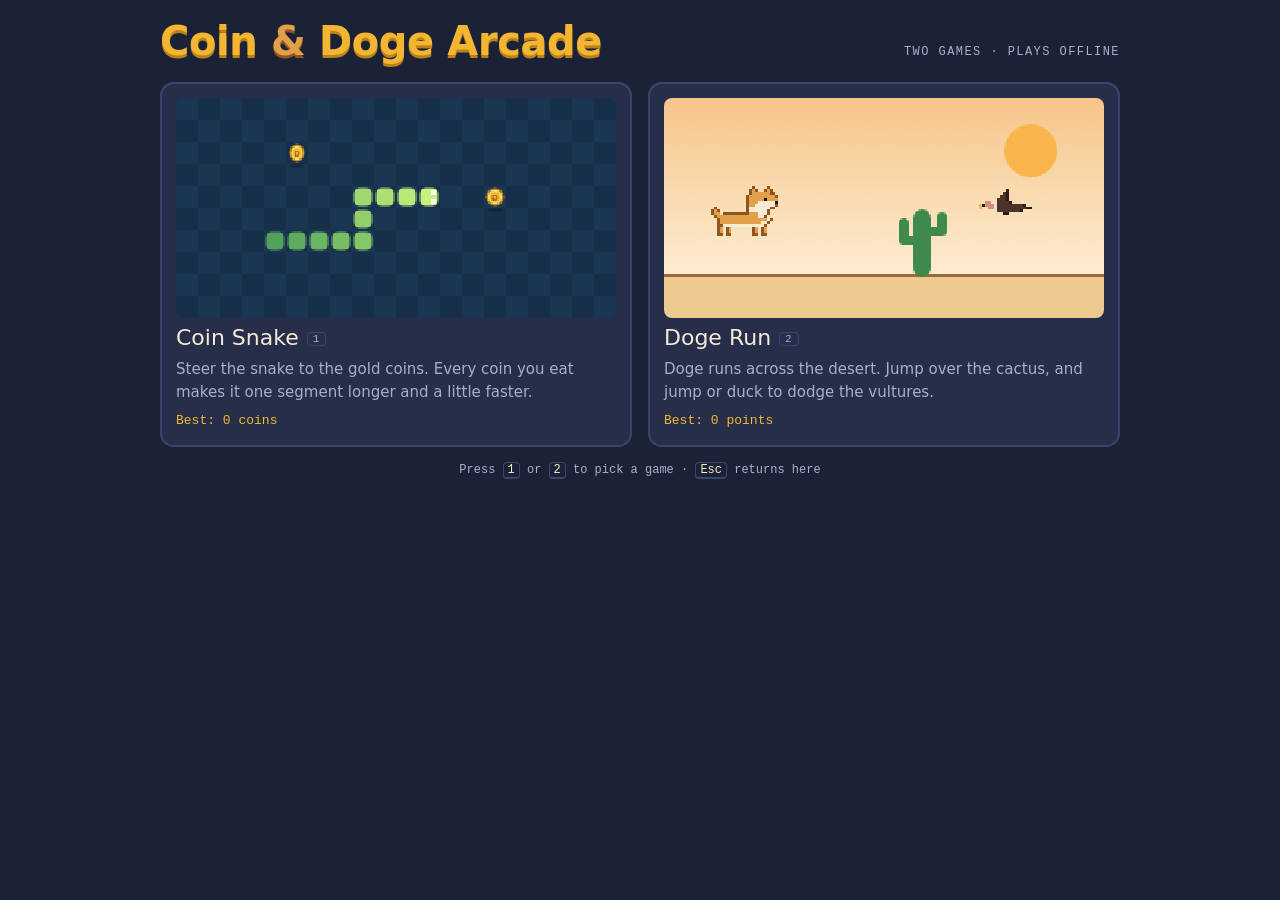
<file: games/index.html>
<!doctype html>
<html lang="en">
<head>
<meta charset="utf-8">
<meta name="viewport" content="width=device-width, initial-scale=1, viewport-fit=cover">
<title>Coin &amp; Doge Arcade</title>
<style>
/* Layout: one arcade-cabinet column. Marquee title on top, a single screen that swaps between the menu and the two games, controls below. */
:root {
  --cab: #1c2236;
  --panel: #262e4a;
  --line: #3a4570;
  --ink: #f4ead6;
  --muted: #a8afcb;
  --gold: #f2b632;
  --gold-deep: #b9821a;
  --doge: #e3a04a;
  --danger: #ff7a6b;
  --f-display: "Arial Black", "Helvetica Neue", Impact, system-ui, sans-serif;
  --f-ui: ui-monospace, "SFMono-Regular", Menlo, Consolas, "Liberation Mono", monospace;
  color-scheme: dark;
}
* { box-sizing: border-box; }
[hidden] { display: none !important; }
html, body { height: 100%; }
body {
  margin: 0;
  background: var(--cab);
  color: var(--ink);
  font: 15px/1.5 system-ui, -apple-system, "Segoe UI", Roboto, sans-serif;
  padding-inline: 16px;
  -webkit-tap-highlight-color: transparent;
}
.cab { max-width: 960px; margin: 0 auto; padding-block: 20px 32px; display: flex; flex-direction: column; gap: 20px; }

.marquee { display: flex; flex-wrap: wrap; align-items: baseline; justify-content: space-between; gap: 4px 16px; }
.marquee h1 {
  margin: 0;
  font-family: var(--f-display);
  font-size: clamp(26px, 5vw, 40px);
  line-height: 1.05;
  letter-spacing: -0.01em;
  color: var(--gold);
  text-wrap: balance;
  text-shadow: 0 3px 0 var(--gold-deep);
}
.marquee h1 .amp { color: var(--doge); text-shadow: 0 3px 0 #8f5420; }
.marquee .tag { margin: 0; font-family: var(--f-ui); font-size: 12px; letter-spacing: 0.12em; text-transform: uppercase; color: var(--muted); }

.screen { display: flex; flex-direction: column; gap: 14px; }

/* Menu */
.cards { display: grid; grid-template-columns: repeat(2, minmax(0, 1fr)); gap: 16px; }
@media (max-width: 640px) { .cards { grid-template-columns: minmax(0, 1fr); } }
.card {
  display: flex; flex-direction: column; gap: 8px;
  text-align: left; cursor: pointer;
  padding: 14px; border-radius: 14px;
  background: var(--panel); color: var(--ink);
  border: 2px solid var(--line);
  font: inherit;
  transition: transform .15s ease, border-color .15s ease;
}
.card:hover { transform: translateY(-2px); border-color: var(--gold); }
.card:focus-visible, button:focus-visible { outline: 3px solid var(--gold); outline-offset: 2px; }
.card canvas { width: 100%; height: auto; border-radius: 8px; display: block; image-rendering: pixelated; }
.card-title { font-family: var(--f-display); font-size: 22px; line-height: 1.1; }
.card-key { font-family: var(--f-ui); font-size: 11px; letter-spacing: .1em; color: var(--muted); border: 1px solid var(--line); border-radius: 4px; padding: 0 5px; margin-left: 8px; vertical-align: middle; }
.card-sub { color: var(--muted); }
.card-best { font-family: var(--f-ui); font-size: 13px; color: var(--gold); font-variant-numeric: tabular-nums; }

/* Game chrome */
.bar { display: flex; flex-wrap: wrap; align-items: center; justify-content: space-between; gap: 10px; }
.back, .ctl {
  font: 600 14px var(--f-ui);
  color: var(--ink); background: var(--panel);
  border: 2px solid var(--line); border-radius: 10px;
  padding: 6px 12px; cursor: pointer;
}
.back:hover, .ctl:hover { border-color: var(--gold); }
.stats { display: flex; flex-wrap: wrap; gap: 6px 18px; font-family: var(--f-ui); font-size: 13px; color: var(--muted); font-variant-numeric: tabular-nums; }
.stats b { color: var(--gold); font-size: 16px; margin-left: 4px; }

.stage { position: relative; border: 3px solid var(--line); border-radius: 12px; overflow: hidden; background: #000; }
.stage canvas { display: block; width: 100%; height: auto; touch-action: none; }
#snake .stage { width: 100%; max-width: 480px; margin-inline: auto; }

.overlay {
  position: absolute; inset: 0;
  display: flex; flex-direction: column; align-items: center; justify-content: center; gap: 8px;
  padding: 16px; text-align: center;
  background: rgba(20, 24, 40, .72);
}
.overlay h2 { margin: 0; font-family: var(--f-display); font-size: clamp(22px, 5vw, 34px); color: var(--gold); text-wrap: balance; }
.overlay p { margin: 0; max-width: 34ch; color: var(--ink); }
.overlay .doge-speak { font-family: "Comic Sans MS", "Comic Neue", "Chalkboard SE", cursive; color: var(--doge); font-size: 18px; }
.go {
  margin-top: 6px;
  font: 800 16px var(--f-ui); letter-spacing: .06em; text-transform: uppercase;
  color: #2a1c05; background: var(--gold);
  border: 0; border-radius: 10px; padding: 10px 22px; cursor: pointer;
  box-shadow: 0 4px 0 var(--gold-deep);
}
.go:active { transform: translateY(2px); box-shadow: 0 2px 0 var(--gold-deep); }

.hint { margin: 0; text-align: center; font-family: var(--f-ui); font-size: 12px; color: var(--muted); }
kbd { font-family: var(--f-ui); border: 1px solid var(--line); border-bottom-width: 2px; border-radius: 4px; padding: 0 4px; color: var(--ink); }

/* Touch controls (hidden on mouse + keyboard devices) */
.pad { display: grid; grid-template-columns: repeat(3, 64px); grid-template-rows: repeat(2, 56px); gap: 8px; justify-content: center; }
.pad button, .runpad button {
  font: 800 20px var(--f-ui); color: var(--ink);
  background: var(--panel); border: 2px solid var(--line); border-radius: 12px;
  touch-action: manipulation; user-select: none; -webkit-user-select: none;
}
.pad button:active, .runpad button:active, .runpad button.held { background: var(--line); }
.pad [data-dir="up"] { grid-column: 2; grid-row: 1; }
.pad [data-dir="left"] { grid-column: 1; grid-row: 2; }
.pad [data-dir="down"] { grid-column: 2; grid-row: 2; }
.pad [data-dir="right"] { grid-column: 3; grid-row: 2; }
.runpad { display: grid; grid-template-columns: 1fr 1fr; gap: 12px; }
.runpad button { height: 64px; font-size: 16px; letter-spacing: .08em; text-transform: uppercase; }
@media (hover: hover) and (pointer: fine) { .pad, .runpad { display: none; } }
</style>
</head>
<body>
<div class="cab">
  <header class="marquee">
    <h1>Coin <span class="amp">&amp;</span> Doge Arcade</h1>
    <p class="tag">Two games · plays offline</p>
  </header>

  <section id="menu" class="screen">
    <div class="cards">
      <button class="card" id="pick-snake" type="button">
        <canvas id="thumb-snake" width="300" height="150" aria-hidden="true"></canvas>
        <span class="card-title">Coin Snake<span class="card-key">1</span></span>
        <span class="card-sub">Steer the snake to the gold coins. Every coin you eat makes it one segment longer and a little faster.</span>
        <span class="card-best">Best: <span id="menu-best-snake">0</span> coins</span>
      </button>
      <button class="card" id="pick-runner" type="button">
        <canvas id="thumb-runner" width="300" height="150" aria-hidden="true"></canvas>
        <span class="card-title">Doge Run<span class="card-key">2</span></span>
        <span class="card-sub">Doge runs across the desert. Jump over the cactus, and jump or duck to dodge the vultures.</span>
        <span class="card-best">Best: <span id="menu-best-runner">0</span> points</span>
      </button>
    </div>
    <p class="hint">Press <kbd>1</kbd> or <kbd>2</kbd> to pick a game · <kbd>Esc</kbd> returns here</p>
  </section>

  <section id="snake" class="screen" hidden>
    <div class="bar">
      <button class="back" type="button" data-back>&lsaquo; Menu</button>
      <div class="stats">
        <span>Coins<b id="s-score">0</b></span>
        <span>Length<b id="s-len">3</b></span>
        <span>Best<b id="s-best">0</b></span>
      </div>
      <button class="ctl" type="button" id="s-pause">Pause</button>
    </div>
    <div class="stage">
      <canvas id="snake-canvas" width="480" height="480"></canvas>
      <div class="overlay" id="s-overlay">
        <h2 id="s-ov-title">Coin Snake</h2>
        <p id="s-ov-text">Eat the gold coins to grow. Hitting a wall or your own tail ends the run.</p>
        <button class="go" type="button" id="s-go">Start</button>
      </div>
    </div>
    <div class="pad">
      <button type="button" data-dir="up" aria-label="Up">&#9650;</button>
      <button type="button" data-dir="left" aria-label="Left">&#9664;</button>
      <button type="button" data-dir="down" aria-label="Down">&#9660;</button>
      <button type="button" data-dir="right" aria-label="Right">&#9654;</button>
    </div>
    <p class="hint"><kbd>&larr;</kbd><kbd>&uarr;</kbd><kbd>&darr;</kbd><kbd>&rarr;</kbd> or <kbd>WASD</kbd> to steer · <kbd>Space</kbd> to pause · swipe on touch screens</p>
  </section>

  <section id="runner" class="screen" hidden>
    <div class="bar">
      <button class="back" type="button" data-back>&lsaquo; Menu</button>
      <div class="stats">
        <span>Score<b id="r-score">0</b></span>
        <span>Best<b id="r-best">0</b></span>
      </div>
      <button class="ctl" type="button" id="r-pause">Pause</button>
    </div>
    <div class="stage">
      <canvas id="runner-canvas" width="900" height="270"></canvas>
      <div class="overlay" id="r-overlay">
        <h2 id="r-ov-title">Doge Run</h2>
        <p id="r-ov-text">Jump over cactus. Low vultures: jump. Middle vultures: duck. High vultures: stay on the ground.</p>
        <p class="doge-speak" id="r-ov-speak">such desert. very run. wow.</p>
        <button class="go" type="button" id="r-go">Start</button>
      </div>
    </div>
    <div class="runpad">
      <button type="button" id="r-duck">Duck</button>
      <button type="button" id="r-jump">Jump</button>
    </div>
    <p class="hint"><kbd>Space</kbd> or <kbd>&uarr;</kbd> to jump · hold <kbd>&darr;</kbd> to duck (or drop faster in the air) · <kbd>P</kbd> to pause · tap the screen to jump</p>
  </section>
</div>

<script>
(() => {
  "use strict";
  const $ = (s) => document.querySelector(s);

  // ---------- High scores (per browser; works offline) ----------
  const store = {
    get(k) { try { return Number(localStorage.getItem(k)) || 0; } catch (e) { return 0; } },
    set(k, v) { try { localStorage.setItem(k, String(v)); } catch (e) { /* storage blocked */ } },
  };

  // ---------- Pixel sprites ----------
  function makeSprite(rows, pal, s) {
    const c = document.createElement("canvas");
    c.width = rows[0].length * s;
    c.height = rows.length * s;
    const g = c.getContext("2d");
    rows.forEach((row, y) => {
      for (let x = 0; x < row.length; x++) {
        const col = pal[row[x]];
        if (col) { g.fillStyle = col; g.fillRect(x * s, y * s, s, s); }
      }
    });
    return c;
  }

  // Doge (shiba) facing right. o = fur, d = outline, c = cream, k = eye/nose
  const DOGE_PAL = { o: "#e3a04a", d: "#8f5420", c: "#f8ecd2", k: "#21140b" };
  const DOGE_TOP = [
    "...............d....d...",
    "..............dod..dod..",
    "..............doooooodd.",
    ".............doooooooood",
    ".............doooookoooo",
    ".............dooocccccck",
    ".............doocccccccd",
    "..d..........dcccccccdd.",
    ".dod.........dccccccd...",
    ".doo.dddddddddooocccd...",
    "..dooooooooooooooccd....",
    "...doooooooooooooooocd..",
    "...dooooooooooooooccd...",
    "...ddccccccccccccccd....",
  ];
  const LEGS_A = [
    "...do.do.......do.do....",
    "...do.do.......do.do....",
    "...dd.dd.......dd.dd....",
  ];
  const LEGS_B = [
    "...do.do.......do.do....",
    "..do...do.....do...do...",
    "..dd....dd...dd.....dd..",
  ];
  const DUCK_TOP = [
    ".....................d..d...",
    "....................doooooo.",
    "..d.................oooookoo",
    ".dod.dddddddddddddddooocccck",
    ".dooooooooooooooooooocccccd.",
    "..doooooooooooooooooocccdd..",
    "..ddcccccccccccccccccccd....",
  ];
  const DLEGS_A = [
    "..do.do...........do.do.....",
    "..dd.dd...........dd.dd.....",
  ];
  const DLEGS_B = [
    ".do...do.........do...do....",
    ".dd....dd.......dd.....dd...",
  ];

  // Vulture facing left. b = feathers, B = dark tips, w = ruff, p = bald head, y = beak, k = eye
  const VULT_PAL = { b: "#4a3328", B: "#2a1b14", w: "#eadfcd", p: "#d98a78", y: "#e7c25a", k: "#1a1a1a" };
  const VULT_UP = [
    ".........B........",
    "........bB........",
    ".......bbB........",
    "......bbbB........",
    "..pp.wbbbbB.......",
    "ykpppwbbbbbbbbbB..",
    "y..ppwbbbbbbbbbbBB",
    ".....wbbbbbbbbB...",
    "........BB........",
    "..................",
    "..................",
  ];
  const VULT_DOWN = [
    "..................",
    "..................",
    "..................",
    "..................",
    "..pp.wbbbb........",
    "ykpppwbbbbbbbbbB..",
    "y..ppwbbbbbbbbbbBB",
    ".....wbbbB........",
    ".......bbB........",
    "........bB........",
    ".........B........",
  ];

  function roundRect(ctx, x, y, w, h, r) {
    r = Math.min(r, w / 2, h / 2);
    ctx.beginPath();
    ctx.moveTo(x + r, y);
    ctx.arcTo(x + w, y, x + w, y + h, r);
    ctx.arcTo(x + w, y + h, x, y + h, r);
    ctx.arcTo(x, y + h, x, y, r);
    ctx.arcTo(x, y, x + w, y, r);
    ctx.closePath();
  }

  function drawCoin(ctx, cx, cy, r, spin) {
    const sx = Math.max(0.15, Math.abs(Math.cos(spin)));
    ctx.save();
    ctx.translate(cx, cy);
    ctx.fillStyle = "rgba(0,0,0,.25)";
    ctx.beginPath(); ctx.ellipse(0, r + 3, r * 0.8, r * 0.22, 0, 0, Math.PI * 2); ctx.fill();
    ctx.scale(sx, 1);
    ctx.fillStyle = "#b9821a";
    ctx.beginPath(); ctx.arc(0, 0, r, 0, Math.PI * 2); ctx.fill();
    ctx.fillStyle = "#f2b632";
    ctx.beginPath(); ctx.arc(0, 0, r - 2.5, 0, Math.PI * 2); ctx.fill();
    ctx.strokeStyle = "#ffdb74"; ctx.lineWidth = 1.5;
    ctx.beginPath(); ctx.arc(0, 0, r * 0.66, 0, Math.PI * 2); ctx.stroke();
    if (sx > 0.45) {
      ctx.fillStyle = "#8a5d0c";
      ctx.font = `bold ${Math.round(r * 1.05)}px Arial, sans-serif`;
      ctx.textAlign = "center"; ctx.textBaseline = "middle";
      ctx.fillText("Đ", 0, 1);
    }
    ctx.restore();
  }

  // ======================================================
  // Coin Snake
  // ======================================================
  const Snake = (() => {
    const cv = $("#snake-canvas"), ctx = cv.getContext("2d");
    const N = 20, C = cv.width / N;
    const DIRS = { up: { x: 0, y: -1 }, down: { x: 0, y: 1 }, left: { x: -1, y: 0 }, right: { x: 1, y: 0 } };
    const ov = $("#s-overlay"), ovTitle = $("#s-ov-title"), ovText = $("#s-ov-text"), goBtn = $("#s-go"), pauseBtn = $("#s-pause");
    let body, dir, queue, coin, score, step, acc = 0, last = 0, t = 0, raf = 0;
    let state = "ready"; // ready | play | paused | over
    let best = store.get("cda.snake");
    let sparks = [];

    function reset() {
      body = [{ x: 7, y: 10 }, { x: 6, y: 10 }, { x: 5, y: 10 }];
      dir = DIRS.right; queue = []; score = 0; step = 150; acc = 0; sparks = [];
      placeCoin(); hud();
    }
    function placeCoin() {
      const free = [];
      for (let y = 0; y < N; y++) for (let x = 0; x < N; x++)
        if (!body.some((s) => s.x === x && s.y === y)) free.push({ x, y });
      coin = free.length ? free[Math.floor(Math.random() * free.length)] : null;
    }
    function hud() {
      $("#s-score").textContent = score;
      $("#s-len").textContent = body.length;
      $("#s-best").textContent = best;
    }
    function showOverlay(title, text, btn) {
      ovTitle.textContent = title; ovText.textContent = text; goBtn.textContent = btn; ov.hidden = false;
    }
    function start() {
      if (state === "over" || state === "ready") reset();
      state = "play"; ov.hidden = true; pauseBtn.textContent = "Pause";
    }
    function pause() {
      if (state === "play") { state = "paused"; pauseBtn.textContent = "Resume"; showOverlay("Paused", `${score} coins so far.`, "Resume"); }
      else if (state === "paused") { state = "play"; pauseBtn.textContent = "Pause"; ov.hidden = true; }
    }
    function turn(name) {
      const d = DIRS[name];
      if (!d) return;
      if (state === "ready" || state === "over") { start(); }
      if (state !== "play") return;
      const ref = queue.length ? queue[queue.length - 1] : dir;
      if ((d.x === -ref.x && d.y === -ref.y) || (d.x === ref.x && d.y === ref.y)) return;
      if (queue.length < 3) queue.push(d);
    }
    function die(msg) {
      state = "over";
      if (score > best) { best = score; store.set("cda.snake", best); }
      hud();
      showOverlay("Game over", `${msg} You ate ${score} coin${score === 1 ? "" : "s"} and grew to ${body.length} segments.`, "Play again");
    }
    function tick() {
      if (queue.length) dir = queue.shift();
      const h = { x: body[0].x + dir.x, y: body[0].y + dir.y };
      if (h.x < 0 || h.y < 0 || h.x >= N || h.y >= N) return die("You hit the wall.");
      const eating = coin && h.x === coin.x && h.y === coin.y;
      const check = eating ? body : body.slice(0, -1);
      if (check.some((s) => s.x === h.x && s.y === h.y)) return die("You bit your own tail.");
      body.unshift(h);
      if (eating) {
        score++;
        step = Math.max(65, 150 - score * 3);
        for (let i = 0; i < 12; i++) {
          const a = Math.random() * Math.PI * 2, v = 40 + Math.random() * 90;
          sparks.push({ x: h.x * C + C / 2, y: h.y * C + C / 2, vx: Math.cos(a) * v, vy: Math.sin(a) * v, life: 1, text: i === 0 ? "+1" : null });
        }
        placeCoin();
        if (!coin) { hud(); state = "over"; best = Math.max(best, score); store.set("cda.snake", best); showOverlay("You win!", "The snake fills the whole board. Every coin collected.", "Play again"); return; }
      } else {
        body.pop();
      }
      hud();
    }

    function draw() {
      for (let y = 0; y < N; y++) for (let x = 0; x < N; x++) {
        ctx.fillStyle = (x + y) % 2 ? "#17304a" : "#1a3653";
        ctx.fillRect(x * C, y * C, C, C);
      }
      if (coin) drawCoin(ctx, coin.x * C + C / 2, coin.y * C + C / 2, C * 0.38, t / 260);

      const n = body.length;
      for (let i = n - 1; i >= 0; i--) {
        const s = body[i], k = n > 1 ? i / (n - 1) : 0;
        const r = Math.round(200 - k * 120), g = Math.round(242 - k * 80), b = Math.round(122 - k * 30);
        ctx.fillStyle = state === "over" && i === 0 ? "#ff7a6b" : `rgb(${r},${g},${b})`;
        const inset = i === 0 ? 1 : 2.5;
        roundRect(ctx, s.x * C + inset, s.y * C + inset, C - inset * 2, C - inset * 2, i === 0 ? 8 : 6);
        ctx.fill();
      }
      // Eyes on the head, looking where it's going
      const hd = body[0], cx = hd.x * C + C / 2, cy = hd.y * C + C / 2;
      const px = -dir.y, py = dir.x;
      for (const side of [-1, 1]) {
        const ex = cx + dir.x * 4 + px * side * 5, ey = cy + dir.y * 4 + py * side * 5;
        ctx.fillStyle = "#fff"; ctx.beginPath(); ctx.arc(ex, ey, 3.6, 0, Math.PI * 2); ctx.fill();
        ctx.fillStyle = "#14202e"; ctx.beginPath(); ctx.arc(ex + dir.x * 1.3, ey + dir.y * 1.3, 1.9, 0, Math.PI * 2); ctx.fill();
      }

      for (const p of sparks) {
        ctx.globalAlpha = Math.max(0, p.life);
        if (p.text) {
          ctx.fillStyle = "#ffdb74"; ctx.font = "bold 18px ui-monospace, Menlo, monospace";
          ctx.textAlign = "center"; ctx.fillText(p.text, p.x, p.y - (1 - p.life) * 30);
        } else {
          ctx.fillStyle = "#f2b632"; ctx.fillRect(p.x - 2, p.y - 2, 4, 4);
        }
      }
      ctx.globalAlpha = 1;
    }

    function frame(ts) {
      raf = requestAnimationFrame(frame);
      const dt = Math.min(100, ts - (last || ts)); last = ts; t += dt;
      if (state === "play") {
        acc += dt;
        while (acc >= step && state === "play") { acc -= step; tick(); }
      }
      for (const p of sparks) { p.life -= dt / 600; if (!p.text) { p.x += p.vx * dt / 1000; p.y += p.vy * dt / 1000; } }
      sparks = sparks.filter((p) => p.life > 0);
      draw();
    }

    // Swipe
    let sx = 0, sy = 0;
    cv.addEventListener("touchstart", (e) => { const tt = e.changedTouches[0]; sx = tt.clientX; sy = tt.clientY; }, { passive: true });
    cv.addEventListener("touchend", (e) => {
      const tt = e.changedTouches[0], dx = tt.clientX - sx, dy = tt.clientY - sy;
      if (Math.max(Math.abs(dx), Math.abs(dy)) < 20) return;
      turn(Math.abs(dx) > Math.abs(dy) ? (dx > 0 ? "right" : "left") : (dy > 0 ? "down" : "up"));
    }, { passive: true });
    document.querySelectorAll(".pad [data-dir]").forEach((b) =>
      b.addEventListener("pointerdown", (e) => { e.preventDefault(); turn(b.dataset.dir); }));
    goBtn.addEventListener("click", () => (state === "paused" ? pause() : start()));
    pauseBtn.addEventListener("click", pause);

    const KEYS = { ArrowUp: "up", KeyW: "up", ArrowDown: "down", KeyS: "down", ArrowLeft: "left", KeyA: "left", ArrowRight: "right", KeyD: "right" };
    reset();
    return {
      enter() { last = 0; hud(); if (state === "play") pause(); raf = requestAnimationFrame(frame); },
      leave() { if (state === "play") pause(); cancelAnimationFrame(raf); },
      blur() { if (state === "play") pause(); },
      keydown(e) {
        if (KEYS[e.code]) { e.preventDefault(); turn(KEYS[e.code]); }
        else if (e.code === "Space" || e.code === "KeyP") { e.preventDefault(); if (state === "play" || state === "paused") pause(); else start(); }
        else if (e.code === "Enter" && state !== "play") { e.preventDefault(); state === "paused" ? pause() : start(); }
      },
      keyup() {},
      best: () => best,
    };
  })();

  // ======================================================
  // Doge Run
  // ======================================================
  const Runner = (() => {
    const cv = $("#runner-canvas"), ctx = cv.getContext("2d");
    const W = cv.width, H = cv.height, GY = 232, S = 3, DX = 70, G = 2600, JV = 860;
    const sprites = {
      run: [makeSprite(DOGE_TOP.concat(LEGS_A), DOGE_PAL, S), makeSprite(DOGE_TOP.concat(LEGS_B), DOGE_PAL, S)],
      duck: [makeSprite(DUCK_TOP.concat(DLEGS_A), DOGE_PAL, S), makeSprite(DUCK_TOP.concat(DLEGS_B), DOGE_PAL, S)],
      vult: [makeSprite(VULT_UP, VULT_PAL, S), makeSprite(VULT_DOWN, VULT_PAL, S)],
    };
    const STAND_H = sprites.run[0].height, DUCK_H = sprites.duck[0].height;
    const ov = $("#r-overlay"), ovTitle = $("#r-ov-title"), ovText = $("#r-ov-text"), ovSpeak = $("#r-ov-speak"), goBtn = $("#r-go"), pauseBtn = $("#r-pause");
    const SPEAK = ["wow", "such jump", "much speed", "very desert", "so cactus", "many points", "amaze", "much run", "very doge", "so fast"];
    const FAIL = ["much fail. very cactus.", "such ouch. wow.", "so pointy. many sad.", "very bonk. much retry."];
    const SPEAK_COL = ["#d6336c", "#1c7ed6", "#2b8a3e", "#e8590c", "#7048e8"];

    let state = "ready"; // ready | play | paused | over
    let h, vy, onGround, down, obs, speed, dist, next, pops, milestone, anim, t = 0, last = 0, raf = 0, shake = 0;
    let best = store.get("cda.doge");
    const score = () => Math.floor(dist / 30);

    function reset() {
      h = 0; vy = 0; onGround = true; obs = []; speed = 400; dist = 0; next = 520; pops = []; milestone = 0; anim = 0; shake = 0;
      hud();
    }
    function hud() { $("#r-score").textContent = score(); $("#r-best").textContent = best; }
    function pop(text, x = DX + 60, y = GY - 110) {
      pops.push({ text, x, y, life: 1, col: SPEAK_COL[Math.floor(Math.random() * SPEAK_COL.length)] });
    }
    function showOverlay(title, text, speak, btn) {
      ovTitle.textContent = title; ovText.textContent = text; ovSpeak.textContent = speak; goBtn.textContent = btn; ov.hidden = false;
    }
    function start() {
      if (state === "over" || state === "ready") { reset(); pop("wow"); }
      state = "play"; ov.hidden = true; pauseBtn.textContent = "Pause";
    }
    function pause() {
      if (state === "play") { state = "paused"; pauseBtn.textContent = "Resume"; showOverlay("Paused", `Score ${score()}.`, "such wait.", "Resume"); }
      else if (state === "paused") { state = "play"; pauseBtn.textContent = "Pause"; ov.hidden = true; }
    }
    function jump() {
      if (state !== "play") { if (state === "paused") pause(); else start(); return; }
      if (onGround) { vy = JV; onGround = false; }
    }
    function setDuck(v) { down = v; $("#r-duck").classList.toggle("held", v); }

    function spawn() {
      const sc = score();
      if (sc > 150 && Math.random() < 0.3) {
        const lv = [GY - 34, GY - 64, GY - 125][Math.floor(Math.random() * 3)];
        obs.push({ t: "v", x: W + 20, y: lv, w: sprites.vult[0].width });
      } else {
        const big = Math.random() < 0.45;
        const n = sc < 80 ? 1 : 1 + Math.floor(Math.random() * (big ? 2 : 3));
        const parts = []; let dx = 0;
        for (let i = 0; i < n; i++) {
          const w = big ? 30 : 22, ph = big ? 54 + Math.random() * 10 : 36 + Math.random() * 8;
          parts.push({ dx, w, h: ph, a: 0.3 + Math.random() * 0.3, b: 0.2 + Math.random() * 0.3, la: Math.random() < 0.85, ra: Math.random() < 0.85 });
          dx += w + 3;
        }
        obs.push({ t: "c", x: W + 20, parts, w: dx });
      }
      next = speed * 0.72 + 200 + Math.random() * speed * 0.9;
    }

    function dogeBoxes() {
      if (down && onGround) return [{ x: DX + 6, y: GY - 22, w: 74, h: 20 }];
      const y = GY - STAND_H - h;
      return [{ x: DX + 6, y: y + 28, w: 52, h: 20 }, { x: DX + 40, y: y + 4, w: 30, h: 22 }];
    }
    function obsBoxes(o) {
      if (o.t === "v") return [{ x: o.x + 3, y: o.y + 12, w: o.w - 6, h: 12 }];
      return o.parts.map((p) => ({ x: o.x + p.dx + 3, y: GY - p.h + 3, w: p.w - 6, h: p.h - 3 }));
    }
    const overlap = (a, b) => a.x < b.x + b.w && a.x + a.w > b.x && a.y < b.y + b.h && a.y + a.h > b.y;

    function crash() {
      state = "over"; shake = 1;
      const sc = score();
      const record = sc > best;
      if (record) { best = sc; store.set("cda.doge", best); }
      hud();
      showOverlay(record ? "New best!" : "Game over", `Score ${sc}${record ? "" : ` · best ${best}`}.`,
        FAIL[Math.floor(Math.random() * FAIL.length)], "Run again");
    }

    function update(dt) {
      speed = Math.min(1050, speed + 9 * dt);
      dist += speed * dt;
      anim += dt * (speed / 40);

      if (!onGround) {
        vy -= G * dt * (down ? 3 : 1);
        h += vy * dt;
        if (h <= 0) { h = 0; vy = 0; onGround = true; }
      }

      for (const o of obs) o.x -= (speed + (o.t === "v" ? 70 : 0)) * dt;
      obs = obs.filter((o) => o.x + o.w > -20);
      next -= speed * dt;
      if (next <= 0) spawn();

      const sc = score();
      if (Math.floor(sc / 100) > milestone) {
        milestone = Math.floor(sc / 100);
        pop(SPEAK[Math.floor(Math.random() * SPEAK.length)], 280 + Math.random() * 380, 50 + Math.random() * 60);
      }

      const db = dogeBoxes();
      for (const o of obs) for (const b of obsBoxes(o)) for (const d of db) if (overlap(b, d)) { crash(); return; }
      hud();
    }

    // ---- drawing ----
    const MESAS = [[0, 140, 46], [120, 70, 70], [260, 180, 38], [470, 90, 62], [600, 160, 30], [780, 100, 54]];
    function drawCactus(x, p) {
      x = Math.round(x);
      const tw = Math.round(p.w * 0.46), tx = Math.round(x + (p.w - tw) / 2), top = Math.round(GY - p.h);
      const aw = Math.max(5, Math.round(tw * 0.6));
      ctx.fillStyle = "#3d8a4c";
      roundRect(ctx, tx, top, tw, p.h + 2, tw / 2); ctx.fill();
      if (p.la) {
        const ay = Math.round(GY - p.h * p.a), ah = Math.round(p.h * 0.28);
        ctx.fillRect(x, ay, tx - x + 1, aw);
        roundRect(ctx, x, ay - ah, aw, ah + aw, aw / 2); ctx.fill();
      }
      if (p.ra) {
        const ay = Math.round(GY - p.h * (p.b + 0.25)), ah = Math.round(p.h * 0.22);
        ctx.fillRect(tx + tw - 1, ay, x + p.w - (tx + tw) + 1, aw);
        roundRect(ctx, x + p.w - aw, ay - ah, aw, ah + aw, aw / 2); ctx.fill();
      }
      ctx.fillStyle = "#62b36d"; ctx.fillRect(tx + 2, top + 5, 2, p.h - 8);
      ctx.fillStyle = "#2b6b39"; ctx.fillRect(tx + tw - 4, top + 6, 2, p.h - 8);
      ctx.fillStyle = "#1f4f2a";
      for (let yy = top + 8; yy < GY - 4; yy += 9) { ctx.fillRect(tx - 1, yy, 2, 1); ctx.fillRect(tx + tw - 1, yy + 4, 2, 1); }
    }

    function draw() {
      ctx.save();
      if (shake > 0) ctx.translate((Math.random() - 0.5) * 8 * shake, (Math.random() - 0.5) * 6 * shake);

      const sky = ctx.createLinearGradient(0, 0, 0, GY);
      sky.addColorStop(0, "#f6c58a"); sky.addColorStop(1, "#fdecd0");
      ctx.fillStyle = sky; ctx.fillRect(-10, -10, W + 20, GY + 10);

      ctx.fillStyle = "#fbe2a6"; ctx.beginPath(); ctx.arc(770, 68, 42, 0, Math.PI * 2); ctx.fill();
      ctx.fillStyle = "#f9b54c"; ctx.beginPath(); ctx.arc(770, 68, 32, 0, Math.PI * 2); ctx.fill();

      // Clouds (slow)
      ctx.fillStyle = "rgba(255,255,255,.8)";
      for (let i = 0; i < 3; i++) {
        const cx = ((i * 340 - (dist * 0.05)) % (W + 200) + W + 200) % (W + 200) - 100, cy = 40 + i * 22;
        roundRect(ctx, cx, cy, 70, 14, 7); ctx.fill();
        roundRect(ctx, cx + 18, cy - 9, 38, 14, 7); ctx.fill();
      }

      // Far mesas (parallax)
      const off = (dist * 0.12) % W;
      ctx.fillStyle = "#e7b384";
      for (const rep of [0, W]) for (const [mx, mw, mh] of MESAS) {
        const x0 = mx - off + rep;
        ctx.beginPath();
        ctx.moveTo(x0, GY); ctx.lineTo(x0 + 14, GY - mh); ctx.lineTo(x0 + mw - 14, GY - mh); ctx.lineTo(x0 + mw, GY); ctx.fill();
      }

      // Ground
      ctx.fillStyle = "#ecc98f"; ctx.fillRect(-10, GY, W + 20, H - GY + 10);
      ctx.fillStyle = "#9c6b35"; ctx.fillRect(-10, GY, W + 20, 2);
      ctx.fillStyle = "#b88a52";
      for (let i = 0; i < 40; i++) {
        const px = (((i * 97.3) - dist) % W + W) % W;
        ctx.fillRect(Math.round(px), GY + 6 + ((i * 53) % 26), 2 + (i % 3) * 2, 2);
      }

      for (const o of obs) {
        if (o.t === "c") for (const p of o.parts) drawCactus(o.x + p.dx, p);
        else ctx.drawImage(sprites.vult[Math.floor(t / 180) % 2], Math.round(o.x), Math.round(o.y));
      }

      // Doge
      const legs = onGround && state === "play" ? Math.floor(anim / 6) % 2 : 0;
      if (down && onGround) {
        ctx.drawImage(sprites.duck[legs], DX, GY - DUCK_H + 1);
      } else {
        ctx.fillStyle = "rgba(90,55,20,.18)";
        ctx.beginPath(); ctx.ellipse(DX + 36, GY + 3, Math.max(12, 30 - h * 0.12), 4, 0, 0, Math.PI * 2); ctx.fill();
        ctx.drawImage(sprites.run[legs], DX, Math.round(GY - STAND_H - h + 1));
      }

      // Doge-speak popups
      for (const p of pops) {
        ctx.globalAlpha = Math.max(0, Math.min(1, p.life * 1.6));
        ctx.fillStyle = p.col;
        ctx.font = 'bold 24px "Comic Sans MS", "Comic Neue", "Chalkboard SE", cursive';
        ctx.textAlign = "center";
        ctx.fillText(p.text, p.x, p.y - (1 - p.life) * 30);
      }
      ctx.globalAlpha = 1;

      // Score readout
      ctx.font = "bold 18px ui-monospace, Menlo, Consolas, monospace";
      ctx.textAlign = "right"; ctx.fillStyle = "#6b4423";
      ctx.fillText(`HI ${String(best).padStart(5, "0")}   ${String(score()).padStart(5, "0")}`, W - 18, 30);
      ctx.restore();
    }

    function frame(ts) {
      raf = requestAnimationFrame(frame);
      const dt = Math.min(0.05, (ts - (last || ts)) / 1000); last = ts; t += dt * 1000;
      if (state === "play") update(dt);
      for (const p of pops) p.life -= dt / 1.6;
      pops = pops.filter((p) => p.life > 0);
      if (shake > 0) shake = Math.max(0, shake - dt * 3);
      draw();
    }

    cv.addEventListener("pointerdown", (e) => { e.preventDefault(); jump(); });
    $("#r-jump").addEventListener("pointerdown", (e) => { e.preventDefault(); jump(); });
    const duckBtn = $("#r-duck");
    duckBtn.addEventListener("pointerdown", (e) => { e.preventDefault(); setDuck(true); });
    for (const ev of ["pointerup", "pointerleave", "pointercancel"]) duckBtn.addEventListener(ev, () => setDuck(false));
    goBtn.addEventListener("click", () => (state === "paused" ? pause() : start()));
    pauseBtn.addEventListener("click", pause);

    reset();
    return {
      enter() { last = 0; hud(); if (state === "play") pause(); raf = requestAnimationFrame(frame); },
      leave() { if (state === "play") pause(); setDuck(false); cancelAnimationFrame(raf); },
      blur() { if (state === "play") pause(); setDuck(false); },
      keydown(e) {
        if (e.code === "Space" || e.code === "ArrowUp" || e.code === "KeyW") { e.preventDefault(); jump(); }
        else if (e.code === "ArrowDown" || e.code === "KeyS") { e.preventDefault(); setDuck(true); }
        else if (e.code === "KeyP") { e.preventDefault(); pause(); }
        else if (e.code === "Enter" && state !== "play") { e.preventDefault(); state === "paused" ? pause() : start(); }
      },
      keyup(e) { if (e.code === "ArrowDown" || e.code === "KeyS") setDuck(false); },
      best: () => best,
      sprites,
    };
  })();

  // ======================================================
  // Menu thumbnails
  // ======================================================
  function drawThumbs() {
    const a = $("#thumb-snake").getContext("2d"), N = 10, C = 15;
    for (let y = 0; y < N; y++) for (let x = 0; x < 20; x++) { a.fillStyle = (x + y) % 2 ? "#17304a" : "#1a3653"; a.fillRect(x * C, y * C, C, C); }
    const path = [[4, 6], [5, 6], [6, 6], [7, 6], [8, 6], [8, 5], [8, 4], [9, 4], [10, 4], [11, 4]].reverse();
    path.forEach(([x, y], i) => {
      const k = i / (path.length - 1);
      a.fillStyle = `rgb(${Math.round(200 - k * 120)},${Math.round(242 - k * 80)},${Math.round(122 - k * 30)})`;
      roundRect(a, x * C + 1.5, y * C + 1.5, C - 3, C - 3, 4); a.fill();
    });
    a.fillStyle = "#fff"; a.fillRect(11 * C + 9, 4 * C + 3, 3, 3); a.fillRect(11 * C + 9, 4 * C + 9, 3, 3);
    drawCoin(a, 14 * C + C / 2, 4 * C + C / 2, 6, 0);
    drawCoin(a, 5 * C + C / 2, 2 * C + C / 2, 6, 0.6);

    const b = $("#thumb-runner").getContext("2d"), gy = 120;
    const sky = b.createLinearGradient(0, 0, 0, gy); sky.addColorStop(0, "#f6c58a"); sky.addColorStop(1, "#fdecd0");
    b.fillStyle = sky; b.fillRect(0, 0, 300, gy);
    b.fillStyle = "#f9b54c"; b.beginPath(); b.arc(250, 36, 18, 0, Math.PI * 2); b.fill();
    b.fillStyle = "#ecc98f"; b.fillRect(0, gy, 300, 30);
    b.fillStyle = "#9c6b35"; b.fillRect(0, gy, 300, 2);
    const dog = Runner.sprites.run[0];
    b.drawImage(dog, 30, gy - dog.height / 3 * 2 - 26, dog.width / 3 * 2, dog.height / 3 * 2);
    // simple cactus
    b.fillStyle = "#3d8a4c";
    roundRect(b, 170, gy - 44, 12, 46, 6); b.fill();
    b.fillRect(162, gy - 26, 10, 6); roundRect(b, 160, gy - 38, 7, 18, 3.5); b.fill();
    b.fillRect(181, gy - 32, 9, 6); roundRect(b, 186, gy - 42, 7, 16, 3.5); b.fill();
    const v = Runner.sprites.vult[0];
    b.drawImage(v, 215, 62, v.width / 3 * 2, v.height / 3 * 2);
  }

  // ======================================================
  // Screen switching + input routing
  // ======================================================
  const games = { snake: Snake, runner: Runner };
  let active = null;
  function show(id) {
    if (active) active.leave();
    for (const s of ["menu", "snake", "runner"]) $("#" + s).hidden = s !== id;
    active = games[id] || null;
    if (active) active.enter();
    $("#menu-best-snake").textContent = Snake.best();
    $("#menu-best-runner").textContent = Runner.best();
  }
  $("#pick-snake").addEventListener("click", () => show("snake"));
  $("#pick-runner").addEventListener("click", () => show("runner"));
  document.querySelectorAll("[data-back]").forEach((b) => b.addEventListener("click", () => show("menu")));

  window.addEventListener("keydown", (e) => {
    if (e.code === "Escape") { show("menu"); return; }
    if (!active) {
      if (e.key === "1") show("snake");
      else if (e.key === "2") show("runner");
      return;
    }
    if (e.target instanceof HTMLButtonElement && (e.code === "Space" || e.code === "Enter")) e.preventDefault();
    active.keydown(e);
  });
  window.addEventListener("keyup", (e) => { if (active) active.keyup(e); });
  window.addEventListener("blur", () => { if (active) active.blur(); });
  document.addEventListener("visibilitychange", () => { if (document.hidden && active) active.blur(); });

  drawThumbs();
  show("menu");
})();
</script>
</body>
</html>
</file>
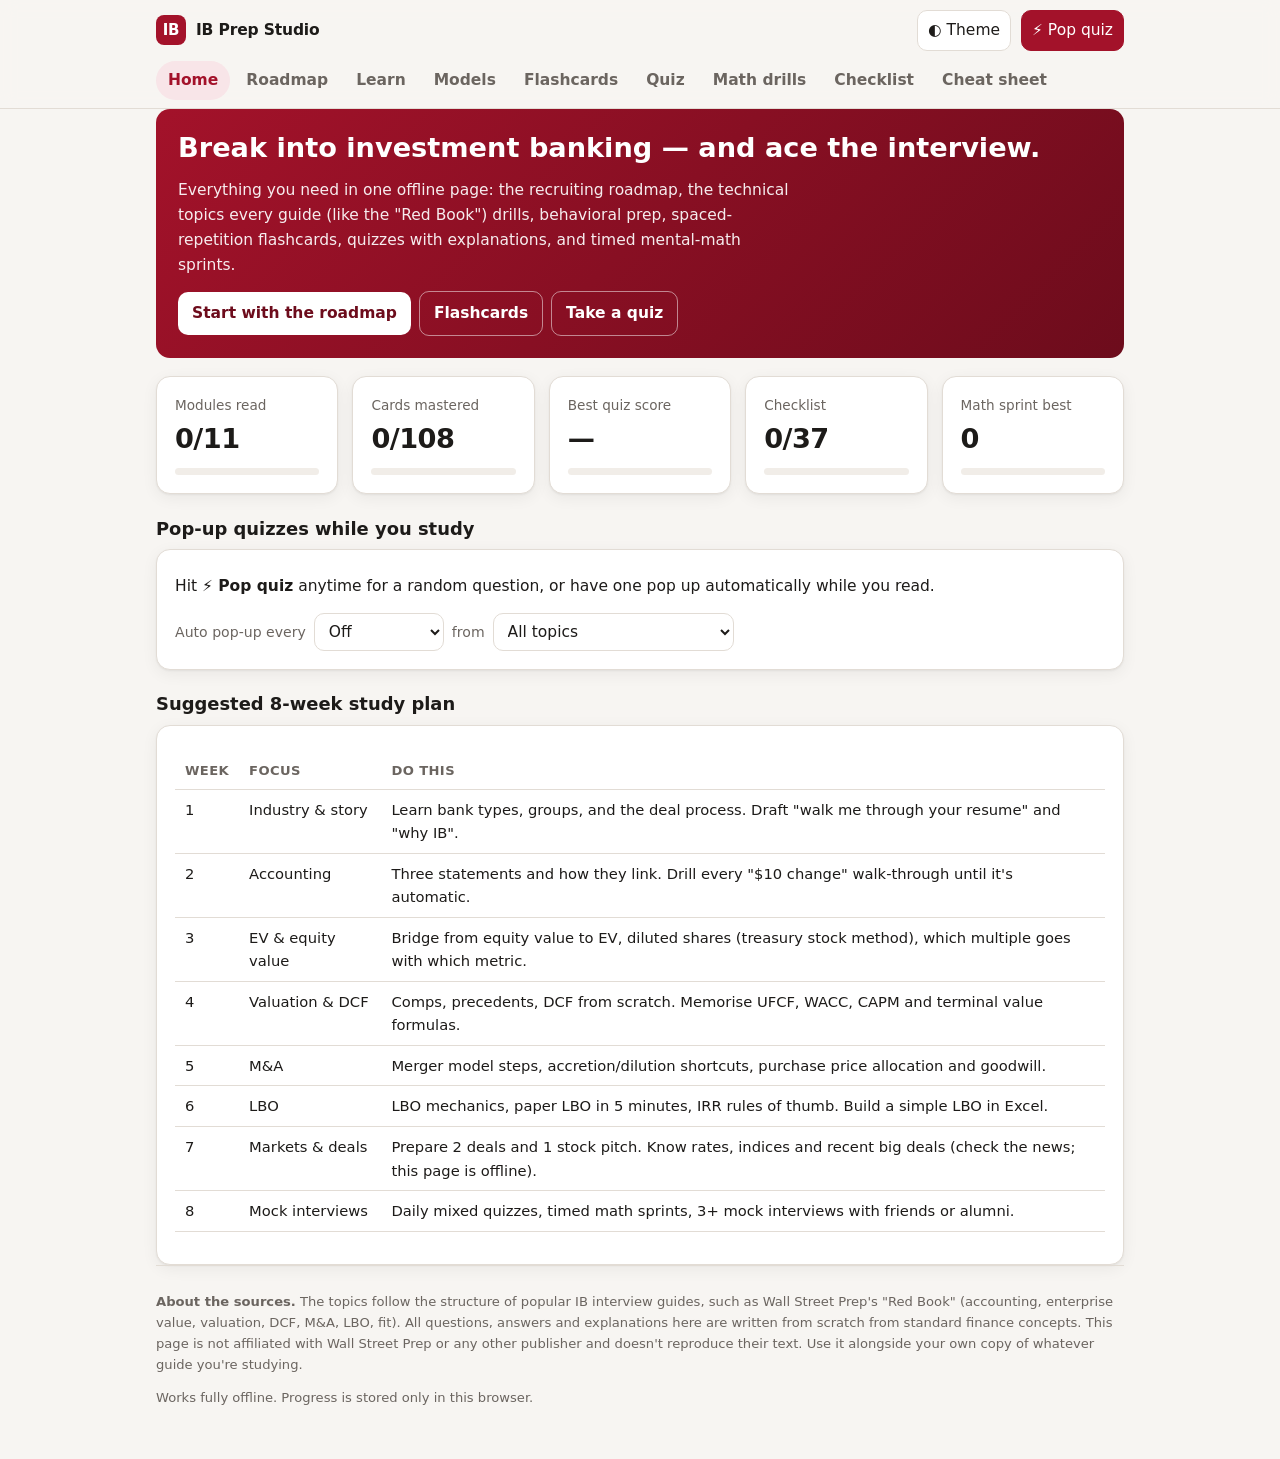
<file: ib-prep/index.html>
<!doctype html>
<html lang="en">
<head>
<meta charset="utf-8">
<meta name="viewport" content="width=device-width, initial-scale=1">
<title>IB Prep Studio</title>
<meta name="description" content="Offline study guide for breaking into investment banking: roadmap, technicals, flashcards, quizzes and mental-math drills.">
<style>
:root{
  --bg:#f7f5f2; --surface:#ffffff; --surface-2:#f1ede8; --text:#1d1b19; --muted:#6b6560;
  --border:#e2dcd5; --accent:#a3122a; --accent-2:#c7354b; --accent-soft:#f8e5e8;
  --good:#1f7a4d; --good-soft:#e2f3ea; --bad:#b42318; --bad-soft:#fde8e6; --warn:#9a6700; --warn-soft:#fff4d6;
  --shadow:0 1px 2px rgba(0,0,0,.05),0 4px 16px rgba(0,0,0,.06);
  --radius:14px;
  --mono:ui-monospace,SFMono-Regular,Menlo,Consolas,monospace;
}
@media (prefers-color-scheme: dark){
  :root:not([data-theme="light"]){
    --bg:#141213; --surface:#1d1b1c; --surface-2:#262324; --text:#f1ece8; --muted:#a8a09a;
    --border:#38332f; --accent:#e0566c; --accent-2:#f07a8c; --accent-soft:#3a1e24;
    --good:#4cc38a; --good-soft:#173326; --bad:#f2786b; --bad-soft:#3a1d1a; --warn:#e8b64c; --warn-soft:#3a2f14;
    --shadow:0 1px 2px rgba(0,0,0,.4),0 4px 16px rgba(0,0,0,.35);
  }
}
:root[data-theme="dark"]{
  --bg:#141213; --surface:#1d1b1c; --surface-2:#262324; --text:#f1ece8; --muted:#a8a09a;
  --border:#38332f; --accent:#e0566c; --accent-2:#f07a8c; --accent-soft:#3a1e24;
  --good:#4cc38a; --good-soft:#173326; --bad:#f2786b; --bad-soft:#3a1d1a; --warn:#e8b64c; --warn-soft:#3a2f14;
  --shadow:0 1px 2px rgba(0,0,0,.4),0 4px 16px rgba(0,0,0,.35);
}
*{box-sizing:border-box}
html{-webkit-text-size-adjust:100%}
body{margin:0;background:var(--bg);color:var(--text);font:15.5px/1.6 system-ui,-apple-system,"Segoe UI",Roboto,"Helvetica Neue",Arial,sans-serif}
a{color:var(--accent)}
code,.mono{font-family:var(--mono);font-size:.92em}
h1,h2,h3,h4{line-height:1.25;margin:0 0 .5em}
h2{font-size:1.45rem}
h3{font-size:1.12rem;margin-top:1.3em}
p{margin:.4em 0 .9em}
ul,ol{padding-left:1.25em;margin:.3em 0 1em}
li{margin:.25em 0}
button{font:inherit;color:inherit}
.wrap{max-width:1000px;margin:0 auto;padding:0 16px}

/* header */
header.top{position:sticky;top:0;z-index:20;background:var(--bg);background:color-mix(in srgb,var(--bg) 88%,transparent);backdrop-filter:blur(8px);border-bottom:1px solid var(--border)}
.bar{display:flex;align-items:center;gap:10px;padding:10px 0}
.brand{display:flex;align-items:center;gap:10px;font-weight:700;letter-spacing:-.01em;margin-right:auto;min-width:0}
.logo{width:30px;height:30px;border-radius:8px;background:var(--accent);color:#fff;display:grid;place-items:center;font-size:15px;flex:none}
.brand span{white-space:nowrap;overflow:hidden;text-overflow:ellipsis}
.iconbtn{border:1px solid var(--border);background:var(--surface);border-radius:10px;padding:7px 10px;cursor:pointer;white-space:nowrap}
.iconbtn:hover{border-color:var(--accent)}
.popbtn{background:var(--accent);color:#fff;border-color:var(--accent)}
.popbtn:hover{background:var(--accent-2)}
nav.tabs{display:flex;gap:4px;overflow-x:auto;padding:0 0 8px;scrollbar-width:none}
nav.tabs::-webkit-scrollbar{display:none}
nav.tabs button{border:0;background:transparent;padding:7px 12px;border-radius:999px;cursor:pointer;white-space:nowrap;color:var(--muted);font-weight:550}
nav.tabs button[aria-selected="true"]{background:var(--accent-soft);color:var(--accent)}
nav.tabs button:hover{color:var(--text)}

main{padding:22px 0 80px}
section.view{display:none}
section.view.active{display:block}

.card{background:var(--surface);border:1px solid var(--border);border-radius:var(--radius);padding:18px;box-shadow:var(--shadow)}
.grid{display:grid;gap:14px}
.g2{grid-template-columns:repeat(auto-fit,minmax(260px,1fr))}
.g4{grid-template-columns:repeat(auto-fit,minmax(170px,1fr))}
.muted{color:var(--muted)}
.small{font-size:.88rem}
.pill{display:inline-block;padding:2px 9px;border-radius:999px;background:var(--surface-2);color:var(--muted);font-size:.8rem;font-weight:600}
.pill.acc{background:var(--accent-soft);color:var(--accent)}
.hero{padding:22px;border-radius:var(--radius);background:linear-gradient(135deg,var(--accent) 0%,#6d0c1c 100%);color:#fff;margin-bottom:18px}
.hero h1{font-size:1.7rem}
.hero p{opacity:.92;max-width:62ch}
.hero .row{display:flex;flex-wrap:wrap;gap:8px;margin-top:12px}
.hero button{background:#fff;color:#6d0c1c;border:0;border-radius:10px;padding:9px 14px;font-weight:650;cursor:pointer}
.hero button.ghost{background:transparent;color:#fff;border:1px solid rgba(255,255,255,.5)}
.stat .num{font-size:1.7rem;font-weight:750;letter-spacing:-.02em}
.stat .lbl{color:var(--muted);font-size:.85rem}
.meter{height:7px;background:var(--surface-2);border-radius:99px;overflow:hidden;margin-top:8px}
.meter > i{display:block;height:100%;background:var(--accent);border-radius:99px;transition:width .3s}
.note{border-left:3px solid var(--accent);background:var(--accent-soft);padding:10px 14px;border-radius:0 10px 10px 0;margin:12px 0}
.note.warn{border-color:var(--warn);background:var(--warn-soft)}
.formula{font-family:var(--mono);background:var(--surface-2);border:1px solid var(--border);border-radius:10px;padding:10px 12px;margin:8px 0 12px;overflow-x:auto;white-space:pre;font-size:.88rem;line-height:1.55}
table{width:100%;border-collapse:collapse;margin:8px 0 14px;font-size:.92rem}
th,td{text-align:left;padding:8px 10px;border-bottom:1px solid var(--border);vertical-align:top}
th{color:var(--muted);font-weight:600;font-size:.82rem;text-transform:uppercase;letter-spacing:.03em}
.tablewrap{overflow-x:auto}
.tablewrap table{min-width:520px}
.btn{border:1px solid var(--border);background:var(--surface);border-radius:10px;padding:9px 14px;cursor:pointer;font-weight:600}
.btn:hover{border-color:var(--accent)}
.btn.primary{background:var(--accent);border-color:var(--accent);color:#fff}
.btn.primary:hover{background:var(--accent-2)}
.btn.good{background:var(--good);border-color:var(--good);color:#fff}
.btn.bad{background:var(--bad);border-color:var(--bad);color:#fff}
.btn:disabled{opacity:.5;cursor:not-allowed}
.row{display:flex;flex-wrap:wrap;gap:8px;align-items:center}
select,input[type=text],input[type=search],input[type=number]{font:inherit;color:var(--text);background:var(--surface);border:1px solid var(--border);border-radius:10px;padding:8px 10px;max-width:100%}
select:focus,input:focus,button:focus-visible{outline:2px solid var(--accent);outline-offset:1px}

/* timeline */
.timeline{position:relative;margin:10px 0 0;padding-left:22px}
.timeline:before{content:"";position:absolute;left:7px;top:6px;bottom:6px;width:2px;background:var(--border)}
.step{position:relative;margin-bottom:16px}
.step:before{content:"";position:absolute;left:-20px;top:6px;width:12px;height:12px;border-radius:50%;background:var(--accent);box-shadow:0 0 0 3px var(--bg)}
.step h4{margin:0 0 4px}

/* learn */
.learn-layout{display:grid;grid-template-columns:230px 1fr;gap:18px;align-items:start}
.learn-layout > *{min-width:0}
.side{position:sticky;top:120px;display:flex;flex-direction:column;gap:2px}
.side button{border:0;background:transparent;text-align:left;padding:8px 10px;border-radius:9px;cursor:pointer;color:var(--muted);font-weight:550;display:flex;justify-content:space-between;gap:6px}
.side button[aria-current="true"]{background:var(--surface);color:var(--text);box-shadow:var(--shadow)}
.side button .tick{color:var(--good)}
.module h2{display:flex;align-items:center;gap:10px;flex-wrap:wrap}
.module-foot{display:flex;flex-wrap:wrap;gap:8px;margin-top:18px;padding-top:14px;border-top:1px solid var(--border)}
details{border:1px solid var(--border);border-radius:10px;padding:8px 12px;margin:8px 0;background:var(--surface)}
details summary{cursor:pointer;font-weight:600}
@media (max-width:760px){
  .learn-layout{grid-template-columns:1fr}
  .side{position:static;flex-direction:row;overflow-x:auto;scrollbar-width:none}
  .side::-webkit-scrollbar{display:none}
  .side button{white-space:nowrap}
}

/* flashcards */
.fc-stage{perspective:1400px;margin:14px 0}
.fc{position:relative;width:100%;min-height:300px;cursor:pointer;transform-style:preserve-3d;transition:transform .45s cubic-bezier(.2,.7,.2,1)}
.fc.flipped{transform:rotateY(180deg)}
.fc-face{position:absolute;inset:0;backface-visibility:hidden;-webkit-backface-visibility:hidden;background:var(--surface);border:1px solid var(--border);border-radius:18px;box-shadow:var(--shadow);padding:24px;display:flex;flex-direction:column;overflow:auto}
.fc-back{transform:rotateY(180deg)}
.fc-q{font-size:1.25rem;font-weight:650;margin:auto 0;text-align:center}
.fc-a{font-size:.98rem}
.fc-meta{display:flex;justify-content:space-between;gap:8px;color:var(--muted);font-size:.82rem}
.boxes{display:flex;gap:4px}
.boxes i{width:9px;height:9px;border-radius:50%;background:var(--surface-2);border:1px solid var(--border)}
.boxes i.on{background:var(--good);border-color:var(--good)}
.kbd{font-family:var(--mono);font-size:.78rem;border:1px solid var(--border);border-bottom-width:2px;border-radius:5px;padding:0 5px;background:var(--surface)}

/* quiz */
.opt{display:block;width:100%;text-align:left;border:1.5px solid var(--border);background:var(--surface);border-radius:12px;padding:12px 14px;margin:8px 0;cursor:pointer}
.opt:hover:not(:disabled){border-color:var(--accent)}
.opt.correct{border-color:var(--good);background:var(--good-soft)}
.opt.wrong{border-color:var(--bad);background:var(--bad-soft)}
.opt:disabled{cursor:default}
.explain{border-radius:10px;padding:10px 14px;margin-top:10px;background:var(--surface-2)}
.qhead{display:flex;justify-content:space-between;align-items:center;gap:8px;margin-bottom:10px;flex-wrap:wrap}
.qtext{font-size:1.12rem;font-weight:650;margin:6px 0 10px}

/* modal */
.overlay{position:fixed;inset:0;background:rgba(10,8,8,.55);display:none;align-items:center;justify-content:center;padding:16px;z-index:50}
.overlay.open{display:flex}
.modal{background:var(--bg);border:1px solid var(--border);border-radius:18px;max-width:620px;width:100%;max-height:90vh;overflow:auto;padding:20px;box-shadow:0 20px 60px rgba(0,0,0,.35);animation:pop .22s ease-out}
@keyframes pop{from{transform:scale(.96);opacity:0}to{transform:none;opacity:1}}
.modal-head{display:flex;justify-content:space-between;align-items:center;gap:10px;margin-bottom:6px}

/* checklist */
.chk{display:flex;gap:10px;align-items:flex-start;padding:8px 4px;border-bottom:1px dashed var(--border);cursor:pointer}
.chk input{margin-top:5px;accent-color:var(--accent);width:17px;height:17px;flex:none}
.chk.done span{color:var(--muted);text-decoration:line-through}

/* drills */
.drill-q{font-size:2.1rem;font-weight:750;text-align:center;margin:18px 0 10px;font-family:var(--mono);letter-spacing:-.02em}
.drill-in{font-size:1.4rem;text-align:center;width:220px}
.timer{font-family:var(--mono);font-size:1.2rem;font-weight:700}
.flash-good{animation:fg .35s}
.flash-bad{animation:fb .35s}
@keyframes fg{50%{box-shadow:0 0 0 4px var(--good)}}
@keyframes fb{50%{box-shadow:0 0 0 4px var(--bad)}}

/* models */
.seg{display:flex;gap:6px;overflow-x:auto;scrollbar-width:none;margin:6px 0 16px}
.seg::-webkit-scrollbar{display:none}
.seg button{border:1px solid var(--border);background:var(--surface);border-radius:999px;padding:7px 13px;cursor:pointer;white-space:nowrap;font-weight:600;color:var(--muted)}
.seg button[aria-pressed="true"]{background:var(--accent);border-color:var(--accent);color:#fff}
.mpanel{display:none}
.mpanel.active{display:block}
.inputs{display:grid;grid-template-columns:repeat(auto-fill,minmax(170px,1fr));gap:10px 14px;margin:8px 0 14px}
.inputs label{display:flex;flex-direction:column;gap:4px;font-size:.82rem;color:var(--muted);font-weight:600}
.inputs input,.inputs select{width:100%;color:#1d4ed8;font-weight:650}
:root[data-theme="dark"] .inputs input,:root[data-theme="dark"] .inputs select{color:#8ab4ff}
@media (prefers-color-scheme: dark){:root:not([data-theme="light"]) .inputs input,:root:not([data-theme="light"]) .inputs select{color:#8ab4ff}}
.kpis{display:grid;grid-template-columns:repeat(auto-fit,minmax(140px,1fr));gap:10px;margin:10px 0}
.kpi{background:var(--surface-2);border-radius:12px;padding:10px 12px}
.kpi .v{font-size:1.35rem;font-weight:750;letter-spacing:-.01em}
.kpi .l{font-size:.78rem;color:var(--muted);font-weight:600}
td.n,th.n{text-align:right;font-variant-numeric:tabular-nums;white-space:nowrap}
tr.tot td{font-weight:700;border-top:1.5px solid var(--text)}
.pos{color:var(--good)} .neg{color:var(--bad)}
.sim{display:grid;grid-template-columns:repeat(3,1fr);gap:12px}
.sim .card{padding:14px}
.sim h4{margin:0 0 6px}
.sim .line{display:flex;justify-content:space-between;gap:10px;padding:4px 0;border-bottom:1px dashed var(--border);font-size:.92rem}
@media (max-width:760px){.sim{grid-template-columns:1fr}}
.res li{margin:.5em 0}
.dl{display:flex;flex-direction:column}
.dl .btn{margin-top:auto;align-self:flex-start}

.toast{position:fixed;bottom:18px;left:50%;transform:translateX(-50%);background:var(--text);color:var(--bg);padding:10px 16px;border-radius:12px;font-weight:600;z-index:60;opacity:0;pointer-events:none;transition:opacity .25s}
.toast.show{opacity:1}
footer{color:var(--muted);font-size:.82rem;padding:20px 0 40px;border-top:1px solid var(--border)}
@media (max-width:520px){
  .hide-sm{display:none}
  .fc{min-height:340px}
  .fc-q{font-size:1.1rem}
  .hero h1{font-size:1.4rem}
}
</style>
</head>
<body>
<header class="top">
  <div class="wrap">
    <div class="bar">
      <div class="brand"><div class="logo">IB</div><span>IB Prep Studio</span></div>
      <button class="iconbtn" id="themeBtn" title="Toggle theme">◐<span class="hide-sm"> Theme</span></button>
      <button class="iconbtn popbtn" id="popBtn" title="Random pop quiz question">⚡<span class="hide-sm"> Pop quiz</span></button>
    </div>
    <nav class="tabs" role="tablist" id="tabs">
      <button data-view="home">Home</button>
      <button data-view="roadmap">Roadmap</button>
      <button data-view="learn">Learn</button>
      <button data-view="models">Models</button>
      <button data-view="flash">Flashcards</button>
      <button data-view="quiz">Quiz</button>
      <button data-view="drills">Math drills</button>
      <button data-view="check">Checklist</button>
      <button data-view="cheat">Cheat sheet</button>
    </nav>
  </div>
</header>

<main class="wrap">

<!-- HOME -->
<section class="view" id="view-home">
  <div class="hero">
    <h1>Break into investment banking — and ace the interview.</h1>
    <p>Everything you need in one offline page: the recruiting roadmap, the technical topics every guide (like the "Red Book") drills, behavioral prep, spaced-repetition flashcards, quizzes with explanations, and timed mental-math sprints.</p>
    <div class="row">
      <button data-go="roadmap">Start with the roadmap</button>
      <button class="ghost" data-go="flash">Flashcards</button>
      <button class="ghost" data-go="quiz">Take a quiz</button>
    </div>
  </div>
  <div class="grid g4" id="dash"></div>
  <h3>Pop-up quizzes while you study</h3>
  <div class="card">
    <p>Hit <b>⚡ Pop quiz</b> anytime for a random question, or have one pop up automatically while you read.</p>
    <div class="row">
      <label for="popInterval" class="small muted">Auto pop-up every</label>
      <select id="popInterval">
        <option value="0">Off</option>
        <option value="3">3 minutes</option>
        <option value="5">5 minutes</option>
        <option value="10">10 minutes</option>
        <option value="15">15 minutes</option>
      </select>
      <label for="popTopic" class="small muted">from</label>
      <select id="popTopic"></select>
    </div>
  </div>
  <h3>Suggested 8-week study plan</h3>
  <div class="card tablewrap">
    <table>
      <thead><tr><th>Week</th><th>Focus</th><th>Do this</th></tr></thead>
      <tbody>
        <tr><td>1</td><td>Industry &amp; story</td><td>Learn bank types, groups, and the deal process. Draft "walk me through your resume" and "why IB".</td></tr>
        <tr><td>2</td><td>Accounting</td><td>Three statements and how they link. Drill every "$10 change" walk-through until it's automatic.</td></tr>
        <tr><td>3</td><td>EV &amp; equity value</td><td>Bridge from equity value to EV, diluted shares (treasury stock method), which multiple goes with which metric.</td></tr>
        <tr><td>4</td><td>Valuation &amp; DCF</td><td>Comps, precedents, DCF from scratch. Memorise UFCF, WACC, CAPM and terminal value formulas.</td></tr>
        <tr><td>5</td><td>M&amp;A</td><td>Merger model steps, accretion/dilution shortcuts, purchase price allocation and goodwill.</td></tr>
        <tr><td>6</td><td>LBO</td><td>LBO mechanics, paper LBO in 5 minutes, IRR rules of thumb. Build a simple LBO in Excel.</td></tr>
        <tr><td>7</td><td>Markets &amp; deals</td><td>Prepare 2 deals and 1 stock pitch. Know rates, indices and recent big deals (check the news; this page is offline).</td></tr>
        <tr><td>8</td><td>Mock interviews</td><td>Daily mixed quizzes, timed math sprints, 3+ mock interviews with friends or alumni.</td></tr>
      </tbody>
    </table>
  </div>
</section>

<!-- ROADMAP -->
<section class="view" id="view-roadmap">
  <h2>The roadmap: how people actually get in</h2>
  <p class="muted">Timelines shift every year and differ by country. Check your school's career office and bank websites for current dates.</p>

  <div class="grid g2">
    <div class="card">
      <h3 style="margin-top:0">The recruiting funnel</h3>
      <div class="timeline">
        <div class="step"><h4>1 · Foundations</h4><div class="small">Strong grades, a finance or investing club, leadership roles, any finance-adjacent experience (boutique, Big 4 valuation/transaction services, corporate finance, equity research, PE/VC internships).</div></div>
        <div class="step"><h4>2 · Networking</h4><div class="small">Alumni and bankers via cold emails and LinkedIn. Aim for 2–4 calls a week and track every contact. Referrals get you past resume screens.</div></div>
        <div class="step"><h4>3 · Applications</h4><div class="small">Apply early: many programs fill on a rolling basis. One-page resume, tailored cover letter where required.</div></div>
        <div class="step"><h4>4 · Screens</h4><div class="small">Online tests (numerical, logical, situational), recorded video interviews (HireVue-style), phone screens.</div></div>
        <div class="step"><h4>5 · Superday</h4><div class="small">3–6 back-to-back interviews with analysts up to MDs: fit, technicals, deal discussion. Some firms add a case study or modeling test.</div></div>
        <div class="step"><h4>6 · Internship → return offer</h4><div class="small">The summer internship is the main route to a full-time analyst offer. Work hard, be reliable, catch your own mistakes.</div></div>
      </div>
    </div>
    <div class="card">
      <h3 style="margin-top:0">Entry points</h3>
      <table>
        <tr><th>Route</th><th>Notes</th></tr>
        <tr><td><b>Undergrad summer analyst</b></td><td>Main route. In the US, recruiting for junior-year internships often starts in sophomore year.</td></tr>
        <tr><td><b>UK / Europe</b></td><td>Spring weeks (first year) → summer internship (penultimate year), plus off-cycle internships.</td></tr>
        <tr><td><b>Asia (HK, SG, SEA)</b></td><td>Summer and off-cycle internships are common. Local language and market knowledge are real advantages.</td></tr>
        <tr><td><b>MBA associate</b></td><td>Career switchers. Summer associate between MBA years.</td></tr>
        <tr><td><b>Lateral</b></td><td>From Big 4 deal advisory, corporate banking, boutiques, or corporate development. Your deal experience matters most.</td></tr>
      </table>
    </div>
  </div>

  <h3>Know the landscape</h3>
  <div class="grid g2">
    <div class="card">
      <h4>Bank tiers</h4>
      <ul class="small">
        <li><b>Bulge bracket:</b> global, full-service (e.g., Goldman Sachs, Morgan Stanley, J.P. Morgan, BofA, Citi). Big balance sheets, every product.</li>
        <li><b>Elite boutiques:</b> advisory-focused, big M&amp;A deals (e.g., Evercore, Lazard, Centerview, PJT, Moelis, Perella Weinberg).</li>
        <li><b>Middle market:</b> smaller deals, often private companies (e.g., Houlihan Lokey, William Blair, Harris Williams, Baird, Lincoln).</li>
        <li><b>Regional / local banks &amp; boutiques:</b> strong in their home market. A good way in, and a good way to lateral later.</li>
      </ul>
    </div>
    <div class="card">
      <h4>Groups</h4>
      <ul class="small">
        <li><b>Coverage (industry):</b> TMT, Healthcare, FIG (banks/insurers), Industrials, Consumer &amp; Retail, Energy, Real Estate, Infrastructure.</li>
        <li><b>Product:</b> M&amp;A, ECM (IPOs, follow-ons), DCM (bonds), Leveraged Finance, Restructuring.</li>
        <li><b>Hierarchy:</b> Analyst → Associate → Vice President → Director / SVP → Managing Director.</li>
      </ul>
    </div>
  </div>

  <h3>What an analyst actually does</h3>
  <div class="card">
    <ul>
      <li>Builds and updates <b>models</b>: comps, DCFs, merger models, LBOs, three-statement models.</li>
      <li>Makes <b>pitch books</b> and marketing materials: teasers, CIMs, management presentations.</li>
      <li>Runs <b>deal process</b> logistics: buyer lists, data rooms, NDAs, tracking bids, diligence requests.</li>
      <li>Checks everything. Accuracy and attention to detail matter more than brilliance in year one.</li>
    </ul>
    <h4>A typical sell-side M&amp;A process</h4>
    <ol class="small">
      <li><b>Preparation:</b> pitch and win the mandate, gather information, build the model, write the teaser and CIM, build the buyer list.</li>
      <li><b>Round 1:</b> send teasers → buyers sign NDAs → CIM → non-binding indications of interest (IOIs).</li>
      <li><b>Round 2:</b> shortlist → management presentations, data room access, site visits → binding letters of intent (LOIs) with a markup of the purchase agreement.</li>
      <li><b>Negotiation &amp; signing:</b> pick the winner, negotiate the purchase agreement (SPA / merger agreement), fairness opinion, sign.</li>
      <li><b>Closing:</b> regulatory and shareholder approvals, financing, close.</li>
    </ol>
  </div>

  <h3>Networking that works</h3>
  <div class="grid g2">
    <div class="card">
      <h4>Cold email template</h4>
      <div class="formula" style="white-space:pre-wrap">Subject: [School] student — quick question about [Bank] [Group]

Hi [Name],

I'm a [year] at [School] studying [major], and I'm interested in [group / investment banking]. I noticed you also [went to X / worked at Y] and would really value 15 minutes of your perspective on your path and the team.

Would you have time for a short call in the next two weeks? Happy to work around your schedule.

Best,
[Name] · [phone] · resume attached</div>
    </div>
    <div class="card">
      <h4>Coffee chat playbook</h4>
      <ul class="small">
        <li>Research them first: LinkedIn, deals their group announced.</li>
        <li>Open with a 30-second version of your story.</li>
        <li>Ask about <i>them</i>: how they chose the group, a deal they enjoyed, what makes analysts successful, culture.</li>
        <li>Don't ask for a job. At the end ask: "Is there anyone else you'd suggest I speak with?"</li>
        <li>Thank-you note within 24 hours; update them occasionally (e.g., when you apply).</li>
        <li>Track name, firm, date, notes, and follow-up in a spreadsheet.</li>
      </ul>
    </div>
  </div>

  <h3>Resume rules</h3>
  <div class="card">
    <ul>
      <li><b>One page.</b> Education at the top (students), then experience, then leadership/activities, then skills &amp; interests.</li>
      <li>Every bullet: <b>action verb + what you did + quantified result</b>. "Built a DCF valuing a $250M target, used in the investment committee memo" beats "Helped with valuation".</li>
      <li>Include GPA if strong; test scores optional by region.</li>
      <li>Interests line: specific and true (they will ask about it).</li>
      <li>Anything on the page is fair game in an interview. Be ready to go deep on every line.</li>
    </ul>
  </div>
</section>

<!-- LEARN -->
<section class="view" id="view-learn">
  <div class="learn-layout">
    <div class="side" id="learnSide"></div>
    <div id="learnBody"></div>
  </div>
</section>

<!-- MODELS -->
<section class="view" id="view-models">
  <h2>Financial modeling</h2>
  <p class="muted">Download the Excel templates, play with live calculators, then rebuild each model from a blank sheet. Interviewers and modeling tests check whether you can <i>build</i>, not just read.</p>
  <div class="seg" id="mSeg">
    <button data-p="tpl" aria-pressed="true">Excel templates</button>
    <button data-p="sim">3-statement simulator</button>
    <button data-p="dcf">DCF calculator</button>
    <button data-p="lbo">LBO calculator</button>
    <button data-p="vc">VC &amp; PE calculator</button>
    <button data-p="res">Study resources</button>
  </div>

  <div class="mpanel active" id="mp-tpl">
    <div class="grid g2" id="tplCards"></div>
    <h3>How modeling is tested</h3>
    <div class="card tablewrap">
      <table>
        <tr><th>Format</th><th>Typical time</th><th>What you build</th></tr>
        <tr><td>Paper LBO</td><td>10–15 min, pen and paper</td><td>Entry, debt paydown, exit, MOIC and IRR with rounded numbers</td></tr>
        <tr><td>Timed LBO test</td><td>1–3 hours, Excel</td><td>Sources &amp; uses, projections, debt schedule, returns, sensitivity</td></tr>
        <tr><td>Three-statement test</td><td>1–3 hours, Excel</td><td>Project IS/BS/CFS from a prompt and make the balance sheet balance</td></tr>
        <tr><td>DCF / valuation case</td><td>Take-home, 1–3 days</td><td>DCF plus comps, football field, and a short recommendation deck</td></tr>
        <tr><td>VC / growth case</td><td>Take-home</td><td>Market sizing, VC method valuation, cap table, investment memo</td></tr>
      </table>
    </div>
    <div class="note"><b>The study loop that works:</b> (1) open the template and trace every formula; (2) change inputs and predict the result <i>before</i> looking; (3) rebuild on a blank sheet without peeking; (4) time yourself until a three-statement model takes under 90 minutes and an LBO under 60.</div>
  </div>

  <div class="mpanel" id="mp-sim">
    <div class="card">
      <p>Pick an event and see exactly how it flows through the three statements. This is the most common accounting question in interviews.</p>
      <div class="inputs">
        <label>Event<select id="simEv"></select></label>
        <label>Amount ($)<input type="number" id="simAmt" value="10" step="1"></label>
        <label>Tax rate (%)<input type="number" id="simTax" value="25" step="1" min="0" max="60"></label>
      </div>
      <div class="sim" id="simOut"></div>
      <div id="simNote" class="explain" style="margin-top:12px"></div>
    </div>
  </div>

  <div class="mpanel" id="mp-dcf">
    <div class="card">
      <p>A 5-year unlevered DCF. Edit any input; everything recalculates.</p>
      <div class="inputs" id="dcfIn"></div>
      <div class="kpis" id="dcfK"></div>
      <div class="tablewrap" id="dcfT"></div>
      <div id="dcfNote" class="small muted"></div>
    </div>
  </div>

  <div class="mpanel" id="mp-lbo">
    <div class="card">
      <p>A simplified LBO: free cash flow repays debt first, then builds up as cash. Use it to check your paper-LBO maths.</p>
      <div class="inputs" id="lboIn"></div>
      <div class="kpis" id="lboK"></div>
      <div class="tablewrap" id="lboT"></div>
      <div id="lboNote" class="small muted"></div>
    </div>
  </div>

  <div class="mpanel" id="mp-vc">
    <div class="grid g2">
      <div class="card">
        <h3 style="margin-top:0">VC method</h3>
        <div class="inputs" id="vcIn"></div>
        <div class="kpis" id="vcK"></div>
        <div id="vcNote" class="small muted"></div>
      </div>
      <div class="card">
        <h3 style="margin-top:0">PE fund waterfall</h3>
        <div class="inputs" id="wfIn"></div>
        <div class="tablewrap" id="wfT"></div>
        <div class="kpis" id="wfK"></div>
      </div>
    </div>
  </div>

  <div class="mpanel" id="mp-res">
    <p class="muted small">Links need an internet connection. Everything else on this page works offline.</p>
    <div class="grid g2 res">
      <div class="card"><h4>Core books</h4><ul>
        <li><b>Rosenbaum &amp; Pearl, <i>Investment Banking: Valuation, LBOs, M&amp;A, and IPOs</i></b>: the standard banker's textbook for comps, precedents, DCF, LBO and M&amp;A.</li>
        <li><b>Koller, Goedhart &amp; Wessels (McKinsey), <i>Valuation</i></b>: the deep reference on DCF, ROIC and value creation.</li>
        <li><b>Aswath Damodaran, <i>The Little Book of Valuation</i></b> (short) and <i>Investment Valuation</i> (complete).</li>
        <li><b>Paul Pignataro, <i>Financial Modeling and Valuation</i></b>: builds a full three-statement model and DCF step by step.</li>
        <li><b>Zeisberger, Prahl &amp; White, <i>Mastering Private Equity</i></b>: PE deal process, LBOs, fund economics.</li>
        <li><b>Feld &amp; Mendelson, <i>Venture Deals</i></b>: term sheets, liquidation preferences, cap tables.</li>
        <li><b>Metrick &amp; Yasuda, <i>Venture Capital and the Finance of Innovation</i></b>: the VC method and VC fund economics in depth.</li>
        <li><b>Interview guides:</b> Wall Street Prep's "Red Book" and Breaking Into Wall Street's interview guide (paid).</li>
      </ul></div>
      <div class="card"><h4>Free websites</h4><ul>
        <li><a href="https://pages.stern.nyu.edu/~adamodar/" target="_blank" rel="noopener">Damodaran Online</a>: free valuation lectures, spreadsheets, and data (betas, equity risk premiums, industry multiples). Useful for DCF inputs.</li>
        <li><a href="https://www.wallstreetprep.com/knowledge/" target="_blank" rel="noopener">Wall Street Prep knowledge base</a>: free articles on modeling, accounting and valuation.</li>
        <li><a href="https://corporatefinanceinstitute.com/resources/" target="_blank" rel="noopener">Corporate Finance Institute resources</a>: definitions, guides and free templates.</li>
        <li><a href="https://www.breakingintowallstreet.com/" target="_blank" rel="noopener">Breaking Into Wall Street</a> and <a href="https://mergersandinquisitions.com/" target="_blank" rel="noopener">Mergers &amp; Inquisitions</a>: free articles on recruiting, modeling tests and case studies.</li>
        <li><a href="https://macabacus.com/" target="_blank" rel="noopener">Macabacus</a>: free model templates and an Excel productivity add-in.</li>
        <li><a href="https://www.asimplemodel.com/" target="_blank" rel="noopener">A Simple Model</a>: step-by-step modeling walkthroughs.</li>
      </ul></div>
      <div class="card"><h4>Real data to practice with</h4><ul>
        <li><a href="https://www.sec.gov/edgar/search/" target="_blank" rel="noopener">SEC EDGAR</a>: 10-Ks, 10-Qs and merger proxies for US companies. Merger proxies include the bankers' fairness opinion analyses.</li>
        <li><a href="https://www.idx.co.id/" target="_blank" rel="noopener">IDX (Indonesia Stock Exchange)</a>: annual and quarterly reports for Indonesian listed companies.</li>
        <li>Company investor relations pages: annual reports, earnings decks, and guidance you can use for projections.</li>
        <li>Practice: pick a listed company, pull 3 years of financials, and build all four models on it.</li>
      </ul></div>
      <div class="card"><h4>VC &amp; PE specifics</h4><ul>
        <li><a href="https://www.ycombinator.com/documents" target="_blank" rel="noopener">Y Combinator documents</a>: the standard SAFE agreements and their user guide.</li>
        <li><a href="https://nvca.org/model-legal-documents/" target="_blank" rel="noopener">NVCA model legal documents</a>: the standard US term sheet and financing documents (liquidation preferences, anti-dilution).</li>
        <li>Read fund LPA summaries and PE firm annual reports to see real management fees, hurdles and carry terms.</li>
        <li>For PE interviews, practice an LBO case plus an investment memo: thesis, risks, returns, exit.</li>
      </ul></div>
    </div>
  </div>
</section>

<!-- FLASHCARDS -->
<section class="view" id="view-flash">
  <h2>Flashcards</h2>
  <div class="row">
    <select id="fcDeck" aria-label="Deck"></select>
    <select id="fcMode" aria-label="Mode">
      <option value="due">Not yet mastered</option>
      <option value="all">All cards</option>
    </select>
    <input type="search" id="fcSearch" placeholder="Search cards…" aria-label="Search cards">
    <button class="btn" id="fcShuffle">Shuffle</button>
  </div>
  <div class="row small muted" style="margin-top:10px" id="fcStats"></div>
  <div class="meter"><i id="fcMeter" style="width:0"></i></div>
  <div class="fc-stage">
    <div class="fc" id="fc" tabindex="0" aria-live="polite">
      <div class="fc-face fc-front"><div class="fc-meta"><span id="fcTopic"></span><span id="fcPos"></span></div><div class="fc-q" id="fcQ"></div><div class="small muted" style="text-align:center">Tap or press <span class="kbd">Space</span> to flip</div></div>
      <div class="fc-face fc-back"><div class="fc-meta"><span>Answer</span><span class="boxes" id="fcBoxes"></span></div><div class="fc-a" id="fcA"></div></div>
    </div>
  </div>
  <div class="row" style="justify-content:center">
    <button class="btn" id="fcPrev">← Prev</button>
    <button class="btn bad" id="fcAgain">Again <span class="kbd">1</span></button>
    <button class="btn good" id="fcGot">Got it <span class="kbd">2</span></button>
    <button class="btn" id="fcNext">Next →</button>
  </div>
  <p class="small muted" style="text-align:center;margin-top:12px">Spaced repetition: "Got it" three times marks a card as mastered. "Again" sends it back to the start. Progress is saved in this browser.</p>
  <div style="text-align:center"><button class="btn" id="fcReset">Reset flashcard progress</button></div>
</section>

<!-- QUIZ -->
<section class="view" id="view-quiz">
  <h2>Quiz</h2>
  <div id="quizSetup" class="card">
    <div class="row">
      <label class="small muted" for="qTopic">Topic</label>
      <select id="qTopic"></select>
      <label class="small muted" for="qCount">Questions</label>
      <select id="qCount"><option>5</option><option selected>10</option><option>20</option><option value="999">All</option></select>
      <label class="small muted"><input type="checkbox" id="qTimed"> 45s timer per question</label>
      <button class="btn primary" id="qStart">Start quiz</button>
    </div>
    <div id="qHistory" class="small muted" style="margin-top:12px"></div>
  </div>
  <div id="quizRun" class="card" style="display:none"></div>
</section>

<!-- DRILLS -->
<section class="view" id="view-drills">
  <h2>Mental-math sprint</h2>
  <p class="muted">Banks and online tests reward quick arithmetic: percentages, multiples, growth. Answer as many as you can in 60 seconds. Answers are whole numbers.</p>
  <div class="card" id="drillCard" style="text-align:center">
    <div class="row" style="justify-content:space-between">
      <span>Score: <b id="drScore">0</b></span>
      <span class="timer" id="drTimer">60.0</span>
      <span class="small muted">Best: <b id="drBest">0</b></span>
    </div>
    <div class="drill-q" id="drQ">Ready?</div>
    <div class="row" style="justify-content:center">
      <input type="number" inputmode="decimal" id="drIn" class="drill-in" aria-label="Your answer" disabled>
    </div>
    <div class="row" style="justify-content:center;margin-top:12px">
      <button class="btn primary" id="drStart">Start 60s sprint</button>
      <button class="btn" id="drSkip" disabled>Skip</button>
    </div>
    <div id="drLog" class="small muted" style="margin-top:12px;text-align:left"></div>
  </div>
  <h3>Brain teasers</h3>
  <div id="teasers"></div>
</section>

<!-- CHECKLIST -->
<section class="view" id="view-check">
  <h2>Prep checklist</h2>
  <p class="muted">Tick things off as you go. Saved in this browser.</p>
  <div class="meter" style="margin-bottom:16px"><i id="chkMeter" style="width:0"></i></div>
  <div class="grid g2" id="checklist"></div>
</section>

<!-- CHEAT SHEET -->
<section class="view" id="view-cheat">
  <h2>Formula cheat sheet</h2>
  <div class="grid g2">
    <div class="card"><h4>Enterprise value bridge</h4>
<div class="formula">EV = Equity Value
   + Debt + Preferred Stock
   + Noncontrolling Interest
   − Cash &amp; Equivalents
   (+ other debt-like items:
      leases, unfunded pensions)</div></div>
    <div class="card"><h4>Diluted shares (treasury stock method)</h4>
<div class="formula">New shares = ITM options
  − (options × strike) ÷ share price
Diluted = Basic + New shares (+ ITM RSUs,
  ITM convertibles)</div></div>
    <div class="card"><h4>Unlevered free cash flow</h4>
<div class="formula">UFCF = EBIT × (1 − t)
     + D&amp;A (and other non-cash)
     − CapEx
     − Increase in NWC</div></div>
    <div class="card"><h4>Levered free cash flow</h4>
<div class="formula">LFCF = Net Income + D&amp;A
     − CapEx − Increase in NWC
     − Mandatory debt repayment
(discount at cost of equity → equity value)</div></div>
    <div class="card"><h4>WACC &amp; CAPM</h4>
<div class="formula">WACC = E/(D+E) × Re + D/(D+E) × Rd × (1 − t)
Re   = Rf + β × (Equity Risk Premium)</div></div>
    <div class="card"><h4>Beta</h4>
<div class="formula">βu = βL ÷ [1 + (1 − t) × D/E]
βL = βu × [1 + (1 − t) × D/E]</div></div>
    <div class="card"><h4>Terminal value</h4>
<div class="formula">Gordon growth:
  TVn = FCFn × (1 + g) ÷ (WACC − g)
Exit multiple:
  TVn = EBITDAn × exit multiple
PV  = TVn ÷ (1 + WACC)^n</div></div>
    <div class="card"><h4>Accretion / dilution shortcut</h4>
<div class="formula">Cost of cash  = forgone interest × (1 − t)
Cost of debt  = interest rate × (1 − t)
Cost of stock = acquirer E/P (1 ÷ P/E)
Yield of target = target E/P at purchase price
Accretive if weighted cost &lt; target yield</div></div>
    <div class="card"><h4>Returns (LBO)</h4>
<div class="formula">MOIC = Exit equity ÷ Entry equity
IRR  ≈ MOIC^(1/years) − 1
2x/3y ≈ 26%   2x/5y ≈ 15%
3x/3y ≈ 44%   3x/5y ≈ 25%
Rule of 72: years to double ≈ 72 ÷ rate</div></div>
    <div class="card"><h4>VC &amp; PE</h4>
<div class="formula">Post-money = Pre-money + Investment
Ownership  = Investment ÷ Post-money
VC method: Post = Exit value ÷ MOIC × (1 − dilution)
TVPI = (Distributions + NAV) ÷ Paid-in
DPI  = Distributions ÷ Paid-in
Waterfall: capital → hurdle → catch-up → 80/20</div></div>
    <div class="card"><h4>Banks (FIG)</h4>
<div class="formula">NIM  = Net interest income ÷ avg earning assets
CIR  = Operating expenses ÷ operating income
LDR  = Loans ÷ Deposits
ROE  = Net income ÷ avg equity
P/BV (justified) = (ROE − g) ÷ (COE − g)</div></div>
  </div>
</section>

<footer>
  <p><b>About the sources.</b> The topics follow the structure of popular IB interview guides, such as Wall Street Prep's "Red Book" (accounting, enterprise value, valuation, DCF, M&amp;A, LBO, fit). All questions, answers and explanations here are written from scratch from standard finance concepts. This page is not affiliated with Wall Street Prep or any other publisher and doesn't reproduce their text. Use it alongside your own copy of whatever guide you're studying.</p>
  <p>Works fully offline. Progress is stored only in this browser.</p>
</footer>
</main>

<div class="overlay" id="overlay" role="dialog" aria-modal="true" aria-labelledby="modalTitle">
  <div class="modal" id="modal"></div>
</div>
<div class="toast" id="toast"></div>

<script type="application/json" id="xlsxData">{"three_statement_model.xlsx": "UEsDBBQACAgIABe6VV0AAAAAAAAAAAAAAAAaAAAAeGwvX3JlbHMvd29ya2Jvb2sueG1sLnJlbHO9kstqwzAQRff5CjH7WLb7oBTL2ZRCtm36AUIeWya2JEbTR/6+alMaB4LpwnQl5kpz70Ez1eZjHMQbUuy9U1BkOQh0xje96xS87B7Xd7CpV9UTDprTk2j7EEXqcVGBZQ73UkZjcdQx8wFdumk9jZpTSZ0M2ux1h7LM81tJUw+ozzzFtlFA26YAsTsE/Iu3b9ve4IM3ryM6vhAhOfViMtTUISv4Lo9ikSUzkJcZyiUZIh8GjCeIYz0Xf7Vk/LunfbSIfCL4lRLc1zH7F9f/DFPOwdwsOhirCZtnprTp0/lM5R+YVSXP9r/[base64]/BUEXBM9iorKlA2g5Eg2AW2ZuS14aslgUX8NQ15LG6/sgqpB0zkRF/9Ur7s/ZSlh2aOsFoSgomDGCjpTp+Sr9CZrEjJgTxcmYhnAfjPuQ3CGUxEsugsTU8cTiaX/726hBvlebflLRM7DKthKDE6uZSDYlanv3Ns2sH9chS0xtPz1zm6kgJruh8dT664zPPbYkLnI5m4952C3xfWkpm4TwinmXpQzsoSiYBphVcG+uKOBSGnbwA1mtv2JB/1ZHbWf/1pBvo+4bnjima7nIs7GRi0fPCDU8F+vSCo0Pf5aMW8Dr5XuUgrpKjfySPHZueAo4qw91xCxrjY9VIpB+2/WgoWlhK1kjl4n9d7OW+AWEZNjgMgiBsceFkPxjrvhcZCoXnP6QoeKqhE5/TIfEazSn5/nYaTePZNBpE63A0CMPtZPBuNJ4Mkm2S4NTjTTxPfqAmHeoCn7jjb6zGH+wBit0ZdXGiZHvKQKwdJx/Durej5vd6Wv0EUEsHCJut2xwLAgAArAMAAFBLAwQUAAgICAAXulVdAAAAAAAAAAAAAAAAEwAAAHhsL3RoZW1lL3RoZW1lMS54bWzNV8Fy2yAQvfcrGO4Jkiw5sid2Dkk9PXSmM036AQghiQYhDdCk/vsisCUUOa7TOp36gGF5vF0e7GJf3/ysOXiiUrFGrGB4GUBABWlyJsoV/PawuUghUBqLHPNG0BXcUgVv1h+u8VJXtKbALBdqiVew0rpdIqSIMWN12bRUmLmikTXWZihLlEv8bGhrjqIgmKMaMwF36+Up65uiYITeNeRHTYV2JJJyrE3oqmKtgkDg2sT4xQLBQxcgXO9D/chpt051BsLlPbHx+yssNn8Muy8ly+yWS/CE+QoG9gPR+hr1AK6nuMJ+drgdIH+MJriwiBdXec8XOb4pjlJKaNjzWQAmxOxi6jsu0jDbc3og151ykyAJ4jHe459N8Issy5LFCD8b8PEEnwbzGEcjfDzgk2n8mZmZj/DJgJ9Ptb5azOMx3oIqzsTjwRPsT6aHFA3/dBCeGni6P/ABhbyb49YL/do9qvH3Rm4MwB6uuaQC6G1LC0wM7hbXmWQYgpZpUm1wzfjWBAkBqbBUVJsr0jnHS4q9Vc5E1AsTeuGsZuKYZ86M6/[base64]/PkIZ2l4HkL0UgBaFEbPVyzD0Mw5koOz5wejQ5Fl5eY/LYDxiQUwfkupivelapxOi3fJ0ujoDvwsbbGuQNeYO8ck4e6p7tLsodnnpnsQuvy8cDWoS9Kd0SRqmHreOqp/X00HmdMTz+6Ngs7eSdDkgJ7JGeRE0/xCo58faPIfYG9Z/wJQSwcIO6HfCvQCAAACDQAAUEsDBBQACAgIABe6VV0AAAAAAAAAAAAAAAANAAAAeGwvc3R5bGVzLnhtbO1b74/aNhj+vr8iymnSKrWXhEAgG1DdmJj2ZaraqzRpnSpDDFh17MgxLfSvnx1DSMDm+HV3XOXwIc77+nnfx4/t2HeY7ttFip2vkOWIkp4b3PquA8mYJohMe+7H++GbjuvkHJAEYEpgz13C3H3b/6mb8yWGH2YQckdEIHnPnXGe/ep5+XgGU5Df0gwS4ZlQlgIuHtnUyzMGQZJLUIq9hu9HXgoQcftdMk+HKc+dMZ0T3nObpclRt78SwS1quo4KN6CJoPInJJAB7Hrayq16Zf/W//nzq98+/[base64]/W4GOIeMDMWDsyrfLzPxViJikVBhinoP1J4ysAwarcMBOcUokSymg+1Gq74cmRxeJea52RryY8imtL9gts1E3somh++ethU30YMjyhKxvK/7UK4tyuQkCEwpAfhj1nMnAOfQLU1/[base64]/0aq1rGonqBZZ1U5Qrf1Yqhn+VXG0aJxmexVTeZ5OsI4dZuep1rCqPfvk/KFVi61qJ6gWHLnFtbLtyBY+/wJafMlx9ZpV/v5r2qG2V7aWXQ3OU83uPA5WLbJj7TzV7Fg7WLW2Ve1iqtkZerBqdpd7kmx2ObikasHBqulPAf3QohlnqFXtWd5rL/3PUG/1RV/l+F75pV/kVqyOPNPac/+WJ+xxRbXRHGGOiHrydgEDmqZgXT9o1QChEeD86/9XgqIaKNKC5oxBMl6WmHYN09yHqeXq1HBtHe4dZGPRByUkrkHUidqNmKszwuIuu24Bk8HqkU1Hg+3D1+pM6bZnc7Z112PCyIPcJs/6kLcuj4mBCSPtes/m8OwupmNkLX06T8eI6Rgx0q73DHz5MeXRY2Jx6Vsax2Gofmawo1t5XHmHwcCkWxT5viHa0MRNIgYDfR6Z6Titzb1tHiHmcWDun45xxJt7zjx6fd/UUrPW0qPXTV5xrO9tUx7l0+cxjR3l03nkmNJjwlD2qombaQabPXFs8sixqB+j6x/W7DCI5EffP6ZZEoZxrPdIjJ5BGJo8cjaaPSYGkoPJExbrlLf1/vbW73Vv83u8/v9QSwcIIGDu8tsEAADUNwAAUEsDBBQACAgIABe6VV0AAAAAAAAAAAAAAAAYAAAAeGwvd29ya3NoZWV0cy9zaGVldDEueG1svZhtb6M4EMff36dAvN+ATR6rJKs+XG9P6l5Xl+6ttO8cMMGqwZztJE0//Y1tQmgJVbXq8aINjGHmN/8hYzLzz08593ZUKiaKhY8Goe/RIhYJKzYL//vD7aep7ylNioRwUdCFf6DK/7z8bb4X8lFllGoPHBRq4WdalxdBoOKM5kQNREkLWEmFzImGU7kJVCkpSexNOQ9wGI6DnLDCdx4u5Ht8iDRlMb0R8TanhXZOJOVEA77KWKmO3p6Sd/lLJNlDqkeeBuKNW6n9oWHLX85iKZRI9SAWeYXWznIWzF7k+STxr3lCI0h1x0yl8NFZHr8ny5zIx235CXyXoNSacaYPNmF/Obf+v0kvZVxT+VUkUOSUcEVhrSQbuqL6e2nX9YP4BoaFr+WW+sFyHlT3LucJg3IYME/SdOFfoYurCJlL7BX/MLpXjWNPZWJ/C3xbTtQxmjX+IVlyxwr60vq32F8L/gXEgOe0Cm8XflJQ7WiQbJMB4h1NdX23JusV5TTWNGned7/VHKKsDvla8NpBQlOy5dowQDghj/YdIC/8wujJwaUoTYhryvnCv0S+F5tr/wT/[base64]/gYWjwfTDycYtsuF5skmvgk1aWKPzWLNesWatx2t8HguFvXKZcK/0mnSAvdnAPh4MtcCmHWD99i+EW2CzDrCoX7CoBYY6Oj7qt4mhUevpRx1NH73Vx/4HsnYXQx19H/Xbx1C7kaGO1o+m/ZJN22QdrR/122TRrE3W0f1xv20Wt9ss6tgAcM+vY7j93ezYAXC//[base64]/A5KRJwWkL6a07ix8si+ZExXQ8gvUSSxjAvppxfi9wMfpWZxxUvFL0pmXm6w5OUJ0ssSkbtjAPSc7LcWgW8hKUpyF3oWybVKVRtvk+S33enh245F0niBpHwdDSO4dB5dOb6uBkMTuup+fI/UEsHCN7XCI25BAAAeRcAAFBLAwQUAAgICAAXulVdAAAAAAAAAAAAAAAAGAAAAHhsL3dvcmtzaGVldHMvc2hlZXQyLnhtbL2dbZPbxpHH39+n2NoXKccUsRjMIzaSrkziKRU7SlnO5ereUbtciWUuuSEpyfanv/8QxNMMwEbdqRBH9grb/cNwutEz3TMDvv7P3563N1/Wh+Nmv3tzy4Lw9ma9e9g/bnYf39z+85dsbm5vjqfV7nG13e/Wb25/Xx9v//Ptf7z+uj/8evy0Xp9uANgd39x+Op1e7u/ujg+f1s+rY7B/We/wm6f94Xl1wl8PH++OL4f16vGs9Ly9i8JQ3T2vNrvbknB/GMPYPz1tHtbJ/uHz83p3KiGH9XZ1QvOPnzYvx4r22+Mo3uNh9RUftWpPq4lJ+Zuax4THe948HPbH/dMpeNg/X5rmf8r4Lu58zt8O0f+NxCQ+6peNtVRUwZ4fxnzK59Xh188vc7Bf0FMfNtvN6ffzB759+/rM/8fh5mmzPa0PP+0fYeSn1fa4xu9eVh/X79enf76cf3/6Zf8PXHhzezp8Xt/evX19d9F9+/pxA3PYht0c1k9vbn9g94VRVuQs8V+b9ddj6+eb46f91wzt+7xdHau7nS/mh83jj5vdunv15/3X5X5boDPgp5fbn3/xP2v0WnXhsPn4CU38cf10qrVPqw/v19v1w2n92CG++3za4jbvf3/+sN/WhMf10+rz9mQbgfvtD9X1L2jzm9ud7dAtmPsXe4/leru1n/T25sHK/hU3UOL25o/9/vn9w2qLbmJh2Pr738/q7lXboT+uft9/PnfM5bf22fqw3/9qL1lueDbFbn3z2/sXmA5Stze/X36UToMW6vZm9XDafAHaPq8f9qfT/vln2zfnB/lkzXvY/7Henc1z7hxrt5ez9AVVIZrP2Py9bNDN8d8XSw9gLndscxZXOIteTtn4nhapKy1Sw6SeRtEf7q722/bPlT9n58cMz8fFeeA4/9o8nj69uTWB0rEyWtaOBT8u1rYJsCCu/gHvrf5+8c196Zc/rr+st5A+N6Z9DfTSHe46N3/7Gj54PP/beuN29XJsOfzD5yM++6VVpUd/2jw+rne9tz3f83n129nLnje783+Pp9+tR1vfLDEitF3zbe9nLveLeu7HorMpyo9ZxufVafX29WH/9eZwbmJ517JH6hudu1oHXHpNKMWvdP/57t6Hw2e297NeczzfFspHXP3yNlKv777YJuIPWlU3LbrWtG/[base64]/[base64]/50peLCThvq6bLynMEpili2Hh8LSnAspWx8rQNfkIoWyMUD5GqCCEuqYW05pa+KaWrqkFZWoGU8uWjRRc2X+eCcwSmKWLYYZHoWKhMjr0wrfwu1V5ph4hlI0RyscIFYRQ19TTVkCY9E2tXFNLytTKMbWQQchU/T/[base64]/UuZfyv1LRedSt3+mzYyicibfXjGUbhJ8kWG6ZV4Whu6iYa8Yc8WSSswMr+p8/x2bJfrPl6kyY8adQlCMpGSkDSPSLGDKfQIITFpisgbDhQ5EFLurPhQoK0F5AxJMBJj5e/MUipSXpKJFwifjMWdRa/W161HTJmCRn4C55YvFRabjKsp3qD4prxRSScVXfWGemKrHdKgCo1yPIiilK8zThiJVwIWbrWcUp/SEeVZz4ASBtsl/5PoUQSo9YZ43JMHgUkqJSLlORaCKElU0KC0DoU0cGj5U6I6mzfAiP8OTblp/kYnCwXUMMV9EdQbu+xuhj8g0Xzb63iIVpQ9PnCeNvkFEclc4KATccJ7WCGmDCIvdzImCwAfnWQMRMtChid0gm1MYOOA8bzA6CuJYCK7dBRSKA++bFw0nlkHMRMSEiYe2IE2b+kZ+6ivd/RsXmU6oinwH65NinhtpOqAl8aW7Is4C5QUzgmCDWVoTMKQZrbxARjBsIMtqhooCLYzWXhAjKDaI5TUFUccYFTF3V0VBYWwAK2qMUUEcMSXjMBoKXtPm95HxJ1nG9aBSJmKDwUsheOnqM/q+RegjuiF41frulq+E0kd0Q/Cq9UUcuPWflEIguiF41QgFMwnuzckICKIbglcNMYg6KozcqV1OYRDdELxqTKwDzMWiSHnzMYKD6IbgVXF4aBAEIyml0UOzsWmrH1FP9cPdz3OR6YQldzfIslfIXcevhAZDl1bV6KcDN7VNKe201pZhYIRy1/0p/azR54GJNTPulgCKkDcEFcg4CoW75bGgEEWDMIGRGDZFPLR3lE9b1uF+Wcdd+VlcZK7MsQzCVBWKmau/[base64]/a8ed3C4uMl0vcT2pR4a7jhRd76glt45kKgdCvHddiAAk3LpQBRABsis8ssIgljB3E3lGwVJu3aiCqYBJxSTjkoUh08x1JgKWcetMFcwEUcg1t/[base64]/5+J3e2vOA95Xou3LFg2ScmWOBuX0gqueFIxhEKq15Dp8XS26NIMeCRiIZRkwREwvY7i5jUbszJKBi8EdGwhiG2IuTE0nCtpbdXmILBExENo2ZmjxgYm1ArJJVunlNQMHghomEFUywQjAETg8nZ0Hxt2iI/9w+aKbfIf5EZrmhwjmgo6qDPfd8jCAiWiIU1IZL+7lgKAbdEKKwRXGOM9rYEURD4JQJhDYFj6ihmIabpQrvF+IyCwS8RBGuYimw5lBuNkTpyV9lzCga/RACsYVoETGEGEUUmEtpLIggY/BLBr4YZEURcCozRaGQ85JfTLhNwf5nArY4uLjJXjjuYqwdbKH2ksJ3TDlEYt/9xHZSgIaG9S9o0b5QmAEhn79IrgIwCIJW9y64AcgqAJPYuvwIoKACy17uiH9B1tmnLutz4ewvcudiiEar3FviXEv9S6l/K/Eu5f6noXOr2z7S1R+7XHt366oL3lBWNVzTqEXKPYSWcrD1W50QZZh8GI6mJjFbaXXhNKVBag6IQI06I2YIMOXePSWYUJ2s4mgdC6tgwmz/5QZ6sSlYgjqGHizg0MdIm6dY9CgpU1CDBZSAUN0qFYaj5QAompq1Pip76pFvLvsh0N6G4mfKyV8rbwlZJXV2IY/yu2dVtR2tkwRj0w8j+1/EsCnhel+sC7YjNMaNQRsTcXSrMKOB5ka4LxKgNT6va6M5zKeB5va4LjJE52qmOtjtQ3EXkggKeV+46QFuzlSrUIQMWqdqA601bnxR+fVK7pXHRU3qMY9fzeoS8XUCJoAqUkYTnibYZmApYrDC744ZLt+CVUsAUwLQLjJARRbFBRhSHSEBcz6NKlgBmXSBH1mhihf/bNroLdhQwBzB3gCbgOsYjws6+7HoeVcQEsOgCBT/PtQULMXtXQ543bTlT+OVMt1a3uMgMVi3e//On7zDS3sNFqx0+3F0xXY6BYCS+X7YgbtKdjIFgpL5PGoiAo2EY5pqXw7HruSOIGLLv04aI0ThQSgmbmnDG3DLpGCIG7/usRTRxYCKNKMyFFu7KRD6GiFH8Pm+IykSB5Erx0MZ2twpYjCFiOL8vGqI2YRBzu2crxpg9tPNBTFs1FX7V1F1KW1xknOVndw7YK+Vumk8qqeFJoK5nOCzw9pVS6mmjLjCOxt6OUgqQNQBbJFLSeHtJKUTeILStZfI49HYtUIyiYZw3y2h4YDi0f1RMW7sU/o5k7RbaLzLDpSURzRaiOjSt/VhH6CMYzpaNvjtNSih9xMFZUusbqc4l4qEIR8AQAmdpDYuFCSJpwqHgRsAQ/WZZDbOrLAGSBTsk28DmuiIBQ+Cb5Q2MSURyGUp8UDtfdX2SgCHmzYoGFim0TCk0KuZROOSa01aXhF9dcl1jcZHpxClXaNkn5C6/JJXQ9UmgbE1gjA7sdvCI9ye2FLCcBLaBmNtH8Au7AqPtbNx1NgJYTgI7QBMYEcG2lza6DkcAy0lgG2jLxtpgQhnKWEivskQBy0lgF6gxjCJ7loaZ9gJR1/Gm3YIq/C2obpF6IXo2l3qDKC2TVDKDbmeqDUzuqSNKMx3SzCjNbEgzpzTzIc2C0ix6NLs+MG21UfiHRN0K/uIi013T86dSPVKRW3RLKqlhP6jLV97rCCjdtNF1NxpmlG7W6HoHKyndvNF1e6WgdItal5khj5i2vir8+qp2y88XmeupoVBIDevDH94O/uUYCMY0pIYNxE2SkjEQjHlIDRuI6A5orpeNIGLQQ2rYEHl3RHN9bwQRox5Sw4bIOkOaN6KNIGLYQ2rYEIkhbQQR4x5Sw5qIdo0Y0+S01VzpV3O1uzoge+u03ttKx0glkqhELq3GU69uSukmw7oZpZsO6+aUbjasW1C6ea9u1yOmLbLKniKr9/bavvpp7C7R9klF7natRBIVQmBmCZezRFUzAS7jQIaht3GFIuFWsxSktCYJZd8oEyqkclJyLxBRQNxxlgGY1UCp48DWkmLNmJDeznYKiDvOcgDzGqjtXi6lmDxX9t1Es6CAuOOsALCogSaKEYXCOGaMcUTLAZ+btrwq/fKqOxNaSKIYhzA1W8h6Dc59Ad+S0kfkmS1rfcE8PyX0EX1mSa0vwwEfJSiIQ7O0psDuV/2TgCEwzbIapqPrvknAEKlmeQ0z8rpfEjDExVlRw2I9yienLZpK7lXA3OLA4iJzpQIWwyerPWR+BYzSx5wPPlnrexUwSh/TPfhkVNvsagWMgmGmB9esYE4FzC3BUjBM8uCa9cbX6xUwCob5HVyzhl2vgFEwTO3gmjVsVAVMTluclX5x1q0KLS4y0eXt+KeD90H/mn33w+I98g4xhyP/+U/b01/sWxPZqz/9+/P+9Jd3fyv/e/lr+vPP734uf6wmtO/+5rrz2Hsucc/lN7lnMvqeCe6ZfJN7pqPvmeKe6Te5Zzb6nhnumX2Te+aj75njnvk3uWcx+p4F7ln8f+/ZfYqnrWPLnq8kMO4aSyNUb1zzLyX+pdS/lPmXcv9S0bnU7Z9py63SL7e6u5sTSZVJebNPoXdTMQVIG8D1DcUUKOPt7UlXNhNToJx3tiUNbySmQAVvb0eiNxHLaSut0q+0umN5IqnqaH3Ysu+kM6XdHD/tP+lM6TcnT4dOOlOE5tDp4ElnCtGcN6VPOstpK6fSr5y6R/MSSWyWXIpwnoiqhjJnrLPzz33RHUUDaZ52aPyy5nauVLr2p7aogpa1aGEgzq/zsTubpIldX6A2qoKWN7Q4wFMfq7j3EGJBwQCaFw1MY74ccS4u+xsHEjA1bWlS+aVJ7yC6osqJgsE9qjxzbtq785j7QKcUDSS4R5vGkWNU+0LddVmKBhLcgzU2EBKJMNeSi0i4m0lyigYS3KOmIVwYpGhC9LpuQdFAgn/UNBlILplSsZKdXYhd95i2Tqn8OqVxj2AqqiIo1HwpqtKY6q7be95BVQMBS9qwMIwuj6dyd6BmFCwDLK1h6H9rTFn6mvtuY4qVg5XVLBFgwsDgueWD4I4nFKwALG/B7Nllu8md2zA5FDimrSaqyE+P3b29F5nBKsB5HUzqe7hQ/Y4/zfBQGT2wr2MMEdPN+7RFNAghEl4ilFKhuwctG0PEvPM+a4iYIQQitm1Uisfe9t4xRExA7/MWkcWBMaESAtzYfVVaMYaImeh90SJyHsRShlpFzLChkoqattqn/C2S7gidKGI/3zzRso6YsfuNWympnjbqigfSfTlVRgKyFkAHXDP35VA5icgbhEa+I3peI0AyihYDn8OOGqpVIOyaedrKmfIrZ7G7RKmobYWKX7MytY+w0e43MrV1sKU/YGNqv2BDGDQxtUuwhSAtPO2ZaOW/+DR2N0Eo4k2c88TUU2PvBeSkcjqsnJHK2bByTirnw8oFqVz0KndNOfFXdvobPd015kQRWwvnP/3w39+FrxIu//x9EtWfUCCzQyrsVoNG0lJLS1s0GWAow6Arw1j4eeJIamapWYuKfF0LzlQkkcq6z2g+kppbat5QZRREApPJCDmL9l9SO5JaWGrRoqIHNCYJ3B7oNIPzwGkLiMovIMbuqq4i91nWY5kXCMiNlkOqGaWaDarmlGo+qFpQqkWfateA05YAlf/GztgtASri1ZDnibySmMjXL+ueq4GnfwQK4R8z+BaKePRHIDEoYArfQhLP/QgkhgrM4Ruk7j70brVoDBIDCCbxLeS4J37aiqKKfYdxK4oXmeG31qtohjkg/lRvwrLV39ZBdbeoSAGRGc4wLcSfGhhj4mbPhzKplHZ3FWQUEInhDPNE/[base64]/otGqF6T9y8l/qXUv5T5l3L/UtG51O2faesn2n+lnVvaTjTxYrXmSKd3cjildJvjnH0nhzNKvTnA2X9yOKcAzaHNoZPDBYVojmr2nRzuGnfa0on2Syf+FwfpEV/0kjDWzHTcAhkFKF+/[base64]/WiiSZ34tRv2HbPbqSUbtLoet+XTemmja57ijWndLNG1yuYU7p5oxsOlMvMtOms8dNZ5r5DNzFE6vbTX//+HWz9KmFxs6jsmHMMAzZ/lQ4zsjEM2P5VNszIxzDgA6/yYUYxhgFfeFX0MrrmnjaLNf4GGBa61a6L0JUoHrdWu/wz5JQ+zNxa8PLPkVP6MHFrzcs/S07pw7ytZS//PDmlD9O2Vr4Gz5SbadNQ4+9G8L6OKzHkW5ZshaIqZrYPUBLVCgpcViuqomb7POX1ygXFLSsXVW2zfaySqGJQ4LKKUdU428criYoGBS4rGlWts33Mclx1w0ybvRs/e2ehW/gyZPpevbXKixVk8j6gmVGa6ZBmTmlmQ5oFpZn3aHaNN212bvqyc3dbmyHSUbt6m0T2e1j5K/xL1Ms5ni1HgNLIfhUrQOkwKBsDyiL7XawAZcOgfAwoj+xXsQKUD4OKMaAisl/EClDRC+r6wbQ5u+nL2d0anKG+BNVgTKiXez3jU99/Cu10SDujtGHkWTaknVPasOwsH9IuKG2Yc1b0aJcGvTt+Wq9Pyeq0evv65bDZnd69nDb73fHm03r1uNl9PNbm+njYPP4Ie/Vceb/GnU+Hz9YB9ofNH/vdabVdrnen9aEx5s2X9eG0efB/cYc7rz6uf1odPm5w4+36CbQwsGWmQ+kw5V9O+xc41+3Nh/0JznT+0TZyfbACkjHDkNFzhQmVfcPS035/6v/V5X5o9OeXm5fVy/rwfvPH+sw7onn2pxCd+bQ5/bL/1+bx9On8q/NfKw/Gry3i3eF898f9190vn9a7d/iEcOvDBh9wZXvxze12tXsE9AUf/8N29fDrD7vHf33anNZ1pzweVk/NI/Gw3m6X++dnANDNu/2u06PJy8Z+NV/YdGVz5WH/srGmOZfLy27Jzj1w87h5ekJ3707Z5nBsblVffvf4mH5pntW3r/ePj8UZAO9o/[base64]/5zYq0jiGp72lg4tzze37fJQubCdsxSavwyM0UuHB6L+b5dFlKkdiGly7P9w273434ulG5QYkrtsO3BQYNKrb6Xsl99022cnVh1duK3ObZLkWB36LGyeJKNs8mikLI9dsLJXGpHNyaV2cm+OzvZZ6l/kRyd030hlzR2ZaoMLQuROJVIgqJlBnUdGpuySOQxqSwrrSuEU0+SZmpeQgfBLxJ4gpDRIoML+VLoNTWHzwIK4MBehx4kVEHnSrkFwfcMAhlCaql50G1/oX0SWpf4GoaYwu11oiz/thCO3EJZytlbSo20UYIHHbhs/icTZyEvSSHDueS8hui1aCoyoWGwzxGMSykRdkGzzKx2y7zvR7SWokAcCpPT4ebBzAhmOVOs4zw57NC10o/Bmq1+fixMOV/QyhSPCBeMWConshbd3/+C6H4aetNSOXXEcEvLTNpWiLJALJ9MBihDC+KUFmJlabWQeuOKyDJLU8ke8a650iov8zh7P3RopJ3EsyOEPxFZUjJWUjIaOudKa5jbNrM2x6OKJkyzJmzm87UQlrShRBUsXcDgGVTywjgrrth0Q6VFBl1s4i8Ny7ARv4ilsZ98oYSPIdsduvKpU4lHc1bmGjC9+POwe/hbr+3fj3p7JApJ06yU8KJI22AICQXLgCpUQiXycehFPnSHQYRpAM5Geghc9BdCz6U3eC0zzpawtsyXm03mhVm5RYtyUSDqiHAq1ngFUORzKyADNSXWAdb4YEq8b5LtkRBZbEj5N+GShbekKg9gLnkkmABycJSDHbi6U7r7gpoiCfCtfUUALjNewRWqQ7AdgyGXKF/gmktY2TYo4VGmcfb81qFzhl/FV8fYeVqqLH3JCECjQJaEftxUMpcGIkCZMVxQLfZGB84qGEWhdrwG0HucJfcVY6YFGDKagcYwZwMRLlWpgaWQTQboYfdndhBwkTtjIZ+CaLmKYXcRCnmOmFK5JHBRala65SlhtQADI7Tu+C13RKYbyHsQCpXVe/CQCvx21GXbfu8CCwvlsYCuQ0ib5IijKyDgjI8fkSWb9YpWP8fijiP1gqKCdh8jGHKhdLqpDlH4D1veC5TH+6JpcfdBzEIl8S8wwqw4ctF4q+xI1ZNKJdSGcmJTDrqcL9+QFmKJjm/520I6tHWwIkzTvt15Y8wrM+PCcNShgcykC/ZvWISLDDCtaAcbnY8pAUugtmRYGSp0iqp83IB9pp4B9Din+yZD76dMzuFuLLDPmRWdfHZ0uiPHFLYuS5Drn4HE0P8z/P4o1y/4jBBOz5K5FNrHNfHsFw3Zc0wZj9XemyB16Fb6LrheAp/8yVMC1nGkosnvEkjXlWomKlqWGc8wUPck2GVfIUIbX5qhlcQi61bOw1Sly3yK4dNjk7PbZF7S0Gil3ftEf8nCbH5E7wxE2g5vcXuNOAkkw2gWJfHldYbqiF5sUFpHhsegWgLbMZPa9P4huPkTRzsHKLmttgBPy+0/THPAPuf5w0F7IJM9ov/bgfja1+lxmEtOQ8W1qrHhxxW3rbHWpii2ddNCN2LIb9COhe/A9uu47sXBJoxa8WuPaqz9OIxf+3uNtX/UWPvf+LWYG6PW9sbjrzf3k9Hd7Thq/cOrgSNK5BLUYzdzZpTA+NKfUXr0M5+HNiNOlOTgvYJ9Hnvri03EM6GK4xb3En9Kt9ghkepJTDMZJqTmbtc4oI80FvMhcSffv7scxwlvzcAQ8tqGeB3bMxw7D/7EU+7PDO+SrgaadwjzfBQOjzzbRSm44TsYH7yt1buTDjV/iovA4M0o1/TY0Rj0wp1AnJabl4NpNePGmjC67d/dDGk86U2GN8PbSZ36jRziEGZ4NTcmxfBgsrhJLtQ7RstZ5OG6qve4tn0+mgzilg4kPidK+H7ltyCRoymqv/xX0dvVw6V85ik+LsK7uxAPmshTo2w78E4NkVG4poJU5D3XraxlUshJHYo/7133bvsA79VwGBfffmx9/4Bm65FqHPMbxyNaWRT+iGqtdHGhrS7gWkwWNbaqscVbho8lhngSntTi++BApsQUo6pTkRjsmzxH3VpnMFyG6u3dj/qRzrw5P9ewU34vlasDgheObeysoeL81YVYM2QZPfE6oCSuE/R74yu6uL77VrMZ3OMUckyDGuzbBJXg1GHlHk4aqQyfeVLfFVtcrP9RkapVhpUWKGlWWvZYzQb6kVDb3jr5o7hZysJ3iFhpfz8WiD9Vjg9z79mWPbcOaK1Xgrvhpdbgwuyg4hr6w8t7MY70dsdIeL72c6Y0IB/rJ7eicNDktEZPeefVfwnxIsNwWo9eP/56f3/3MBndXtK4fzUcfL0exp2htv/BtHd/edSoV39FH3mstzXr+4Vp4fKiJhbrehQszLcjeT0sv9y3hrkej9NwRb69821OXyGGfqX+xZ1/HeF1d0D4dXuLG3krsa2eurEZvK/aXuz3Nib71rqzvwFQSwcIeVdZfZkHAACqHgAAUEsDBBQACAgIABe6VV0AAAAAAAAAAAAAAAALAAAAX3JlbHMvLnJlbHOtksFOwzAMhu97iir3Nd1ACKGmu0xIuyE0HsAkbhu1iaPEg/L2RBMSDI2yw45xfn/+YqXeTG4s3jAmS16JVVmJAr0mY32nxMv+cXkvNs2ifsYROEdSb0Mqco9PSvTM4UHKpHt0kEoK6PNNS9EB52PsZAA9QIdyXVV3Mv5kiOaEWeyMEnFnVqLYfwS8hE1tazVuSR8cej4z4lcikyF2yEpMo3ynOLwSDWWGCnneZX25y9/vlA4ZDDBITRGXIebuyBbTt44h/ZTL6ZiYE7q55nJwYvQGzbwShDBndHtNI31ITO6fFR0zX0qLWp78y+YTUEsHCIWaNJruAAAAzgIAAFBLAwQUAAgICAAXulVdAAAAAAAAAAAAAAAAEQAAAGRvY1Byb3BzL2NvcmUueG1snVLLTsMwELzzFZHvieMUVShqUglQT1RCahGIm7G3qSFxLNttmr/[base64]/u7rcrVGZpNo9JGmdkm81yMs+vyesC/3rvDce41aVfqOpPtVcF0As4GKaFsu6W5UD+AFxeU1kd3OJLkPHTZpAEyJ+0psau3fF3Avht7zwuYFNnzRn792iTwVBZw1H4P1imQ9GQ+q7N4e0dmB1HComLrbA1jPAU/vmX5SdQSwcIsvLdyGEBAADjAgAAUEsDBBQACAgIABe6VV0AAAAAAAAAAAAAAAAQAAAAZG9jUHJvcHMvYXBwLnhtbJ2QwW7CMAyG73uKKuLaJkQdQygN2jTthLQdOrRblSUuZGqTqHFRefsF0IDzfLJ/W5/tX6ynvssOMETrXUXmBSMZOO2NdbuKfNZv+ZJkEZUzqvMOKnKESNbyQXwMPsCAFmKWCC5WZI8YVpRGvYdexSK1Xeq0fugVpnLYUd+2VsOr12MPDilnbEFhQnAGTB6uQHIhrg74X6jx+nRf3NbHkHhS1NCHTiFIQW9p7VF1te1BsiRfC/EcQme1wuSI3NjvAd7PKygvC148FXy2sW6cmq/lolmU2d1Ek374AY205Gz2MtrO5FzQe9yJvb2YLeePBUtxHvjTBL35Kn8BUEsHCF6WAY/7AAAAnAEAAFBLAwQUAAgICAAXulVdAAAAAAAAAAAAAAAAEwAAAGRvY1Byb3BzL2N1c3RvbS54bWydzrEKwjAUheHdpwjZ21QHkdK0izg7VPeQ3rYBc2/ITYt9eyOC7o6HHz5O0z39Q6wQ2RFquS8rKQAtDQ4nLW/9pThJwcngYB6EoOUGLLt211wjBYjJAYssIGs5pxRqpdjO4A2XOWMuI0VvUp5xUjSOzsKZ7OIBkzpU1VHZhRP5Inw5+fHqNf1LDmTf7/jebyF7baN+Z9sXUEsHCOHWAICXAAAA8QAAAFBLAwQUAAgICAAXulVdAAAAAAAAAAAAAAAAEwAAAFtDb250ZW50X1R5cGVzXS54bWzFVUtPwzAMvu9XVL2iNtsOCKFuO/[base64]/izcJ+SB0gzCO12ykJwZQ7/8BLSmCrgr1UxbB34+avxsxjshSfubwDwtuS7dRMmioB0ohFSZAYrQMuMQfwZL5e45IrfULf0zGC5jno7KGmOSGIfl0AnrvcmvQXra4ByOqle73fTWz4W/oY/pMPzLkD+eQdjZuzf5Bt7mM+mov3F5eNnE6dsUgj0UH7cr/0KnRkiQicV8fP3EaRqDv3F6ohJ0G21RYL9KbsLN/Q/BTvJaz+PY0/[base64]/[base64]", "dcf_model.xlsx": "UEsDBBQACAgIABW6VV0AAAAAAAAAAAAAAAAaAAAAeGwvX3JlbHMvd29ya2Jvb2sueG1sLnJlbHO9kstqwzAQRff5CjH7WLb7oBTL2ZRCtm36AUIeWya2JEbTR/6+alMaB4LpwnQl5kpz70Ez1eZjHMQbUuy9U1BkOQh0xje96xS87B7Xd7CpV9UTDprTk2j7EEXqcVGBZQ73UkZjcdQx8wFdumk9jZpTSZ0M2ux1h7LM81tJUw+ozzzFtlFA26YAsTsE/Iu3b9ve4IM3ryM6vhAhOfViMtTUISv4Lo9ikSUzkJcZyiUZIh8GjCeIYz0Xf7Vk/LunfbSIfCL4lRLc1zH7F9f/DFPOwdwsOhirCZtnprTp0/lM5R+YVSXP9r/[base64]/BUEXBM9iorKlA2g5Eg2AW2ZuS14aslgUX8NQ15LG6/sgqpB0zkRF/9Ur7s/ZSlh2aOsFoSgomDGCjpTp+Sr9CZrEjJgTxcmYhnAfjPuQ3CGUxEsugsTU8cTiaX/726hBvlebflLRM7DKthKDE6uZSDYlanv3Ns2sH9chS0xtPz1zm6kgJruh8dT664zPPbYkLnI5m4952C3xfWkpm4TwinmXpQzsoSiYBphVcG+uKOBSGnbwA1mtv2JB/1ZHbWf/1pBvo+4bnjima7nIs7GRi0fPCDU8F+vSCo0Pf5aMW8Dp5EydXqdE/UseOS08AB5Xh5rgFjfGxaiSSD9tuNBT3KkeINRK5+F/[base64]/vsisCUUOa7TOp36gGF5vF0e7GJf3/ysOXiiUrFGrGB4GUBABWlyJsoV/PawuUghUBqLHPNG0BXcUgVv1h+u8VJXtKbALBdqiVew0rpdIqSIMWN12bRUmLmikTXWZihLlEv8bGhrjqIgmKMaMwF36+Up65uiYITeNeRHTYV2JJJyrE3oqmKtgkDg2sT4xQLBQxcgXO9D/chpt051BsLlPbHx+yssNn8Muy8ly+yWS/CE+QoG9gPR+hr1AK6nuMJ+drgdIH+MJriwiBdXec8XOb4pjlJKaNjzWQAmxOxi6jsu0jDbc3og151ykyAJ4jHe459N8Issy5LFCD8b8PEEnwbzGEcjfDzgk2n8mZmZj/DJgJ9Ptb5azOMx3oIqzsTjwRPsT6aHFA3/dBCeGni6P/ABhbyb49YL/do9qvH3Rm4MwB6uuaQC6G1LC0wM7hbXmWQYgpZpUm1wzfjWBAkBqbBUVJsr0jnHS4q9Vc5E1AsTeuGsZuKYZ86M6/[base64]/PkIZ2l4HkL0UgBaFEbPVyzD0Mw5koOz5wejQ5Fl5eY/LYDxiQUwfkupivelapxOi3fJ0ujoDvwsbbGuQNeYO8ck4e6p7tLsodnnpnsQuvy8cDWoS9Kd0SRqmHreOqp/X00HmdMTz+6Ngs7eSdDkgJ7JGeRE0/xCo58faPIfYG9Z/wJQSwcIO6HfCvQCAAACDQAAUEsDBBQACAgIABW6VV0AAAAAAAAAAAAAAAANAAAAeGwvc3R5bGVzLnhtbO1cbZPaNhD+3l/h8SWd3ExzfgODGyBzdUOnXzqZ5jLTmV4nY7AAT2zJlUUC+fWVLNtgLHG8Hcelgg+2d7W7jx+tpMWD1Xu7SGLtC8BZhGBft25MXQNwjMIITvv6x7vh666uZSSAYRAjCPr6EmT628EPvYwsY/BhBgDRqAeY9fUZIenPhpGNZyAJshuUAkg1E4STgNBLPDWyFIMgzJhREhu2abpGEkRQH/TgPBkmJNPGaA5JX/cqkcYPv4cUm9vSNe7ORyGF8huAAAexbggbt+uN719c/XR1Zd6Y5qfrNz/+O0fkzasX/Fgq7q/f3L/+dC3x59b9FZ7uXz1s2WlYviwtX2637NYtC6C5cXG+3d5rRL5flKH5vS+u+XGLl44pQLHCsBVBx2ogkDS0m/TmTY0iNQa9CYKrDLFsnUsGveyb9iWIqchi7ccoRlgjNAepl1wCgwTwFn4QRyMcMeEkSKJ4ycV2bjcLcEaTmbvKI3P3G0HMustbHPEMXHdoXpj5iCsIngOmq7y1VoTh6aivD4e3jmXbt7sGeYCzSBLWbIR188+Jwsru1nrcu92/j/ZyWANOx4Y5HJ4jTrcYho/YL82w/HOOsEf5zw9sYoriuJqYXJ0LBr00IARgOKQXWnF+t0zprATpQsrd5O0eaD3FwdKy27sbZCiOQoZi6m+SyvtyJFMYaz6PjLYaWhvRWEKdPNrQZl/RvfnvWu+6p45WOd2MVsEQRssPNF9GCIe04Cozhq1kXKSFUTBFMIg/pn19EsQZ0CvRr+grLIWDXgwmhIbB0XTGjgSlDA0iBCX0pLRhQLjnU0TQ8pKPjqQZLdkeClec0Lsdgzj+wCz/[base64]/Ap7/S/EiORP/OFCZtjNraoCedDWwdmZN/F/a75o0aa4p1nYr19QA3Zk1Va7tzJqlWDuANVuxdqmPis5W457lbx5tVawd+ZhIjc9jf7qf9jeoou2yp7XzcNZWA/RkrLUVa7suBmpa20KbUbyAsPZace3N+0qqsTf7+/ofbEuReI240TyKSQT5ldE08FGSBGV7q10zcKQG2t/mP5WRWzNyhUZzjAEcLyubTs2mtc2mFqtbs+uI7N4DPKZ9UJl4NRO+r8CKzGInBnpkXbcAoV9c4unI39yCgr/Hv6lZ7d7Q1Mhs2HYWMk251YUojgyBzIbJxZrVhgVNm64UNdOJNF2pTVdqw+RijW+yryyO2MajH/Gdep7j8M1WGrxV+xc0EPgy3lzXNCXehjJszML3xXFYpP24lve2PEPkeSDvn6404+U9J89e05TdqZxrphHzxj6eJ+5tWRyuE8eR5c5q64tNDcspsY3jsF6VYZONYLnG82QaloviHC23F2ogcNlX3D+yUeI4nifWMBsxAseRadholGtkCBgGmcbJ1yljY/42ynndWO3cNvgPUEsHCA3xZfKNBQAA/k0AAFBLAwQUAAgICAAVulVdAAAAAAAAAAAAAAAAGAAAAHhsL3dvcmtzaGVldHMvc2hlZXQxLnhtbL2YbW+jOBDH39+nQLzfgE0eqySrPlxvT+peV5furbTvHDDBqsGc7SRNP/2NbUJoCVW16vGiDYxh5jf/IWMy889POfd2VComioWPBqHv0SIWCSs2C//7w+2nqe8pTYqEcFHQhX+gyv+8/G2+F/JRZZRqDxwUauFnWpcXQaDijOZEDURJC1hJhcyJhlO5CVQpKUnsTTkPcBiOg5ywwnceLuR7fIg0ZTG9EfE2p4V2TiTlRAO+ylipjt6eknf5SyTZQ6pHngbijVup/aFhy1/OYimUSPUgFnmF1s5yFsxe5Pkk8a95QiNIdcdMpfDRWR6/J8ucyMdt+Ql8l6DUmnGmDzZhfzm3/r9JL2VcU/lVJFDklHBFYa0kG7qi+ntp1/WD+AaGha/llvrBch5U9y7nCYNyGDBP0nThX6GLqwiZS+wV/zC6V41jT2Vifwt8W07UMZo1/iFZcscK+tL6t9hfC/4FxIDntApvF35SUO1okGyTAeIdTXV9tybrFeU01jRp3ne/1RyirA75WvDaQUJTsuXaMEA4IY/2HSAv/MLoycGlKE2Ia8r5wr9Evheba/8E/+Oh7z0Lka9iwkElFIaN87/[base64]/A35bfhWdpC0iXdlNLFh4WYF1t0ynAc7Qwh/AFWT4bfIPhwLWyzcwELnsYa9Yg0tVtTAwuexRm9g4Wgw/XCykSUbNsii82TjXgUbt7CG57EmvWJNWlij81izXrFmrcdrfB4Lhb1ymXCv9Jp0gL3ZwD4eDLXAph1g/fYvhFtgsw6wqF+wqAWGOjo+equJ/Q9ko9bTjzqaPuq3iaF2F0MdfR/128dQu5Ghjr6Ppv2STdtkHa0f9dtk0axN1tH9cb9tFrfbLOrYAHDPr2O4/d3s2AFwv/0Mn+lnHVsA7vddEQ/bZB17AO630+L2yyLueuvvt9PidqfFHXsA7refYdfPRk2yjj0A99vPsOtn4yZZxx4Q9dvPItfPJk2yjj0g6ve9MXLvjdMm2es9IGj8Oi8lK/R9aQeNXkaJmZCexlSb1uCqtqyormcHQrJnUWjCr2mhqWxMGnZUaha3FwI3hftK5IZBYG6nW+HATGKky9ydaFHa3/BroUEVe5jZgZm5YITQFKEQR2OMwyEUIxVCn18K6qnftvRKUlK5Ys/[base64]//rpfnHzJ15v5avnilEbk9CRf3qxm8+WnF6d/fMguzOnJZjtdzqaL1TJ/cfot35z+4+V/Pf+6Wv+5ucvz7QkALDcvTu+224ery8vNzV1+P91Eq4d8Cd/crtb30y38uP50uXlY59PZ7qH7xSUjRF3eT+fL0wLhat0HY3V7O7/Jk9XN5/t8uS1A1vliugX6m7v5w2aP9tesF95sPf0KTd3zqVFMim8qPCo8vPv5zXq1Wd1uo5vVfUnNb6W9tI12/rVm34dEJTT1y9xZiu3B7m/6tPJ+uv7z88MFYD+Apj7OF/Ptt12DT18+3+H/vj65nS+2+frtagZGvp0uNjl89zD9lL/Pt3887L7fflj9DgUvTrfrz/np5cvnl+WzL5/P5mAOR+xknd++OP2FXr011InsJP5nnn/d1D6fbO5WXzPg93kx3exr2xVO1vPZm/kyb5b+a/U1Xi1+BWVAPy2r333xvzlobV+wnn+6A4pv8ttt9fR2+vF9vshvtvmsgfju83YB1bz/dv9xtagQZvnt9PNi60hAfav1vvwLcH5xunQKXQDm6sHVEeeLhWvp6cmNk30FFShxevL3anX//ma6ADVRQmo//3P3OC51Cn0z/bb6vFNM+a0bWx9Xqz9dkcMlzky7ZjgNP0zdOCxZnJ5MofRLfmBz+Ll49GTzn9ImB5M54PrnvXGyXZ8BY5eaAC38ez7b3r04NZHSVhktKy2BUX7NncqBNJT+DabY/1wqelUo+U3+JV+A9I5MvQzQi7ZdNip/+RwUutn97VS7mD5sata7+bzZru5LVoV57uazWb5srXZX5/30L+AI/86Xu38322/OPE7RBYxgTjU/tz5d1sda6qPi59dnyvpMW/t+fnW2rM6O1Dxa2Y+01cgHqJHta2w14QBdBlpR1sjbapS78VuMjWKGmm6nL5+vV19P1rt+XdRbDKOqqt341BGXHolC/JExu6vdax602tXnXM1mVy08vIHSLy+Zen75xVGE/4FVRY09Ru2n82I7XqzOS7fz4qPy4j4v085LjspL7njZOi9b8dqJXO9FLsuCGBe88kE4aYL81iJCmyKvW0RYU+RNiwhvirxtERHtilajKlrteJE6L4kUXYjQQmZZGAPJvCpkZB1GIVWXMLQGQyOs7FKI1YRIhHT5plUIU3pbSvFK6haikGnV/t/U5VP67Cm9eKPOzl+rs+eXtwWQsdpKSw1Xmgtl242kRzWS9o2kkZEKEZjkatolqLe/[base64]/fkNoH4/8xpA2xpAhDe/7gUb3U2gnrQXCtn/bZq8+uWfT9+qq7cN42smpZDcEhmISem4wTJlvuZwUFLKYM1JT3GsRXEKK64UUgHFXZvLa8YqjVHKAnoaN3in3NcTjgtKmWCfeE35YUrVTDFhKSOca22xJkskXa/OYE2WQiZYHT0vfBAMXnBClJ11Vt9UsRhXxcJXMZ7TSxncFbXXFYW32JIk0MpxV1tUeq2UeEosZXArg8523GUM9dcxkuEWlCsCW5/VA+zHje+pH+BLb6ooZFh9GRaaqceNp6j11rZSYPZ7mWq1Xi9pJmbGjTOYH2fgSeS6lAnPD5Q+A097fk0PkwSBRaQVXBOqqJEhd8bGjUmYH5NIhRtLuxorzkv/fWisVCFHwEZOtPmxg8RzYinDaKiF6vxal21jkgR8NBt3smf+ZC8NbhjvaJjZt8qEGjXu9Mr86VXi6bWUCfdHxi6fwl/[base64]/cZo0k/sbSfWNZPbNIp1lTuuNEp96NTjScy3pr8oQort5dY2k8s6yc26RRrKnfc8JD7GRuNcx6lDGvsanrbmvFeTIaCSK5c0hFmyH3ETKnx5sUOkLgASWogTNMWE3bgJAVOWsPhQkeCWc/KHUhpgZTVkAQVkSEUT/qTLqisgJrUoaBx3HLKQsE1HzdHxv0cmcariVKm0V8YPvMR76VCq2Rn6ZjTKgEgI7yxl3RBOCMnBwhtIyVxPjLtAnH2TSsQTnhENcVRa9aF4kybHVAYtIbAQtF401wHDvSh88kBhxvQChHUcB7yJ+Muvri/+44z8NelTKN/4F20eC/0ePfYJ/pg6GLDJl0IRe/YI0gSGeEta7owis5RYXC3jUexUbMulKJzVCgqkpY1Eghl3+iAKfpGBWMiI6VmwobOkvFxE9Tc3/HXOOtZyoRTZ1xfXPN9/owahXtN+XwobwNe5yKunmdERxb3mg4EcDoXyQGBgZYJnsXSLhBwOhfpAUTYiGkhsDayLhjwOhfZAUYBF8oYwSNh0oUDXudicsABPymVUJYLEug5Ytx1t/DX3RqtlONS5hF/YV2+/[base64]/eCAxCNO8OZt2o0FPcF1qTPoDgcsFjHCKT6ynXWjQYdwfesMesUBDXqFtoLjDPWkGw76hetjZ9A5KjgbQQfTTLmDQfAncOZBjJsaEsLf3DI48VYKMR1o7/s/3j6F8OEK+tIhp2Aji7cvkj5AED1cJTUgISNprDcp9ECC4OEqrSEpCkGi8c4kZn2wIHa4ympYWkXKUE3wXs+kDxiEDleTGpiBIIoIo6gNHcgT4+a0hJ/[base64]/EI4sVHK8fVjc489UqFDLAuCs42bKC8y4QdyxHXMj5JH4i7NWTCfy9DzsVVxEXjMDYYsLiXbv4Z6M2tTjuKkf6G+AWH1gsZR4drU/d8Wh55g4uwpIYPlXHUIWIBBfSvcZD4e3fuBOa6/NrlzIoN8hgyaMN10oSFjidIUe+xe4f+LT4QGApE954kKI2J7o+o6r1D6eRsUwoJZjFe5RxF3AcBraw5JNgEE2t5CZwBE6Ou7aSLcdJLb7iIbtOAkj+7Nod7y+3P5SJGHQ/GHFS+ArsOhEAYPEBTFoNy1FjoB9qE1TauEsc6S9x8Nx9LTs2fl0mfj/ZXniXlePvfrypl3GXANJfAuBUybXs2PSEdtmyXTh4jr/v2aZGxg1mpR/[base64]/a1WmaEPhq0vNymdPnXOjtc6GrzTER+AQWe+1KHvVE6d+qxRvOaV9MRAVnK7qD1PXDA/5r3FjV1WmUEPuZLeg8+1qAhfmys5Sgoa2355CJPb7v94lf8QfdtkLscteiP8u8rXACVaQUKx3xfrs2e7b3br/idLg1JzIRfm5esAtOXfLA7cItWeNcIVHSiph4I/[base64]/[base64]/F7ksBeq8vxeSeKVpF5J5pVM6iVNNYx6yOhaF+d8eOjgvUtmu8xO9aZdL1rpCVB5Xi9+6AdQLRLxUdSez1f1U4KHSz+ASgM0sIemx92o0mqATP4e9Htdh/Jdhztm90TLmsDjnk1xmOhg2pDKeO/LGYZe3J8eiyyF6Ie5d2AY/IaIZBh6SX96MmKECqKtFcTgG8XpMPTS/vR0JAyH9bFUsIzAF96yYehl/enZSCugBsPDWTdwCFSP/Mtb9BCZ9z3q96padw1z3TnMqVtGMMkJUcyLZgehF/enx3bXFTjVmlKL32iQDEMv6U9PRApiVQErGLcexy9fHIZe2p+eiowxTBKwrlAUXxMfhl7Wn56NKAU3ZIUV7q/AMB93W17325Y/IlP+Y9uaumVbsznCO7YxYUWlNbgkuruPhA/QxMPQi3vTYzQC07vXBijr7hHgEW5+LBPeTi/pTy903rIc4YNoL+1PT0UcZhiiIMxg3nWuYdhl/dkZCDMMZVJqqa0OLTfH3UHX/XbQj0xs/9gmpG7ZhGwO8o5NRxjkXHJGqeJuqOOzX8PQi3vTc9td4OgpRBguee1F64PQS/rT4xHY1ICNqYYJCb9sYRh6aX96MtICYgyjKNHCH+WD0Mv609ORAX5Eu3fWUxkY5WbcDW/Tc8P7iES0+bFtQ9OybdgY46Zjm9BtVglNlLRWaYF/iVo8DL24Nz0Y4zAFCc3BB0G8iV8CPwy9pD89DsEmNbCWYFYr7MDTYeil/enJyP3iBxhIVjHtnY0bhl7Wn56OmIYITShgZ0K/WtCMu0VtaMvZdex+Lmu/zfphPV9u3z24X3S/ObnLp7P58tOmqvjTej57AzW3lLzPt9Uv216t53+vltvpIs6X23xd+9XcX/L1dn7jf3EJNU8/5W+n609zqHiR3wKau1RxerIuml78sF09vHC/8/rjagtq2X10JPO1E5DQeSklMH8yRtxrO25Xq237V2V9QPrzw8nD9CFfv5//ne/wNkDPfSKg19v59sOq/EXitPxxbwv42kG8W+9qn62+Lj/c5ct30EIw0HoODZw6Lb44XUyXMwB9gOZ/XExv/vxlOfv33XybV0qZrae3B+Pe5ItFvLq/BwBQ83K1bGg0eZi7d5GQgyoPJTerh7kzDXXNK9SS7TRwMpvf3oK6l9tsvt4cqqqK381m6ZdDr3v5fDWb/boDgN5R+wwfC8SiuPpcrwx+/Lpa/7nrUy//H1BLBwgoKIcDURQAAN+EAABQSwMEFAAICAgAFbpVXQAAAAAAAAAAAAAAABQAAAB4bC9zaGFyZWRTdHJpbmdzLnhtbM1ZXXcaORJ9319RhzPJgTN8xZNks8R2DgacsOMPDsbO5lF0C9DQ3eqR1Mbsw/z2uZIabJzMrNpP+2LTtKQqVd26dSWOPz2kCd1zpYXMTmpv2t0a8SySsciWJ7Xb2XnrQ420YVnMEpnxk9qW69qn038ca20IUzN9UlsZk/[base64]/UodYllW4Gs4IpVptIM8/7pihsxKaErtbimWXAdNfNOmO5YU8H7vpHeNZQh1wpFzHhPC2KN3rS1nim7PEdNcyd+422eTvvYHA5oXIjG0UDKlQX9yiekxYpFzrmjODSPD5glvuq8NV6mw8bm3hmm+pbmEQbPiGK9ybgphtrRUcuPciIk/CENpkRgB/yjlZiVjHRaXozadKREvsT+ewXCuhOalYSOJ/[base64]/JvmI6js5z0OKVbCElQwLqbgGmfYJo+5JeaJjNY9X7fKe2WQkhJxHgQ2/e7NDieH6LRjdm9KCCvLHKEQGLj1fZAmdyQXz0HGNL2yX4/u/KA2jRfICKH02VyCjf740H3VpC2I6kl0NEVMqS0lwhh4ueFiuTJhTr21obKwiq0ZV+EMkWLZ2iext4s8tV4vzUfPD/[base64]/0hqsww2/3TOCKe9gZ2aoR0tfchpnI9wfFdx3JNRX70nFh5CaHoeNdmy7Zmh/UcJm/xy07mH+fwZLhE9cqjC24wtBR+90rCw8W/wZNgFbuE1bOCXNqIBNbsAlf8iwOBeyZ62L8wdAJoTriFgQZNuN4sk3fPJ9CXSR4vwbxM62LNHfQAT24dpFytACb2ioRtE0VGma9s122mDZd2eSQ2eYoAPvJ8QTGRXAlmAE/K86z3dJQRijBIrEKCct5ZHsOylxvLRtJKMqu+NJrtqxI55az9Mr1HKpbxs+woua68ZH+y9Hs/UsQrmfaVkm4YVLSJgHocZoqaMavhxmqMvXcJ6DSnAsb2SoTHvVhi4YlsQNtA6ZXdG6R1gdlbLUI49v6TzbqKcBpu1MTnkQ8N49M3yD6vxXbF65KewA3wHji66250y8/[base64]/b3yioMOT/QzdjJCdmbi679v1iEbcYKzUAt56NfniLq9vDao+kCMXSq9YFG00mYzf4CWvxlKb305+fyOLKogt9hqI2yuAAQVyQ/l0bC9la2i5dMnUyv/z0azMbXV2E97/zbUffoXRiZu7HvR+Fj/1lh7IcKY/8VPvaXbtjYKSo6s0dDV4JhKS5rjqmlyMLy6hpI399SKG8xsPvk/KH6tCugfCPV2rbbiOXCNke3iBdcVmZWWW5aYawPTqCa0rpHZWyCFw8LwPWkP4PuxXhwi6dp9tAILCVI62p++Z1ENlkVxossgv7WLh3Z9xmrqACdeoisWllAcwdN/oYmEKjmyksr9Cwhww7jw8OLrrDIu9u9x4Z7PjgPmnfXv7jtW+4L1GXPbtTDe26lPntTpHY7L93U7PBKsA6UlMQWCOMfXJWG7fTZrwIVIB2uwF2NWbhW6arh7oy//8Ui/JhTXm/aRlyCuOFOq+XRya324hQ8ua0OawGPP7H0/uKCvfOXl3ZhZCmNvbM99FLo/VW1I5fd3V8WW99LIFrmcj9UVfoB6mZ0dTOeje/Gs289uvnSn45oMh0PRjZBTZpACY5mt3hJn6fXX2df6HI0+3I9JBwf5EZDnlrV2YT6S4o0s8/P7mbDkvz3Toz+g8ZxeXsxG08uRv/TAe7leMf3vkD7K2YvJu01IFaY2zaAauAf7cW1XskiiXd3zE/uZJ+i2f2y8STgHa3N6Z9QSwcIwvg39AgIAACVHgAAUEsDBBQACAgIABW6VV0AAAAAAAAAAAAAAAALAAAAX3JlbHMvLnJlbHOtksFOwzAMhu97iir3Nd1ACKGmu0xIuyE0HsAkbhu1iaPEg/L2RBMSDI2yw45xfn/+YqXeTG4s3jAmS16JVVmJAr0mY32nxMv+cXkvNs2ifsYROEdSb0Mqco9PSvTM4UHKpHt0kEoK6PNNS9EB52PsZAA9QIdyXVV3Mv5kiOaEWeyMEnFnVqLYfwS8hE1tazVuSR8cej4z4lcikyF2yEpMo3ynOLwSDWWGCnneZX25y9/vlA4ZDDBITRGXIebuyBbTt44h/ZTL6ZiYE7q55nJwYvQGzbwShDBndHtNI31ITO6fFR0zX0qLWp78y+YTUEsHCIWaNJruAAAAzgIAAFBLAwQUAAgICAAVulVdAAAAAAAAAAAAAAAAEQAAAGRvY1Byb3BzL2NvcmUueG1snVLLTsMwELzzFZHvieMUVShqUglQT1RCahGIm7G3qSFxLNttmr/[base64]/u7rcrVGZpNo9JGmdkm81yMs+vyesC/3rvDce41aVfqOpPtVcF0As4GKaFsu6W5UD+AFxeU1kd3OJLkPHTZpAEyJ+0psau3fF3Avht7zwuYFNnzRn792iTwVBZw1H4P1imQ9GQ+q7N4e0dmB1HComLrbA1jPAU/vmX5SdQSwcIsvLdyGEBAADjAgAAUEsDBBQACAgIABW6VV0AAAAAAAAAAAAAAAAQAAAAZG9jUHJvcHMvYXBwLnhtbJ2QwW7CMAyG73uKKuLaJkQdQygN2jTthLQdOrRblSUuZGqTqHFRefsF0IDzfLJ/W5/tX6ynvssOMETrXUXmBSMZOO2NdbuKfNZv+ZJkEZUzqvMOKnKESNbyQXwMPsCAFmKWCC5WZI8YVpRGvYdexSK1Xeq0fugVpnLYUd+2VsOr12MPDilnbEFhQnAGTB6uQHIhrg74X6jx+nRf3NbHkHhS1NCHTiFIQW9p7VF1te1BsiRfC/EcQme1wuSI3NjvAd7PKygvC148FXy2sW6cmq/lolmU2d1Ek374AY205Gz2MtrO5FzQe9yJvb2YLeePBUtxHvjTBL35Kn8BUEsHCF6WAY/7AAAAnAEAAFBLAwQUAAgICAAVulVdAAAAAAAAAAAAAAAAEwAAAGRvY1Byb3BzL2N1c3RvbS54bWydzrEKwjAUheHdpwjZ21QHkdK0izg7VPeQ3rYBc2/ITYt9eyOC7o6HHz5O0z39Q6wQ2RFquS8rKQAtDQ4nLW/9pThJwcngYB6EoOUGLLt211wjBYjJAYssIGs5pxRqpdjO4A2XOWMuI0VvUp5xUjSOzsKZ7OIBkzpU1VHZhRP5Inw5+fHqNf1LDmTf7/jebyF7baN+Z9sXUEsHCOHWAICXAAAA8QAAAFBLAwQUAAgICAAVulVdAAAAAAAAAAAAAAAAEwAAAFtDb250ZW50X1R5cGVzXS54bWzFVUtPwzAMvu9XVL2iNtsOCKFuO/[base64]/izcJ+SB0gzCO12ykJwZQ7/8BLSmCrgr1UxbB34+avxsxjshSfubwDwtuS7dRMmioB0ohFSZAYrQMuMQfwZL5e45IrfULf0zGC5jno7KGmOSGIfl0AnrvcmvQXra4ByOqle73fTWz4W/oY/pMPzLkD+eQdjZuzf5Bt7mM+mov3F5eNnE6dsUgj0UH7cr/0KnRkiQicV8fP3EaRqDv3F6ohJ0G21RYL9KbsLN/Q/BTvJaz+PY0/[base64]/[base64]/[base64]", "lbo_model.xlsx": "UEsDBBQACAgIABa6VV0AAAAAAAAAAAAAAAAaAAAAeGwvX3JlbHMvd29ya2Jvb2sueG1sLnJlbHO9kstqwzAQRff5CjH7WLb7oBTL2ZRCtm36AUIeWya2JEbTR/6+alMaB4LpwnQl5kpz70Ez1eZjHMQbUuy9U1BkOQh0xje96xS87B7Xd7CpV9UTDprTk2j7EEXqcVGBZQ73UkZjcdQx8wFdumk9jZpTSZ0M2ux1h7LM81tJUw+ozzzFtlFA26YAsTsE/Iu3b9ve4IM3ryM6vhAhOfViMtTUISv4Lo9ikSUzkJcZyiUZIh8GjCeIYz0Xf7Vk/LunfbSIfCL4lRLc1zH7F9f/DFPOwdwsOhirCZtnprTp0/lM5R+YVSXP9r/[base64]//BkEXBMljLrKlAmA5EAacG2euS1ZosFwXj8NI15NC6/kQrpB1TnhFv+Ub7s3JSmu2bOsHoiBSUa8BGS3l8TL9CZrAjyjlxcmogmPmjPuQ3CGkwEsugsTW8MDjqX/[base64]/IcQOUsVdNKzKiROo1hEvr+fhJN4OgndcBUM3SDYjN3b4WjsJpskwZnH63iW/EBFWtQ5PnHHXxuFv9cTFNszquIUkc0pA76ynDwM696WmterafkTUEsHCKbRAmoLAgAAqgMAAFBLAwQUAAgICAAWulVdAAAAAAAAAAAAAAAAEwAAAHhsL3RoZW1lL3RoZW1lMS54bWzNV8Fy2yAQvfcrGO4Jkiw5sid2Dkk9PXSmM036AQghiQYhDdCk/vsisCUUOa7TOp36gGF5vF0e7GJf3/ysOXiiUrFGrGB4GUBABWlyJsoV/PawuUghUBqLHPNG0BXcUgVv1h+u8VJXtKbALBdqiVew0rpdIqSIMWN12bRUmLmikTXWZihLlEv8bGhrjqIgmKMaMwF36+Up65uiYITeNeRHTYV2JJJyrE3oqmKtgkDg2sT4xQLBQxcgXO9D/chpt051BsLlPbHx+yssNn8Muy8ly+yWS/CE+QoG9gPR+hr1AK6nuMJ+drgdIH+MJriwiBdXec8XOb4pjlJKaNjzWQAmxOxi6jsu0jDbc3og151ykyAJ4jHe459N8Issy5LFCD8b8PEEnwbzGEcjfDzgk2n8mZmZj/DJgJ9Ptb5azOMx3oIqzsTjwRPsT6aHFA3/dBCeGni6P/ABhbyb49YL/do9qvH3Rm4MwB6uuaQC6G1LC0wM7hbXmWQYgpZpUm1wzfjWBAkBqbBUVJsr0jnHS4q9Vc5E1AsTeuGsZuKYZ86M6/[base64]/PkIZ2l4HkL0UgBaFEbPVyzD0Mw5koOz5wejQ5Fl5eY/LYDxiQUwfkupivelapxOi3fJ0ujoDvwsbbGuQNeYO8ck4e6p7tLsodnnpnsQuvy8cDWoS9Kd0SRqmHreOqp/X00HmdMTz+6Ngs7eSdDkgJ7JGeRE0/xCo58faPIfYG9Z/wJQSwcIO6HfCvQCAAACDQAAUEsDBBQACAgIABa6VV0AAAAAAAAAAAAAAAANAAAAeGwvc3R5bGVzLnhtbO1bbY+bOBD+fr8CserpVrouEBI2XJNUe2k59UtVXbfSSddT5QQnQQWbM06b9NefjYHw5myWZLfZnskHYMYz8/B4jCdRZvRyE4XaF0iSAKOxbl2ZugbRHPsBWo71D7fe86GuJRQgH4QYwbG+hYn+cvLTKKHbEL5fQUg15gElY31FafybYSTzFYxAcoVjiJhmgUkEKLslSyOJCQR+wo2i0OiZpmNEIED6ZITWkRfRRJvjNaJjvV+INHF64zNsTl/XhLsp9hmUPyCCBIS60Tp4UB188evFhXllfrp88fGX7Poju37+6VJi71Tt+fhNas2ufv53jemLzaU47/Ny3fDyLHfyrBTfyAiYjBYY7XiwerqQTEbJN+0LCJnI4uPnOMREo4xp5jSVIBBBMWIKwmBGAi5cgCgIt0LcS+1WgCRsyoSrNLJwXwtiVl3ekEDwXHZonpn5TCgoWUOuK7z1d4SR5Wyse96NbfV6N4cGuYOzQBLWbIR10uNEYWVPaz3s095/ju7lsALcZIfnPUacIYv0wPPSDCuOxwh7lP/0xF9MQRgWLyZHF4LJKAaUQoI8dqNl17fbmL2VENsuhJt03B2jlwRsrd7gcIMEh4HPUSyndVLFXM5kCqPk88hou6VVi8YT6uTRvB7/tD3b9HX/9fDU0Qqn9WgFjNZo6YnlywwTn5UVecbwnUyIND8AS4xA+CEe6wsQJlAvRK/wV5QLJ6MQLigLQ4Llip8pjjkaTCmO2EVuw4EIz6eIoKWFDVtJK1aY3BUuu2BPO4dh+J5b/rXYPbLJImwWzRIGpTes0uJUZZfCU3YD4jjcepg7SVe0EPyeDqmIbsJgiSJYG/iOYArnNK3oUvFkBPKB2gqT4Btzzdf5MqugeAFIgzkXiefVNQo39E9MgfDCMH0lIL5lwoLRAPlpYKZLViRAn2+xFxRqRlNcwNBCPP8M/RzkKvCZaWmksVnUmDJ3PFldecpw1okqi8tM5TnxdMD0FBgJmM5rS4FRYBQYBUaB6QKmb5/TTtm3zgpN/6zQ9M4JjfudwRjl8l0U8+U63u1ax28WTehlQEdif2pFfYW2/v1oO92MP2nWBoq1Dqw5irUOrF0/FGuSnyruTRrF8V7GRJzHI2yo0uw41nqKte++OH9o1lzFWgfWrFKJayva9tI2UNvBkcm25xugou1U30L/z6wN1C7agTVHsXYca6rOPZi1a8XayUoPxdrBrKnSo9MSVdvBWX2B7/TrWvoPqHOnrLw++4qzoypc62DK2v9u9uOtzUM2AsXangJXbZ+dtk9F29HZdtrNQNGm9lBZgTtQmVZlzcj+LFP6C3ylS6SQarwLZay/5d1wYYm42ToIaYDEndE0mOIoAvl4a1AxsKUG2t/mP4WRUzFyWo3WhEA03xY21xWb/j6bSqxhxe66ze4dJHM2B4WJWzERPTA7MrOuIXbmU7eB/jS7JcvZtN4uJXpO6ppdp1FTI7PhrVcyTd6W1RZHhkBmw+Xtml1zTdNmKEXNdW2aodRmKLXh8nbN1OQfWZx2G5cd7U/qurYtGgMbvBW9Ng0EUxlvjmOaEm+eDBu3mE7b4/BI9+NaPtvyDJHngXx+htKMl8+cPHtNU/akcq65pp03frhu+2zL4ghdexxZ7uzatOoanlPtNrbNZ1WGTbaC5RrXlWl4LrbnaN4K20Dg8E/7/[base64]//Y1tQmgJUXXq8qINjGHmN/8hYzLzz08593ZUKiaKhY8Goe/RIhYJKzYL/8fD7aep7ylNioRwUdCF/0yV/3n523wv5KPKKNUeOCjUws+0Li+CQMUZzYkaiJIWsJIKmRMNp3ITqFJSktibch7gMBwHOWGF7zxcyPf4EGnKYnoj4m1OC+2cSMqJBnyVsVIdvD0l7/KXSLKHVA88DcQbt1L7Q8OWv5zFUiiR6kEs8gqtneUsmL3K80ni/+cJjSDVHTOVwgdnefyeLHMiH7flJ/BdglJrxpl+tgn7y7n1/116KeOayq8igSKnhCsKayXZ0BXVP0q7rh/EdzAsfC231A+W86C6dzlPGJTDgHmSpgv/Cl1cRchcYq/4m9G9ahx7KhP7W+DbcqIO0azxD8mSO1bQ19a/xP5a8C8gBjynVXi78A8F1Q4GyTYZIN7RVNd3a7JeUU5jTZPmffdbzSHK6jlfC147SGhKtlwbBggn5MG+A+SFXxg9ObgUpQlxTTlf+JfI92Jz7Z/gfzz0vRch8lVMOKiEwrBx/s3e/tZq9Lwjz2JrdalWzVdrLcSjMRm/oamSzcIIXBLzNawofI+AdUePNMdzd6un/rUluUTHihnHzeNDbW7tIwO1rpQAFX6yRGcLfzoYT2bj6WRUqwQ1+UKN4gAN1heoxOG80l44ke/ojnK42sI0beDd5Ra8Cr6cg6DK/jfSclIqU7zKabxVWuQVlStPxpKEFifD2pg5eQJG+GSF/VT62ZTHCO3cDI0yHxsOV+HwiXAIhbYULk3Xa4gmy7kUe09aRBfWKVJHslJPBtGoxeAuPyO/Dd/KDpI28a6MJjYs3KzAuluG82BnCOEPoGoyfI7sw7GwxcINLHQaa9gr1tBiRQ0sfBprdAYLR4Pph5ONLNmwQRadJhv3TTZukQ1Pk016LeWkhTU6jTXrFWvWesLGp7FQ2CuXCfdGr0kH2Nke9vFgqAU27QDrt4Uh3AKbdYBF/YJFLTDU0fTRuT72C8hGracfdfR9dK6P/QKydhdDHa0f9dvHULuRoY7Wj6b9kk3bZB2tH/XbZNGsTdbR/XG/bRa32yzq2ABwz29kuP3d7NgBcL/9DJ/oZx1bAO73dREP22QdewDut9Pi9vsi7nrx77fT4nanxR17AO63n2HXz0ZNso49APfbz7DrZ+MmWcceEPXbzyLXzyZNso49IOr3vTFy743TJtnbPSBo/EAvJSv0fWlnjV5GiRmSHidVm9bsqrasqK7HB0KyF1Fowq9poalsDBt2VGoWtxcCN4j7SuSGQWBuB1zhwAxjpMvcnWhR2p/[base64]/v0Klck1JVtjEvmhsT4XsJXaS8ZSdzNy6D7eKFlsWyxRbQ9J2kl8/B72SQENojpx+oEQ2Dz4cHBzgLFj44m+/3a/PvuTb3arYvDzHETo/yzc3xXK1+fjy/Ndf0ok6P9vtF5vlYl1s8pfnv+e787+9+p8XX4vtp91dnu/PAGCze3l+t98/XE+nu5u7/H6xi4qHfAPf3Bbb+8UePm4/TncP23yxLAvdr6cEITG9X6w25xXC9XYIRnF7u7rJ4+Lm832+2Vcg23y92AP7u7vVw65B+205CG+5XXyFpjb8HLAYV9+0eJg5ePerm22xK2730U1xX7PmtlJP9VE7f9uS/w4Jc2jql5XpKdKA3d8MaeX9Yvvp88MEsB9AUh9W69X+97LB569elPj/2J7drtb7fPtzsYROvl2sdzl897D4mL/P978+lN/vfyn+AQ9enu+3n/Pz6asX07rsqxfLFXSHYexsm9++PP8eX/+okSEpKf65yr/uDt6f7e6Krynw93m92DW1lQ+z7Wr502qTHz99V3ydF+sfQBigp3X15Rf/l4PUmgfb1cc7YPGn/Hbflt4vPrzP1/nNPl8eIb79vF9DNe9/v/9QrFuEZX67+LzeGyagvmLbPP8CPL883xiBrgGzeDB1zPP12rT0/OzG0L6GCgQ7P/ujKO7f3yzWICaM0MHnv5fF7adGoD8tfi8+l4KpvzVj60NRfDKPDC4y3VQ2w0j4YWHGYc3F+dkCnn7JO266z1XRs92/6z7puswAH75vOictdQY6u5YESOFfq+X+7uW5ioTUQkneSgk65YfciByYhqd/QFc0n2tBF5WQf8q/5GugLpk5fAboVdumR5W/egEC3ZV/jWjXi4fdQe/dfN7ti/uaq6p77lbLZb7prbas837xG/AI/1eb8v9u/7vpHiPoCoYJI5pvW5+s6yM99WH67etTdX2qr33fvjpdV6d7qiPq29eHUdN/aCSB4lZj+lQGlzKdVppa2YvFfvHqxbb4erYttayqt1LqtqpytMiIcoeJivyREVTW7jQPWm3qMwN/V1YLhXfw9MsrIl5MvxgW4QVctayRx1j75nyRki9yyJfs54uOyhd1+VL9fPFR+eIlX/qQL93yVZLMGpJp/eC1W4ai4zJvekjwMcmPPSSkXyJiVImIki90yBe1JFKR4IpmU9JgMKTHVK9rqsMxQll/C+WoLZRuC7nVQum2kNid/LomOlRqKixFqGloC3QLDsOi5Wgmn89gHNyWFSBp1fBjXZp5Sr+R02ezZ7Iur/tlq0aVrXJlKy3ZViSm6la21pB7rXokqyzJqscl+wYkq2vJMBx5FE+PKhztCseebCoSLA6EgyJELPloVz7MnoJ0QPMwqqWD+kVjlH9E2ZR+xrFwmDVlzmoaLA+lY4mmoTmcdpglvzcNkfII5/2vP1+8kddv9GUzNjH26hB+1Pn49oLCrqDsCbqmORpj1MP9uP4JJi73zOae9A4CZfc06elp7mnluN4Opm4rhd1K2ttKbLeS9ox1aeszDZsZjGtdFto2M01x7ZtLMZ0+e/MMi2bGiCiB8FRSxQVBGvuEzsYVOnOFrmyhM1fojsRZj8S1LXE2QOK8sT/CkTgLSZxZEidYKsE0oZJJIj0+PR7XecbckThHtsS5OxXZ5qyhOZQ4x7bE+eNzNkzqE1BUeLHGIRKHc3YteB4SPLcEzzinVMKgERQr5Ala8Lg+OnaddE5swYve+UVzW/g9fjqntvDFAIOJ6TWIz2Mya/GLkPjFkfixR9zjBgzYjRi4Y7Rkn7iJI+2eoIFzW9oVEakr3G8dOb1OL76fvQeRC9B3dPmX9f6v0LcIf/eXf38u9n99+2P1v/[base64]/nU93x/XDieuHC2GLt8cPB/1gtngHkSXDyNJhZFmQ7Fi447rcxHW5hbSFy/[base64]/[base64]/d7i6IhRAjMiFZ5kGR13wYS6CyaS2N1eh4LE2+16MqeoXak1iTS73wMQMCdM4g6CQMdranv2SQgF5oRJ0qEw8Po1FtgOJEIwMCdM0g5GwFBVjAosbWsRAoJJYZJ1QIpEFIEx5Ez7On/cQJq6gbSkdueTwJhn/Pmz2TMj5ErDeUTszg9AxDYEijixzXwSQkksFMYixrhwHPEQTmrhUBFJLgVoktP9AaTMQiIyYogTjJWkvkl/5I1HbrBvK/[base64]//[base64]/zbiLT9tJRHIKoEgD8QNKS2FsAkhBIlQFoQIRZ0CMaUbvDAyhVBqBFocCK2VyEld3pAZwqA9DiiEgJmHQwop51ejZu4oe5iR9lJ/1YIMlxAT0/mRF1Cd3fJaAju+PiIA50/2RucOIOB6Jm7viGQSTQgUlskJJDjijYVXs5PAgFijBJDFR6yBQCR1M5a7tBMNCGSWrAsg4MRQITJTX3zPZs3JwQw+6mJ2XnAmuiRwy+uAKbAEZfT+asnfZUxLjjG4awwDO4AgsBxl9P4hYLnAgtsaaOAxCCAw/hCgwGOAF6krRwGoIQhLBWjh8QwgNH4QrMB/gCepK2eBiLSJtwnytqK0kAEByGK7Al4BPoSdYBMrB8XGBGOJY+TRk3f8Cos8dH2VvtWpp2j4/[base64]/2SRUNvGXTUNlU3/[base64]/[base64]/[base64]//wJP+eWkiSoRjEaCMRFUE4guvI0d1wJLdykBI243ts6P+268ev3u3cVM0utMtu7G0NaOa9WlmzbH9t7AmQzkkyed9k56rmebN+VRW95Nwg2gSQbQpANoslB7ZkKeMpnKcY2/dO+YxvbFP7OWyPbE5LhGXPYZcdsVkwEjfmHOo0KEfdldqwyeQJ+/Uutb4D46qNBcsazau3IjCJK5UJpQE1j5unnk+6z7XAPbyZOBNN4FeHiTWblp15c7byD8wpLHwvJIZ1yPQvZ4FNh2DmUw/6cO/ENQpUhqpDVD2jlN3ED5paQslaKUa0bLc7MwJ/quSB/XXZE97gq23U0ZOBYwedNO9qxnrtchQekjQU3MRdiKm9yDglBcMuoJxNW4Po/q8XnsA/[base64]/Dotx/DFxcWz7BnRzwGOTeAtV5fTC/NDFs+fAQ/m8in4oC/NX4wm5Wbo8i+7vGziwnpO2EwXxzOCuQSRIg6minLGhHNn5qkszv8UFjmRJq7jUktibyGMT2Ux/lNYlBhMLaFcgg9uX36enMpi8qewqJS5gh4TDg6+/SMj6akspn8Gi6CJDAkiNFJY+G7nVOOGWUoMGuSPzbEzFYiaBg108UThgq8stNZSaa2k7YPMT2Wxd6A/lUWz/x5rjikTyD5JE5/KYe84fzKHlCokdOljIvtKkeRUFnvH+ZNZ5EghIhmj0OH2ynR6Kou94/zJLIImEoI4hCWSaN84HzcpoOSQce5zg2YqEOsPGuLyqUNccM2V0kwRKpzzhqey2DvEn8yiYlyBFScwwoU9C8VNJ/jWYwaN8aey6Esm12P8RCn2jvEns4iVkFhxoTii9tah9FQWe8f4k1mkjEqJNGMwlSPPWTw18o+tqUFj/JFQZaYC2apB41w9dRBRzUBLwUxKGPH2XvxTWewd509m0dyPx8wFiVjaP7USn8ph7zB/MoeSQVSBJKeCUudqwVNZ7B3mT2ZRIw28KSal5vaPlqWnstg7zJ/KIgF/XWHMsdQES98wHzcXq/SQYd6XTajHeCDROmiM66f2PQbzKBVYSkadXVnzU1nsHeNPZpFSLWEaQpIQ4lzpfCqLvYP8ySxyJGGWBBvJsHAH+Yks9g7yJ7MoYA5XVGEOzoZ9NDw9lcXeQf5kFpXZ48qpxkhxz+q6HncRQSNnNx927uyfHvzw9cN2tdm/fTC/UL87u8sXy9Xm466t+ON2tfwJau558j7ft7/LXWxXfxSb/WI9zzf7fHvwK95f8u1+deN+MYWaFx/znxfbjyuoeJ3fAhqKzCLytmp69WFfPLw0P4/9odiDWMq3hsl8awg4hh7AMNIERE3mQPptUez7v6rrA6Y/P5w9LB7y7fvVH3mJtwP2zDsEortd7X8p6t8cx/XHpi/gawPxdlvWviy+bn65yzdvoYXQQdsVNHBhpPjyfL3YLAH0AZr/Yb24+fT9Zvmvu9U+b4Wy3C5uu869ydfreXF/DwAg5k2xOZJo/LAyF5yjTpTdk5viYWW6BpvmVWJJSwmcLVe3tyDuzT5dbXddVe3jt8tl8qXTulcviuXyhxIAtOPgPbytEKvH7fvDyuDj12L7qdSpV/8BUEsHCJ8U3ZvKFAAAmIQAAFBLAwQUAAgICAAWulVdAAAAAAAAAAAAAAAAFAAAAHhsL3NoYXJlZFN0cmluZ3MueG1szVlbb9u4En4/v2JgbAsH8CXpbooD51LEjtsam6SB7XTRlwVoibF1IpFakXLs/fX7DSkrTlIcUHnap8QSOZzLNzMfR6efNllKa1mYRKuz1lHvsEVSRTpO1PKsdTf/3P1vi4wVKhapVvKstZWm9en8P6fGWMJWZc5aK2vzQb9vopXMhOnpXCq8uddFJix+Fsu+yQspYrOS0mZp/8Ph4cd+JhLVokiXyuLYo48tKlXyVylHT0/OT01yfuqOGZhcRDgdcows1rJ1fjX8Rtc6lulp356f9nnl/[base64]/k85yPBYUy4UljnVcppWxGcPD6mJLIoNlyd+CV8PcGOsjYVZkHqXMO+6JySEI/iykLQsF51x/m4zcm8l0GuiUDz2aqCgtYygtaknC2iJZlO7s9ng4mV9e0LLQj9BwDfeVqU1gMMkNYsdw56fOmlxsY/2oDuBndnYCqVbjB9b+VSZ2S0uA1WsvFKtJRkICIMIvIUgqC+MhTm4SW59kwoz5lY2xEr8tIczRShQcKYhdyGWiFGLQ1fc+kAuRChVxfIxTsJC8RWmKkiIqU1FAobBTv+pHNhLBpsSGAuqL3jnmvci1OUES+n/I5XaPRiuhltKt2Mo0xRmJyktrBpWLdq7p1JDsEGD2HHBxkXBB6jz3ZjAyZq/QPKhBV8UTPmMV87Rc+phn4gE7dnmAVUhT3hkcwT+EjVZOKCKZUaoBlKW0DPzcEqPLp4rc4ADjksIDSmGRA2GfKsjeizQlKSCOQx6mwW9cfhZlksaIJkNH0AJIefBx6bBiijgAAmCHo4nLp1OIVTYik1WgnE6uvAFaKBUFZYicSLuo5SsH/QoArhr54Ad66XZXdBHfNA0uYlORAKM7uNB9oTM67h1uWJGP/i/0QwQ4jiuRo/u49OWy0nEas0nsyu4RjKwSLdJe3qdQVI1K6yvCPiZpsSW0zE2POJ0ybgl8YK5xDmqLZg8CCybwGOBoJv0xT1WTbTl8x/ZxtnP5r/SogURL7bFUv2QlIpeKn6j9FcoMapz1DkIBdY2ccNJi7mUrmC3ow+E7Jxx2O/mcrlqlW6/[base64]/YWdNOAhIC8dqgnb8/jxCTbZ+9gFotOeKPdtkQ83QqEtXNYMbegZ3AR66NUlYGW3/wh7PAExmcQdE/1q6e+XycQAYA3ZnPrM6Oy7x88yqc6lTgb/Ojw7oH0O7QjUWvgHD8+nFzexiNJ98u6HJze3dfBa07TULCdr2S5YFrXsH/24qxhDm2Pk1IrGWqgwD312oxiy4gR63cMuKS7XkVpwX3NxdkQlLCddixt9rthQWwgKEXzg0070MtOvlJmq/c9em72ENdMSNGYirGLtH3Nt3coOMmEmE6c6UKBx085qyDqm9Q1WYmftba3LFjL5JkjQ+6dk108dFFwnYCKxmdstsr7H+4cHxvMyfu8/D4PCYI4fluFLS/GoYpsRMqgQlF7Up0Bf7G5pGbPb8KtTmS1BzNd8QbA9K0yTkYhMufrSS0cPTLKMbDv8xU/q9mkJttCCOrbtyH4c559vteHoxn9x8wcXjcnwVpjInNLVRQcPO+MH6HIUv/RC+9Nfwpb+FLz0OWjr1bama1YSFzAcqEwWSPmjHpWvEF+SStkkjHOG+vGm+7QY1+1EXD0yjI5EnjH0nxHMV5mNNxE0brG3CClC7BlT5Jlh4A9F1mejuDUbCSu0rAaZpmbwtZNeihiQKDDaQpLtDsSnwCA5zA/G3YNvN/O0VihiEjbzG92XjYKZeIzHsjgPu7PvaPZNvsRZJKhapdNcDN7JybY7nQ2EZOB7OaTb6Or68uxo3bvndp2lo0N7rn86kw0p5Xt178tpAaj8NZJoToy7Ibhyq+LMu29TqF5v9sdRe4D7PY0C2J4mZS/IYqwGRbarHqC5y7Lcm5zTwlCcUjMTgVG28uNlFo2pLfZ82u9IVdiBCNvD70DmVG+rXtY+He/vTfnQOna5lcULJPX0efSb/AURVs5bObiwon56FXXan4/nd9Cbshsu0yX+VaOIh5lpvuvr5wlaPyysMNzjU893wA18Q5UStEQoZNivk4XPY1Go6rb6A/Unto/7xAVLgKCwx3dYxrh+pG8lq9VSsDdIVf5pdCPZ2tz0z7b5f2hP60YAFV/ihi/l8OhneuaFJ+9Eh98XnNB4q8aip0FmY6Ocf9DYvps1hUXn9CXDjB/oNEHy598Wwmu44z7mvL004xpuGEq7k7UO5GoyHnVzdkdz3repjZSWr+yaYz8Y3s8l88n0y/zFwIKR2wfg5q6Iz/t73nkVF0mmZKffKX7f6TS6tV/XXwmc1cQ+ysVZ+Wsz1IXcXOPWTrxLuw+nTFwtvc7TCP7Ji5oZEVGhc6dmSvarZN8ae/wNQSwcICTHmJFQIAAAvIQAAUEsDBBQACAgIABa6VV0AAAAAAAAAAAAAAAALAAAAX3JlbHMvLnJlbHOtksFOwzAMhu97iir3Nd1ACKGmu0xIuyE0HsAkbhu1iaPEg/L2RBMSDI2yw45xfn/+YqXeTG4s3jAmS16JVVmJAr0mY32nxMv+cXkvNs2ifsYROEdSb0Mqco9PSvTM4UHKpHt0kEoK6PNNS9EB52PsZAA9QIdyXVV3Mv5kiOaEWeyMEnFnVqLYfwS8hE1tazVuSR8cej4z4lcikyF2yEpMo3ynOLwSDWWGCnneZX25y9/vlA4ZDDBITRGXIebuyBbTt44h/ZTL6ZiYE7q55nJwYvQGzbwShDBndHtNI31ITO6fFR0zX0qLWp78y+YTUEsHCIWaNJruAAAAzgIAAFBLAwQUAAgICAAWulVdAAAAAAAAAAAAAAAAEQAAAGRvY1Byb3BzL2NvcmUueG1snVLLTsMwELzzFZHvieMUVShqUglQT1RCahGIm7G3qSFxLNttmr/[base64]/u7rcrVGZpNo9JGmdkm81yMs+vyesC/3rvDce41aVfqOpPtVcF0As4GKaFsu6W5UD+AFxeU1kd3OJLkPHTZpAEyJ+0psau3fF3Avht7zwuYFNnzRn792iTwVBZw1H4P1imQ9GQ+q7N4e0dmB1HComLrbA1jPAU/vmX5SdQSwcIsvLdyGEBAADjAgAAUEsDBBQACAgIABa6VV0AAAAAAAAAAAAAAAAQAAAAZG9jUHJvcHMvYXBwLnhtbJ2QwW7CMAyG73uKKuLaJkQdQygN2jTthLQdOrRblSUuZGqTqHFRefsF0IDzfLJ/W5/tX6ynvssOMETrXUXmBSMZOO2NdbuKfNZv+ZJkEZUzqvMOKnKESNbyQXwMPsCAFmKWCC5WZI8YVpRGvYdexSK1Xeq0fugVpnLYUd+2VsOr12MPDilnbEFhQnAGTB6uQHIhrg74X6jx+nRf3NbHkHhS1NCHTiFIQW9p7VF1te1BsiRfC/EcQme1wuSI3NjvAd7PKygvC148FXy2sW6cmq/lolmU2d1Ek374AY205Gz2MtrO5FzQe9yJvb2YLeePBUtxHvjTBL35Kn8BUEsHCF6WAY/7AAAAnAEAAFBLAwQUAAgICAAWulVdAAAAAAAAAAAAAAAAEwAAAGRvY1Byb3BzL2N1c3RvbS54bWydzrEKwjAUheHdpwjZ21QHkdK0izg7VPeQ3rYBc2/ITYt9eyOC7o6HHz5O0z39Q6wQ2RFquS8rKQAtDQ4nLW/9pThJwcngYB6EoOUGLLt211wjBYjJAYssIGs5pxRqpdjO4A2XOWMuI0VvUp5xUjSOzsKZ7OIBkzpU1VHZhRP5Inw5+fHqNf1LDmTf7/jebyF7baN+Z9sXUEsHCOHWAICXAAAA8QAAAFBLAwQUAAgICAAWulVdAAAAAAAAAAAAAAAAEwAAAFtDb250ZW50X1R5cGVzXS54bWzFVUtPwzAMvu9XVL2iNtsOCKFuO/[base64]/izcJ+SB0gzCO12ykJwZQ7/8BLSmCrgr1UxbB34+avxsxjshSfubwDwtuS7dRMmioB0ohFSZAYrQMuMQfwZL5e45IrfULf0zGC5jno7KGmOSGIfl0AnrvcmvQXra4ByOqle73fTWz4W/oY/pMPzLkD+eQdjZuzf5Bt7mM+mov3F5eNnE6dsUgj0UH7cr/0KnRkiQicV8fP3EaRqDv3F6ohJ0G21RYL9KbsLN/Q/BTvJaz+PY0/[base64]/[base64]", "vc_pe_toolkit.xlsx": "UEsDBBQACAgIABi6VV0AAAAAAAAAAAAAAAAaAAAAeGwvX3JlbHMvd29ya2Jvb2sueG1sLnJlbHO9lMtqwzAQRff5CjP7WrbzaCiWsymFbNv0A4Q8tkxsSUjTR/6+alMaB4Lowngl5kpz70EwU+4+hz55R+c7oznkaQYJamnqTrccXg9Pd1vYVYvyGXtB4YlXnfVJ6NGegyKyD4x5qXAQPjUWdbhpjBsEhdK1zAp5FC2yIss2zI09oLryTPY1B7evc0gOJ4v/8TZN00l8NPJtQE03IhiFXgyGwrVIHH7Ks5inwQzYbYZiSgZPpx79BeJcx+KXU8Z/GHf0CpEuBH9SgPs+on+xmhmmiMGsZ4ZZxmA2M8OsYjD3M8OsYzDbSedHCYf1C7mwkMZjNJZ/YRYlu1pT1RdQSwcI7joY2PwAAADdBAAAUEsDBBQACAgIABi6VV0AAAAAAAAAAAAAAAAPAAAAeGwvd29ya2Jvb2sueG1sjZRbb5swFIDf9yssv6dAbk2ikKqjYa20blXTpc8GDsWrsZFtmmTT/vsOJmRZVkV7AGyf4+/cmV9tS0HeQBuuZEiDC58SkKnKuHwJ6benuDehxFgmMyaUhJDuwNCrxYf5RunXRKlXgvelCWlhbTXzPJMWUDJzoSqQKMmVLpnFrX7xTKWBZaYAsKXw+r4/9krGJW0JM/0/DJXnPIUbldYlSNtCNAhm0XtT8MrQxTznAtZtQIRV1RdWotsREyn1Fge3HzRJWPpaVzFqhzRnwgAGWqjN1+Q7pBYjYkJQkjELwdQfdip/IZRFTTSDh83BmsPG/JE3W0e8VZr/UNIysUq1EiKkVtd7a+io5el7klWTqCeWmO5w+8xlpjYhxRLtjtYbt3zmmS2wgOPBZNid3QJ/[base64]/vwFhGRbtwvf9oOHC1n421n33oyUUrv8ZL8ETDe1AudmipNY8pD8vx/1xNBn3e/3rYNALguWo93EwHPXiZRxjJ0U30TT+hXPmqDN8otZ/[base64]/f/Kw5eKJSsUasYHgZQEAFaXImyhX89rC5SCFQGosc80bQFdxSBW/WH67xUle0psAsF2qJV7DSul0ipIgxY3XZtFSYuaKRNdZmKEuUS/[base64]/8AGFvJvj1gv92j2q8fdGbgzAHq65pALobUsLTAzuFteZZBiClmlSbXDN+NYECQGpsFRUmyvSOcdLir1VzkTUCxN64axm4phnzozr83kenCFfECtP7Q8Y5/[base64]/No06021crlb7DqnJbs6m0f1rEwBclcRf8+QhnaXgeQvRSAFoURs9XLMPQzDmSg7PnB6NDkWXl5j8tgPGJBTB+S6mK96VqnE6Ld8nS6OgO/Cxtsa5A15g7xyTh7qnu0uyh2eemexC6/LxwNahL0p3RJGqYet46qn9fTQeZ0xPP7o2Czt5J0OSAnskZ5ETT/EKjnx9o8h9gb1n/AlBLBwg7od8K9AIAAAINAABQSwMEFAAICAgAGLpVXQAAAAAAAAAAAAAAAA0AAAB4bC9zdHlsZXMueG1s7VxRj5s4EH6/X4HY9tSVrguEhIRrkmqPa073cqquW+mk21NFgpOggk2N0yb99WdjIEDs7IbNptmVkwdgxjPz+fPYTFi8w7frONK+ApyGCI5068rUNQBnKAjhYqR/vJm8HuhaSnwY+BGCYKRvQKq/Hf80TMkmAh+WABCNeoDpSF8SkvxqGOlsCWI/vUIJgFQzRzj2Cb3ECyNNMPCDlBnFkdExTceI/RDq4yFcxZOYpNoMrSAZ6U4p0vjhz4Bic7q6xt15KKBQ/gAQYD/SDWHjXr3xxS8XF+aV+enyze2r/PyWnr/+dCmxd+r2rP06s6ZnP39ZIfJmfcmP+7z0BSi2GPYjGOwgeFkAeLnf0q1b3r7Ie8xCc8yvXvBjoaj4M/LBGA/nCG7HxLJ1LhkP0+/aVz+iIou1n6EIYY3QUaehMgn0Y8BbeH4UTnHIhHM/DqMNF3cyu6WPU5o+3FUWmbtvBDHrLq9xyMe86tA8M/MpVxC8AkxXeutuCcOL6UifTK5tq9O5vm+QOzgLJWHNnbBO9jlSWFlvrcft7eFjdJDDGnCTfiaTU8QZ0EiPPC67YfnnFGFP2q0jjVp2YOthGEW1exQTjIeJTwjAcEIvtPz8ZpPQxRDSOyZ3k7W7o/UC+xur07u/QYqiMGAoFl5zLHkKTWUKo+LzgdG2M7oRjeXx0aNNOuwr6pv3rvtucOxopdNmtBKGMFp2oPkyRTiglVWRMR29EGlB6C8Q9KOPyUif+1EK9FL0O/oGC+F4GIE5oWFwuFiyI0EJQ4MIQTE9KWwYEO75GBG0rLajE2xJa7O7wuUntLczEEUfmOU/822XTRphPd+t4mB2QYtNRlV+yj3lF36SRJsJYk6yic4Fv2VNaqLrKFzAGDQavseIgBnJitpMPB76RUNtiXD4nbpm83yRF5GsBibhjIl4f3WNgDX5GxGfe6GYvmE/uaHCktEQBllgqkuXOISfb9AkLNWUpqSEoUVo9hkEBchlGFDTSktjPW8wZW55strylONsElUVV5kqcuLpgOkoMBIwreeWAqPAKDAKjALTBkzXPqc7Zdc6KzTds0LTOSc07g8GY1TLd17MV+p4225bx6/nu9CrgB6I/akV9TXauofRdrwRf9Ks9RRrLVhzFGstWOs/FmuSRxUHk0ZQspcxHud0hA1Umj2MtY5i7YdPzmfNmqtYa8GaVSlxbUXbXtp6amFrwZqjWGvBWl+x1oK1gWLtYeuaKj3arGuKtTYzVLHWZoZae56iKtqkyaZoa7WyVWnrKtraZNtxaWv1fC17B+osOROXHj2VaXtZc9W6dq6P2J7Z/DzJk6JWnLHXOw+k7NR/Mzgzxtpk2ckpU8vZUX8UWPemTfzm8fNj7T6/CRRre3JN/Z2l1QytvEOtnkeewf3gmRVqkt/saoY2aDPyFwAr23pqO99KqcZ21o30v9h246hC3HQVRiSE/MrYNfBQHPtFe6tXM7ClBtq/5n+lkVMzcoRGK4wBnG1Km37NprvPphZrULPri+zeAzyjY1CauDUTvq9vS2a+U5Ee2dCtQeDll3gx9Zp7GPk+uqZmu2lzVyOzYfshZZpir6QojgyBzIbJxZrthsFdm4EUNdOJNAOpzUBqw+RijWeyryyO2MalH3FPXde2+R7rHd7K/YM7CDwZb45jmhJvExk2ZuF54jgs0mFcy0dbniHyPJCPz0Ca8fKRk2evacp6KueaacS8sY/rikdbFofrxHFkubPdetrUsJwS29g2G1UZNtkMlmtcV6ZhuSjO0eK/CuwgcNhXPD6yWWLbrivWMBsxAtuWadhslGtkCBgGmcbO7lNGY/02inXd2P6LlPH/UEsHCGJmY9ZhBQAAZ0UAAFBLAwQUAAgICAAYulVdAAAAAAAAAAAAAAAAGAAAAHhsL3dvcmtzaGVldHMvc2hlZXQxLnhtbL2Y32+jOBDH3++vQLxvwCY/qySrtnu9Pam7XV26t9K9OWCCVYM520na/vU3tgmhJUTVqeWhDdh45jPfccZk5p8fc+7tqFRMFAsfDULfo0UsElZsFv7P+5tPU99TmhQJ4aKgC/+JKv/z8rf5XsgHlVGqPTBQqIWfaV1eBIGKM5oTNRAlLWAmFTInGm7lJlClpCSxi3Ie4DAcBzlhhe8sXMi32BBpymL6RcTbnBbaGZGUEw34KmOlOlh7TN5kL5FkD6EeeBqIX9xMbQ8NW/ZyFkuhRKoHscgrtHaUs2D2Is5Hif+fJTSCUHfMZAofjOXxW6LMiXzYlp/AdglKrRln+skG7C/n1v4P6aWMayq/iQSSnBKuKMyVZENXVP8s7by+Fz9gYOFruaV+sJwH1drlPGGQDgPmSZou/Ct0cRUh84h94m9G96px7alM7G+Ab8uJOnizg39Iltyygr4c/UvsrwX/CmLAPq3c24l/KKh2GJBskwHiLU11vVqT9YpyGmuaNNfdbTUHL6unfC14bSChKdlybRjAnZCH8R0gL/zC6MnBpCiNi2vK+cK/RL4Xm2f/BPvjoe89C5GvYsJBJRSGjfvvdvnrUaPnLXkSW6tLNWu+WmshHsyQsRuaLNkojMAlMV/DisL3CIzu6JHmeO+Weupfm5JLdMyYMdy8PuTmxm4ZyHWlBKjwiyU6W/jTwXgyG08no1olyMlXahQHaBh9hkwc7ivthRP5lu4oh6ctTHMMrLvYghfOl3MQVNn/RlpOSmWSVxmNt0qLvKJy6clYktDipFvrMyePwAifrLCfSj+Z9BihnZmhUeZ93eHKHT7hDqHQpsKF6WoN0WQ5l2LvSYvo3DpFak9W6skgGrUY3ONn5LfuW9FB0MbfldHEuoXFCkZ3y3Ae7Awh/AFUTYbPkb07FrZYuIGFTmMNe8UaWqyogYVPY416xRpZrGEDKzqNNT6DhaPB9N3Jxi2y4WmySd9kkxbZ6DTZtG+yaYtsfJoMhb3uMuPu1e6fdICdLWPvD4Zaik07wPqtYgi3wGYdYFG/YFELDHXUfdRvKUOj1iZDHaUfnatmH0DWrmWoo/qjc9XsA8jatQx1HADoXDX7ALJ2LUMdBwCa9Us2a5N1HAC43zKLwzZZxwGAe34pw+3vZscJgPutZ/hEPes4AnC/b4x42CbrOANwv5UWt98acde7f7+VFrcrLe44A3C/9Qy7ejZqknWcAbjfeoZdPRs3yTrOgKjfeha5ejZpknWcAVG/742Re2+cNslenwFB4zd6KVmh70rbbvQySkyf9Nis2rTaV/XIiuq6gyAkexaFJvyaFprKRr9hR6VmcXsicL24b0RuGDjmtscVDkw/RrrI3Y0Wpf0lvxYaVLGXmW2bmQdGCE0RCnE0xjgcQjJSIfTpqaDu/W1LryQllSv2TF37pNHdsj3BqjuCqttDKmDamLiT1nsi9sV9Ros7iBDyIxkEaJu2C5+TIgGjJYS/5iR+uCySXxnTdRvSSyRptPRiyvm1yE37V5muXPFC0S8lM7s7PEp5HIlFyajtdEB4TpYbq4CXsDQFuQt9w6Q6uqqH75Lk991x0y3nIklcOxJ2R+MaLp1FN1xfN53Bbd07X/4HUEsHCMB580y+BAAAfxcAAFBLAwQUAAgICAAYulVdAAAAAAAAAAAAAAAAGAAAAHhsL3dvcmtzaGVldHMvc2hlZXQyLnhtbL1abW/bOBL+vr/CMPqh6V5kvopkkWTR2PHuAe1lceneHvbDAopFx0JlSSvJSdNff0NJlhXK8jKHQgESSxQ1zzMv5Aydufjp6zaePOq8iNLkcoo9NJ3oZJWGUfJwOf3t8/JcTidFGSRhEKeJvpw+62L609UPF09p/qXYaF1OQEBSXE43ZZm9n82K1UZvg8JLM53Ak3Wab4MSbvOHWZHlOgirl7bxjCDkz7ZBlExrCe9zFxnpeh2t9CJd7bY6KWshuY6DEugXmygr9tK+hk7ywjx4AlX3fDoUF/WTVh5mPXnbaJWnRbouvVW6baj1tVQz9ULPrzn5/yRhDqo+RsZTZC9su3LRchvkX3bZOcjOwFL3URyVz5XC06uLSv6v+WQdxaXOP6UhOHkdxIWGZ1nwoO90+VtWPS8/p7/CwOW0zHd6Oru6mDXvXl2EEbjDEJvken05/YDfLyk2U6oZ/4n0U9G5nhSb9GkJ/HZxUOzRqsGf8yj8GCX65ei/06d5Gv8CxoA4beCrB39osNp+II8eNkDxo16X7dtlcH+nY70qdfhC4u2ujAHm7nl7n8athFCvg11cGhKAl+b78UfgfDlNjEFjkJlmBmOu49hoOp2szNx/AoDPppNvabq9WwUxmAkj1Ln/V/W6PWoM+jF4TneVYZqnZm3dp+kXM2TkIuOmSg1j4Sww67BhMZ0EMPqoD2wO9/Wrk+KvxicHlxnB3eu9c5ZVzICzG0uAFX6PwnJzOZWeL5QvBW+tBE75RRuTA2kY/Qau2N83hk5rI3/UjzqG2RWZ7hhIr3WbvQC/ugCDFtVfY9o4yIqO91a7oky3DavaPZsoDHVyFLbC3AZfgSN8Rkn1WZTPxj3G0LUY5hvTfF880uCRI3iYfX88v8Gjx/Bo5frarPXmFpTB1UWePk3yyiQ1au2BFqhyrfAo71Gop59wd4XeUw50NngmSosKFl4uYPTxivgXs0dDEX6BVUuNnKL23XmRihfp8hLHedFRedE+L3mcFx+VF694qS4v1fKqplzvp8wsov6oRP2KBeoQpcgiWk/B9ZykmsOP21iMSl30qWOLuuhT99Fx7nJU7rLPnVjc6ykY/73Z1ajUVZ86tajXUzDpmv04deOaEbkbOJs8s8g3cyAzHNgjjw3wP5khvj9/3OfPbf74GH86wH/c7RrT3r5IfZs/HdgYoTYYlSvr21rYXOs55qOx9RqqzKAVdS3eXUM+Wtf76sDOg8dNTZj39ZK2XvUc83FUr7f4R1gnZ39eq0Y54XGiOB1a5ePmNHwkqdnZt5kz7DnMZmCGve+UJxlFinAplSBDi2nc/If7CZDZubuZY7Q9qiY+h/2iURJ5AyUdHjc34n5yZHZib+YY9Qbc578D5RvNiPCkQthnEhMi0VCUjptHcT+RMrsGaOacUFOeX/t7LYmLlmTcjEv6GZfZ5UIzx/j0uJY+LEXZRikWigjmNz8DMUvGTcykn5iZXVg0cwbXItihE7OgJ+FMEfI3eo58DiR9Pe0CpJkzmDzAEO+q7dV3Sh5k3BKF9I+UbIjZuImb9A+VzC5ISOdUWY3MeyOL3shNb2RJhk6nZNRUfk2aNK0GYunTh/++RR7/x5vrN/LHt+fk7GyfsV8aZv5KQbgVZK3ixesEoVaOtUpuXifnwMcql5evk3Mw0NB+Mm4NQ+r6hKAB9sAaI/AH7IZn7cbYyx/idC0HQqAOf0P8GdStbwDz7E8YUu/[base64]/Mu6ZhSinwEaHoO4Vwep1Ma1OxjT2BGXgfCkF9ft7tQvW3BVLeBQTTLFkShK76F3sLYMdY/ok1uBJrolpF71uXLGkx3yJlRCCgRGFHdMuWEtHLMo8xHwC2YcKrIb+U0PHPaFS5BbTL/[base64]/0yhsdGxG1eoYfpU/J5o5Nb0BDWdh6BglXD3uU0DpIQhGag/n0crL58SMLfN1HZtqBNwjzotHOtdBzP061p/StMQ1bywqKLLDJ5FR1MeRhZpVmkq6YTUK82y7KywCSM1mswd1Iuo7w4QLXDt2F483jYsK4u0jCsW9EgOjrXcFlLrIfb6y4Y3LZ9k1f/A1BLBwgYCiDNEAgAAHspAABQSwMEFAAICAgAGLpVXQAAAAAAAAAAAAAAABgAAAB4bC93b3Jrc2hlZXRzL3NoZWV0My54bWy9Wm2PmzgQ/n6/AqGq2vZuA5jwkjRJ1d1srlW3l2rTXqX7xgZng0owBSf78utvbAwhdliiakWkBDDDzDPz2J5x8Oj9wybWdjjLI5KMdatn6hpOliSMkrux/v3b7NzXtZwGSRjEJMFj/RHn+vvJH6N7kv3M1xhTDRQk+VhfU5oODSNfrvEmyHskxQncWZFsE1C4zO6MPM1wEPKHNrGBTNM1NkGU6IWGYXaKDrJaRUs8JcvtBie0UJLhOKAAP19HaV5qewhP0hdmwT24WuKpQZwWdyp9Vl/Rt4mWGcnJivaWZCOgqV4OjMGBnw8Z+j1NlgOu7iLGFCqVbZaneLkJsp/b9Bx0pxCp2yiO6CN3WJ+MuP6vmbaKYoqzLyQEkldBnGO4lwZ3eIHp95Tfp9/IV2gY6zTbYt2YjAzx7GQURkAHA6ZleDXWP1jDmW0yES7xb4Tv89q5lq/J/QzwbeMgL63xxr+zKLyOEnzYekPuL0n8EYIB/VSY5zf+wxC1siGL7tYA8RqvaPU0DW4XOMZLisMDjfMtjcHM4nFzS+JKQ4hXwTamDATYI1nZvgPMYz1hAY1BJ0mZjUscx8xTXVsy2U9gwO3r2hMhm8UyiCFMlmnWrv/hj8utLKDXwSPZ8sCIu2xs3RLykzUxvSajibvBIpwGbBwKFLoWQOsO79Hsr4tHtfyX4GRPGVNcPy/JmfE+A2SLSEAUfkQhXY91v+d6A9f3nCpKQMpHzEIOoKH1Cagor0WgSRHka7zDMUhzMPU20F74ZhwYn4wgoDn/ZaGNgzSvsbfc5pRsBKqCnnUUhjg5apbb3AQPgBGOUcKPOX1k9LBAF2r6LgvNy9pDwh46Ys/qv7w9W9izj9lDL2+vL+z1O/[base64]/U6h+yp0JEH3T4Y+6BT6QIVuS9AHKnRkHsfOhDoEz8zJ6PsSeiFzAN9pQP9sfnh59JaK3pHRiwxi19CbPavJgW5na8tWpkXHlR2wG+ZFKEU6xdpXg+3JWAsZdhDBXkHRHlSqFt+/nF24wwv/zchY8RHcNAy6zU6Wo/rmy74VMpbb4BuME+PsYvAnHEvvzB5qcK/[base64]/QRf24DuAycl98zqm78yeaZrWX69/bQl9N/9cHMXl1c3N/KY4LSey+eeGsHS8tlQXl25DvYKeqwEQzMsvD65I8ahfRyfXLKWQUxeSioXLo0JS1p0eFZJy19UxIU+a7GdHhRpWEKjb8gOp5Ycnz2pCpnlWK+dtXw5zW92CHOPVxSu2HBdFi8LBb5q+ajM9ZaanddOOV//4MoUtQEDfW3Clmtutfq9f/zSQ3W0xhtRizFPm9pZi7KLyUCbbbSPblci2ZLJ/0/RVm+kpM31Atumhg4/MdgsSUHjI9kkFC+q2DEVqGeopKa6tDPWa2Pba2Pba2G41zXJqVSo1VL+iA7SgmTI0Bx3AcmTKW+CAigPK7Z7XlBi7rcGRWoN78j8RQqbmHMRAZtRvY9Q/ZFTmU7EhF4WDtrpXkNkCZMqAHJCpDN8WKKDhgMsmIrtdYKBi8YDcOpNKeSOEmkpv/jcHcobA1pE/OgTTQof/[base64]/eEG9BLXFZdgK4zVTMM249JPfJtzVO5uAh9IwsAgf59pqxHgdJCEpTcP82DpY/[base64]/n5/ha+nk0m6MUbCNpCst5MF42aadDPZ9HbmfmONvGaCEQXszebX90hgDBJv3W7wDLYRR89znqMjJIQuf/m2D0ZHEic+DZdjpKjjEQk31PPD++X4jy/OxBiPktQNPTegIVmOH0ky/uXqP5cPNP6a7AhJRwAQJsvxLk2jN9NpstmRvZsoNCIhXNnSeO+mcBrfT5MoJq7HK+2DKVbVxXTv+uE4Q3gT98Gg262/ITbdHPYkTDOQmARuCu4nOz9KTmjfvF54Xuw+gNSTPyUX7exKgYdmEt7e38Q0odtU2dB97pqs0pyaFZ3fYvw0JDQHqUeftRQ+ge03fVTu3fjrIZoAdgSRuvMDP33kgsdXlxz/Uzza+kFK4o/Ug0beukFC4Frk3pNbkv4R8evpF/oJCpbjND6Q8fTqcprXvbr0fGgO5tgoJtvl+B16s8YmM+EW//PJQ1L6P0p29MEB/w6Bm5zYeOE69r0PfkiqpZ/pg0WDXyEYkKc5Pb/wfwJROxXE/v0OXPxAtmlRO3XvbklANinxKog3hzQAmtvH/R0NCgSPbN1DkDIngI/Gp/Ij+LwchyygAWDSiHFYJAiY0vFow2zfA8FiNh59p3R/u3EDCBNS1dL577y6WMoC+sF9pAcemPwq61t3lH5lRQxXZc3EZbAIRy7rh7kX45ELpUdy9uZ8nlUdJX/lbXJuMgZc/n9qHIfnDDR2HgmIwp++l+6WY0NZ6ObC0OdFlKBRfiUs5OA0lH6Hpjid54GmWZA/kCMJwJo7Uy4D9EzbtEJ+dQkBTfg3C23gRkmp9TaHJKX73KuseXa+55GwlpZz7t1v4CP8+iH/TdJH1jws0BnMbMZC87x8es6Ha/gQ5k2RycxuNm7qXl3G9GEUcxcz1iwiBREPta5oc8mFzLwl/JxdEgeaGR/LmoTTQuUESo9XunE5PTIX4QCvCtdwm2vP7hfmfuGSX1iv90sb1C9N9qshXvNB/Zpzv8yyX2bhFze5PplMBUcXgzq64F6o5YQTHc1MUJaUIbdB9THWB3Vdl1w3VMH1zASbhetbuCm7BdALN6LJW8uNRl/cu4Bkp/+9RgCzZXjzepnGoDINWSYSZBpPk2nmMrGiL0ysqfl3Q8c2B1VtyqqxoNp8mupFrhppijFboLmWf9erRuqgshmdoHsuJnVu80+Fn3Q3CW0d655fKJIbWBOFoicJNU4N3CB02JETYVnoTBSKnyLUZkNw3oHVcg9uauFhh2akycLnovDMBs0ahF8vfr7W22/[base64]//3T9E5q9uE/fsj/a6xd/HWj61qLhkcRpdpKXfYrJlsQk3JDs/FXeLc/lYsP2ccH6kS7YvVywn8OF3FbMyD78qx/G7/Tid34Y/7oX//pH8FeXNoadc2N5zm2KT1i5TeNEhfdOc1kXiKLXvv74/nfWh1/[base64]/xIzpgLZaoNFMmZU/YjZ1QNst0NhQjNLHFDOtA3rVAj3XFb30McQs7IB22gKC5sr8/FmICdoBvW4NSCUiZkPuDrs0geWlCV1cfMJdSxO5aFQjWlVmc6Q1poHVhW21YCPFUJvbyu6Ctlug27vcqgt61QKtK7jyEZO3A9ppC0hrb153Qa/[base64]/e80TN3AImFK4tLGPbbk5W/kC9NsW+tHN773gTjg20VVhe1sjDPl2UlKI74n7o6mEBX+d8d3oDKDOUIGQirWFhirM2jjLaVp/aVpsY32EI0iNyLxrf+dZBsRS/tE+fbafJshyk9PTQGXGcRNzNk9+hB+2ZHwBhRC+8Q+COT7n5fjwA09AI1A/l3gbr6+C70/d35a7OgdebFb2h27IUFg0T3bSZ2w/a1hJaJ25LN3W+o5lOeSDY18wvcMgrwsLA6PwMjzt3ztPXX8ODlTFcU3nrc6npPu6pJ6XrazF7Kj9B/+ZohZcfG/TAanxTb0q78BUEsHCB+fMZB0CAAAyi4AAFBLAwQUAAgICAAYulVdAAAAAAAAAAAAAAAAGAAAAHhsL3dvcmtzaGVldHMvc2hlZXQ1LnhtbL1ZbW/aSBD+fr/C8ocKegn2rsEvKVAFaK5Vk1KF9nq6D5UcvAQrxuuuF/Ly6292/YLxS0CnypEc7PHszDPPrHfHnuH7p02g7AiLfRqOVNTTVYWES+r54f1I/f7t6txWlZi7oecGNCQj9ZnE6vvxH8NHyh7iNSFcAQNhPFLXnEcXmhYv12Tjxj0akRDurCjbuBwu2b0WR4y4nhy0CTSs66a2cf1QTSxcsFNs0NXKX5IZXW43JOSJEUYClwP8eO1HcWbtyTvJnsfcRwg1w1OAOEvu5PZQv2Jv4y8ZjemK95Z0k0KrRulozkGcTwz/P0toAKHufJEpnBnbLE+JcuOyh210DrYjYOrOD3z+LANWx0Np/ytTVn7ACbuhHiR55QYxgXuRe08WhH+P5H3+jX4FwUjlbEtUbTzU0rHjoedDOgQwhZHVSL1EFzNsCxWp8bdPHuPCuRKv6eMV4NsGbpx5k8K/mO9d+yE5lN7SxykNPgIZME9T9/LGvwRYywTMv18DxGuy4vlo7t4tSECWnHgHFudbHoCbxfPmjga5BY+s3G3ABQjwR1km3wHmkRoKQgOwSSPhY0qCQESqKkuh+wkcmH1VeaF0s1i6AdCEdL1w/UUOL0sFodfuM91KYtK74tm6o/RBiIRdXaRJhiEYjlzxHKYoVMUF6Y7s0eyvk6FK/CvNyT5lwnDxPEvOlZwzkOyUCWDhh+/x9Ui1e6blmLY1yFmCpHwkgnIADdIXSEV2nRJNE5KvyY4EoC3BFGVgPYlNO3A+HgKhsfwvqA3cKC5kb7mNOd2kqJL0rH3PI2GtW+lz4z4BRvj1Q/kb82eRHkF0YqbfF9T8Xn/[base64]/iFu0oARimAVKkUAW4I4NW94vcHgGoC6JcDQNUAUAP8dtdtZFQWSKQPyvCN/RIpJdOKZFaUHAbUbzOgiXAHOIzi1m2ZhwFN65SQXtKa1Ws1bLeo3X0NDWqmnV3OW6Ik4kin3QpqYTe3dfPpS2dinU3M7lBb1a7a02MmwEfT2NmxsXo6smETQO1uwKi6AyO9vAWnSkcYPQdWgNW3nQ76c+J0f07sc9TNOO6bPcfAtm6Ztg5/qEz4EQ8A4SRDs2OGjrHfbgWBakoIVC4hUqVm9i//6ehn+xzAYZ7B8RZ2EK0DqzAI9G6eCYR6lmFgHTm4nIQjjgDJ246whroVFlP2T7AAw19BcpiNdisiVFMSoXJJlCo1h5jnAA4rjdRBPcMwHEeHQ/yViT9mE9kJ8XpGvGX0dNMC4gxcTsEJtiYoewyQ3cMmvNDbjYVRu4UdSqo2bL6yj00yJashxMX3G5j2gwsINeOrWHOnnJ9gBPaBi2nBCK7M9xOMwIZwMdsbMRpWHtxuBYprKlBULqFTJZwUcDFnlQA/XXUuJwtg2zmfWN03AX8HNTasymdvfm0pfzf/nPymlx9ub+e3yWlGx/[base64]/eVXlAuWRCef4ynzH+hIXeDKQk5YYVP9zvCuL+s3tCSxtaNy+59cBzIhpHeE70NloSeXHAaya/id5QDLfJ0LXtQQmEAiYSiHRsm1Ad9SOGKUl5/S8sbadtIidyIsIX/QpJWRKFTJBtsaaMBpZdZLuC2MDFn0rtHH8NvaxLOIUJIEPMhQNkBHamBG3pgNILw7wJ3+XAZej/WPs97eorH3EJ/bEmCYEo3opcaiw5XeMDoLPJhfRHYMir3kiWNfCK7BhBeQsuVZEDx/NUK6A75lc/ivatcPPe8D7v9rBsPqeclvT2YHYVzOE0sJuL8vOgMLvNG9Pg/UEsHCPFEiju5BgAAzB4AAFBLAwQUAAgICAAYulVdAAAAAAAAAAAAAAAAFAAAAHhsL3NoYXJlZFN0cmluZ3MueG1szVptU9tIEv5+v6KL2myZWr9AsrlKEUyKsE7WtcS4wCHHl6sapLGtQ9IoMyOM99ff0zOSLCC3NeK+7KdgSf3e/Ux3T44/PGQp3UttEpWP9w6HB3sk80jFSb4a731dfBq82yNjRR6LVOVyvLeVZu/DyT+OjbEE0tyM99bWFkejkYnWMhNmqAqZ481S6UxY/[base64]/QLIVd+0O6lGAFnpvErgkuSUGQwtOGeocHgz9oRCLPSzyGIkrb/WGQ5t/WwpJdJ4YyFcuUYiVNEOHhkK7P6Iu0axUf0UbpO0O3IrqjpVYZVCH5kFi6F2kp8SuGfVbolbRQD77PySqIlVQoYwcZsmPrvgL/6hdTCvZHn0T8H/hMxs5Py9KFLk7Skt+GWfl6yLGmhbhNEQNBV1In8PspaWRM7F0KlVXBLKGTQgzgYpa506jH+v4soPH79odmXS6XqfQv9vv4LaBfoTn+bJLa5KiQdVLQrYQBlTeWVuow3d8MacKu/AZ19FKk6REVYqtKa9iHjSW9wwfKVT4ohEbqJQV8l68oRVkksfDaarmUGgUqoeWSDYde0FfCyiS/l8YqbbzK3ry1SvkTQobEydLR2lZYTZj+vw5pPqFP7OeWCYImpUa1w+u9DQTJwRJf7EMQqiO5dbGlze77KmvUkiJftH1696oyScMA/75Pn+f4wEbrQVk4U94dADLwSMNNbCYYwtAwzX9XG3ZxaSQF4gCKYiKiNTm0IhSVkelyEKncArEgXz5EsrAu8R/HtE+bdQJCFDTqqLfSUub7dY00qRue7GuRr6Qj3so0hR1JXnDGsEuWyj3hl4yzZSoMyn6T+3oUq0AxyMvFWubw/G2ZpLBtZ7iHALpNRX7nOfKnhuWVGsFIIwjlCBuGOkmIlUJB5NCSQYWVRMq4YN0ncuPVjgQYGAbY0Myb1zAca8DuS2BNi8R4N1bgNb289Nb9evCKw/P24NWQOE+yEtYzeHovNqDBwf3wAoyKdhGsRLcxx6lw+Nap8JpV+LZWjAr+KGGi22S1ktp9fdQUO1Uvc7lpKj5MuR+A0DJBUJhbC+g3a5TXDpNQAPiogY5baTfIa8QcsrXDJw6sFXf8Z4L03EFUMLY8VSsTd7KOQcWLXj/4IMWqcYWH6wZJK3cj/wSZDIwqq5B6lLL/CdEMc9Xb4TOwMwifVdxpFFpFwFsH3YeHB0P6rU4ZAJcUQDg+9xmuth8Q1C0g3YaJPVMpF1cqVzKPQ1P9IwfNygdLY8KxFQOqYgeTAIsh3XjoQJuR4v0dH9HGlJnPQ/iN+KDLAOFsXeXCYIj6mHKzUMmucGhIM4nMILst4HD+y4EIvougSjAsfWb0rFkzolJRpqlLtypPqx5FwfHaY1Zwvs3kyjdveZndck2ZtYNX6uHkRZYzzpn99/Sn1Kp6CXz16Tbw/4TJmnIQkIauAwyi+ONxhLqQfvIB6ERzzp7tQtAAK13XzV0QXe8n9m+GNOQjY5/ob9tNn7vqO0LSIsnGvo769RH84zpqKqdfpXpTDX1ybUCdw/jwBRk7nc2/[base64]/WMro7qqKBYchYbndqlqOqq+MaDisJNB4Rs+SDquQm/jtjHvcjup1YYVhzNZldTRfT6+ni5ojml5PBl4vZ5Iaa/CfqaYVuftzqpvuA57TMclMn2uR6VOFBmEeaZrNpnqn3l3N8GNueG+NN++Dp06NzqB7m/KRfOFgGyd/5ePrkm1+vaBgyAI6M69QfrzyC6a/a24VuhFVcf7AS6saga008G7f69IprbbeqCgPAi6+z3+jL5Oz309n0LOwIbry9RMO69dgA/73Ebbu1U2vFNm45AznU0aIWEL9YvxlGz+epBDCM4+5FOn9cetT7qSNm1EWOdkyGDU0TDLORq+fWjI/MlnXk6qVZz+PCw+6NF9YJ5yv94Bwqiy7Z63ybAXxwnvsBlid/kdcDu9eIv3KrGVpLEQNf2lYleZSWcTWd8sbAl4JRz22VtVOQEyydKdDxQqYfeJr39dRdCwndw7GY4OPd73Q75OSO6FV4HXSXsqMKE3Ptd+fWlSlyO8vCcqdC+Rfgc1gn06reXpMKv3CKdKy+TmIXvD/pUjt+4eI7pXFXqHu6VTp8oBl6zfmj5fq83j4Hjss/WsU3Qw/1HiqHhLayT/wYqMYT7Av3/f9zJnX7/uJlrcZ859QO82vjD2EG1WJSti5tOs5sJG7VvayW+Q3rim+gGac3FxjZ6eMNTf41Xbj2eRKuhvS3l+ETZKNlLKPEdO6u/AY1cDuytO6w9FuM6vTokhJdSHzSNvdJXcsjeNB1cBPGO0F/n6DzdyBwRLxm9r2QcatUW40qwtBKi9z9mfOlkdSIjIz7lKxypV0vAaPuqltGHKgql627sCgVxuBZGni+1tdzv7Xv3hrww2BS39SNqHVVFxbyeX1fx0XQKRKLZwvzXSyD2wbX5SCkKqaeW4eggcGz1N9aBK8MHl0yUm9d6jgNnE/Pnlw9BhG1bzF7bvho34u6qdS6i/tE6jA1vp0uJpefTs/PA31P5/PQMqPP89D7hsunt7ihtwXPY8Bjs2t0AjOR7wV2Xg3d9l9K/r8mruJQuujCkNAjMOrUxftOZNzkctj4OFl8vZyFjY2ftULBuw1gr9rfuSukMC09dehaFA7I0eIHw2P1fSh7xMjPcsiR5spsGbjhPatr5n9NPs4rvJCUQ/oicrGSbhJeSukR2OGrjFuwOTLGnvwXUEsHCA5zlZtLCQAA6SQAAFBLAwQUAAgICAAYulVdAAAAAAAAAAAAAAAACwAAAF9yZWxzLy5yZWxzrZLBTsMwDIbve4oq9zXdQAihprtMSLshNB7AJG4btYmjxIPy9kQTEgyNssOOcX5//mKl3kxuLN4wJkteiVVZiQK9JmN9p8TL/[base64]/MvmE1BLBwiFmjSa7gAAAM4CAABQSwMEFAAICAgAGLpVXQAAAAAAAAAAAAAAABEAAABkb2NQcm9wcy9jb3JlLnhtbJ1Sy07DMBC88xWR74njFFUoalIJUE9UQmoRiJuxt6khcSzbbZq/[base64]/hl/bAZRo2F9KtigMrFuZGcaaAWeOQM8rHcxDzP7u63K1RmaTaPSRpnZJvNcjLPr8nrAv967w3HuNWlX6jqT7VXBdALOBimhbLuluVA/gBcXlNZHdziS5Dx02aQBMiftKbGrt3xdwL4be88LmBTZ80Z+/[base64]/[base64]/AVBLBwhelgGP+wAAAJwBAABQSwMEFAAICAgAGLpVXQAAAAAAAAAAAAAAABMAAABkb2NQcm9wcy9jdXN0b20ueG1snc6xCsIwFIXh3acI2dtUB5HStIs4O1T3kN62AXNvyE2LfXsjgu6Ohx8+TtM9/UOsENkRarkvKykALQ0OJy1v/aU4ScHJ4GAehKDlBiy7dtdcIwWIyQGLLCBrOacUaqXYzuANlzljLiNFb1KecVI0js7CmeziAZM6VNVR2YUT+SJ8Ofnx6jX9Sw5k3+/43m8he22jfmfbF1BLBwjh1gCAlwAAAPEAAABQSwMEFAAICAgAGLpVXQAAAAAAAAAAAAAAABMAAABbQ29udGVudF9UeXBlc10ueG1szZZJT8MwEIXv/RVRrihxWxYhlLQHliNUopyRSSaNabzIdkv77xk7gErpQpQKekkUj9/73liJnWS44FUwB22YFGnYi7thACKTOROTNHwa30WX4XDQScZLBSbAucKkYWmtuiLEZCVwamKpQGClkJpTi496QhTNpnQCpN/[base64]/a9/v9xBf/g1z9I8kx+mR5Dg7khzn/5TDlFRD/mg1HgMH/1BWvXflqDfEv9gEMelIS2XwqNLQvN1PnlNHCo1AW7Z7L/[base64]/[base64]/AABbQ29udGVudF9UeXBlc10ueG1sUEsFBgAAAAAPAA8A2QMAADlBAAAAAA=="}</script>
<script>
"use strict";
/* ---------------- storage ---------------- */
const store = {
  get(k, d){ try{ const v = localStorage.getItem("ibprep:"+k); return v == null ? d : JSON.parse(v); }catch(e){ return d; } },
  set(k, v){ try{ localStorage.setItem("ibprep:"+k, JSON.stringify(v)); }catch(e){} }
};

/* ---------------- topics ---------------- */
const TOPICS = {
  acc:  "Accounting",
  ev:   "Equity & Enterprise Value",
  val:  "Valuation",
  dcf:  "DCF",
  ma:   "M&A",
  lbo:  "LBO",
  fig:  "Banks (FIG)",
  vcpe: "VC & Private Equity",
  mkt:  "Industry & Markets",
  beh:  "Behavioral / Fit",
  math: "Brain teasers & Math"
};

/* ---------------- learn modules ---------------- */
const MODULES = [
{ id:"acc", title:"Accounting", body:`
<p>Accounting is the language of every model. Interviewers test whether you can move numbers through the three statements without thinking.</p>
<h3>The three statements</h3>
<ul>
<li><b>Income statement (IS):</b> revenue minus expenses over a period → net income.</li>
<li><b>Balance sheet (BS):</b> a snapshot at a point in time. <code>Assets = Liabilities + Equity</code>.</li>
<li><b>Cash flow statement (CFS):</b> starts with net income, adjusts for non-cash items and working capital (CFO), then investing (CFI) and financing (CFF) → net change in cash.</li>
</ul>
<h3>How they link</h3>
<ol>
<li>Net income → top of the CFS, and → retained earnings on the BS (minus dividends).</li>
<li>Non-cash expenses (D&amp;A, stock-based compensation, impairments) are added back on the CFS.</li>
<li>Changes in operating assets and liabilities (AR, inventory, AP, deferred revenue) → CFO.</li>
<li>CapEx (CFI) increases PP&amp;E; depreciation reduces it.</li>
<li>Debt and equity issuance or repayment, and dividends → CFF and the matching BS lines.</li>
<li>Ending cash on the CFS = cash on the BS. If the BS balances, you're done.</li>
</ol>
<h3>The "$10 change" walk-through (25% tax)</h3>
<p>Always go <b>IS → CFS → BS</b> and finish by checking that the BS balances.</p>
<div class="tablewrap"><table>
<tr><th>Change</th><th>Income statement</th><th>Cash flow statement</th><th>Balance sheet</th></tr>
<tr><td>Depreciation +10</td><td>Pre-tax −10, NI −7.5</td><td>NI −7.5, add back +10 → cash +2.5</td><td>Cash +2.5, PP&amp;E −10 (assets −7.5); RE −7.5</td></tr>
<tr><td>Inventory +10 bought with cash</td><td>No change</td><td>Inventory increase −10 → cash −10</td><td>Inventory +10, cash −10. No net change</td></tr>
<tr><td>Inventory +10 on credit (AP)</td><td>No change</td><td>Inventory −10, AP +10 → cash 0</td><td>Inventory +10; AP +10</td></tr>
<tr><td>Inventory write-down 10</td><td>Pre-tax −10, NI −7.5</td><td>NI −7.5, add back +10 → cash +2.5</td><td>Cash +2.5, inventory −10; RE −7.5</td></tr>
<tr><td>Sale of 10 on credit (AR)</td><td>Revenue +10, NI +7.5</td><td>NI +7.5, AR increase −10 → cash −2.5</td><td>AR +10, cash −2.5 (assets +7.5); RE +7.5</td></tr>
<tr><td>Stock-based comp 10</td><td>Pre-tax −10, NI −7.5</td><td>NI −7.5, add back +10 → cash +2.5</td><td>Cash +2.5; RE −7.5, APIC +10</td></tr>
<tr><td>Dividend 10</td><td>No change</td><td>CFF −10</td><td>Cash −10; RE −10</td></tr>
<tr><td>Borrow 100 to buy PP&amp;E</td><td>No change (at first)</td><td>CFI −100, CFF +100 → cash 0</td><td>PP&amp;E +100; debt +100</td></tr>
</table></div>
<details><summary>Harder: the year after borrowing 100 for PP&amp;E (10% interest, 10-year life, 10 of principal repaid)</summary>
<p><b>IS:</b> depreciation 10 + interest 10 → pre-tax −20, NI −15.<br>
<b>CFS:</b> NI −15 + D&amp;A 10 = CFO −5; debt repayment −10 in CFF → cash −15.<br>
<b>BS:</b> cash −15, PP&amp;E −10 → assets −25. Debt −10, RE −15 → L+E −25. ✔</p></details>
<details><summary>Deferred revenue: customer prepays 100 for a service delivered next year</summary>
<p><b>Cash received:</b> cash +100, deferred revenue (liability) +100; on the CFS, the increase in deferred revenue is +100 in CFO.<br>
<b>When delivered:</b> revenue +100 → NI +75. CFS: NI +75, deferred revenue decrease −100 → cash −25 (the tax paid). BS: cash −25; deferred revenue −100, RE +75. ✔</p></details>
<h3>Must-know concepts</h3>
<ul>
<li><b>Working capital</b> = current assets − current liabilities. Models use <i>operating</i> NWC: (AR + inventory + prepaids) − (AP + accrued expenses + deferred revenue). An increase in NWC uses cash.</li>
<li><b>Goodwill:</b> the purchase price above the fair value of the target's net identifiable assets. Not amortized under US GAAP or IFRS for public companies; tested for impairment.</li>
<li><b>Deferred tax liability (DTL):</b> book taxes higher than cash taxes today (e.g., accelerated tax depreciation), so you pay more later. A <b>DTA</b> is the reverse (e.g., NOLs).</li>
<li><b>FIFO vs LIFO</b> when prices are rising: LIFO → higher COGS, lower NI, lower taxes, lower inventory. IFRS bans LIFO.</li>
<li><b>Capitalize vs expense:</b> capitalize when the benefit lasts more than a year (PP&amp;E, some software), expense when it's used up in the period.</li>
<li><b>EBITDA:</b> a proxy for operating cash flow that ignores capital structure. It ignores CapEx, working capital, interest and taxes, so a company can have positive EBITDA and still go bankrupt.</li>
<li><b>Leases (ASC 842 / IFRS 16):</b> most leases put a right-of-use asset and a lease liability on the balance sheet.</li>
</ul>`},
{ id:"ev", title:"Equity & Enterprise Value", body:`
<p><b>Equity value</b> is what the business is worth to common shareholders: diluted shares × share price. <b>Enterprise value</b> is what the core operations are worth to <i>all</i> capital providers.</p>
<div class="formula">EV = Equity Value + Debt + Preferred + Noncontrolling Interest − Cash</div>
<h3>Why each adjustment</h3>
<ul>
<li><b>Add debt and preferred:</b> other investors with claims on the operating assets.</li>
<li><b>Subtract cash:</b> a non-operating asset. In a sale, the buyer effectively gets it back (or it pays down debt).</li>
<li><b>Add NCI:</b> if a parent owns more than 50% of a subsidiary, it consolidates 100% of the subsidiary's revenue and EBITDA. Adding NCI makes EV cover that same 100%.</li>
<li><b>Equity investments</b> (associates, under 50% owned) are often <i>subtracted</i>, because their earnings aren't in EBITDA.</li>
</ul>
<h3>Diluted shares: treasury stock method</h3>
<p>Assume in-the-money options are exercised, and the company uses the proceeds to buy back shares at the current price.</p>
<div class="formula">Example: 100 basic shares at $20; 10 options with a $10 strike
Proceeds = 10 × $10 = $100 → buys back $100 ÷ $20 = 5 shares
Net new shares = 10 − 5 = 5 → diluted = 105</div>
<p>In-the-money <b>convertible bonds</b>: count the conversion shares and take the bond out of debt. Out-of-the-money: leave it as debt.</p>
<h3>What changes what?</h3>
<div class="tablewrap"><table>
<tr><th>Event</th><th>Equity value</th><th>Enterprise value</th></tr>
<tr><td>Raise $100 debt, keep it as cash</td><td>No change</td><td>No change (debt +100, cash +100)</td></tr>
<tr><td>Issue $100 of new shares</td><td>+100</td><td>No change (cash offsets)</td></tr>
<tr><td>Pay a $50 dividend</td><td>−50</td><td>No change</td></tr>
<tr><td>Spend $100 cash on PP&amp;E</td><td>No change</td><td>+100 (cash became an operating asset)</td></tr>
<tr><td>Use $100 cash to repay debt</td><td>No change</td><td>No change</td></tr>
</table></div>
<h3>Matching multiples</h3>
<p>The numerator and denominator must belong to the same investors.</p>
<ul>
<li><b>EV multiples:</b> EV/Revenue, EV/EBITDA, EV/EBIT, EV/UFCF (metrics before interest, so they belong to everyone).</li>
<li><b>Equity value multiples:</b> P/E, P/BV, P/TBV, Price/LFCF (metrics after interest, so they belong to shareholders).</li>
<li>EV/Net income is a mismatch. So is P/EBITDA.</li>
</ul>
<div class="note">Equity value can't be negative (shares don't trade below zero), but <b>EV can</b>: e.g., a company with more cash than its market cap plus debt.</div>`},
{ id:"val", title:"Valuation", body:`
<h3>The core methods</h3>
<ul>
<li><b>Trading comparables (comps):</b> value the target using multiples of similar public companies.</li>
<li><b>Precedent transactions:</b> multiples paid in past acquisitions of similar companies.</li>
<li><b>DCF:</b> intrinsic value, the present value of future cash flows.</li>
<li>Others: <b>LBO analysis</b> (what a sponsor could pay), <b>sum-of-the-parts</b> (conglomerates), <b>liquidation</b> (distress), <b>DDM</b> and <b>P/BV</b> for banks.</li>
</ul>
<h3>How to run comps</h3>
<ol>
<li>Pick peers by industry, size, geography, growth, margins and business model.</li>
<li>Gather financials: LTM and forward estimates. Calendarize to a common fiscal year end and remove one-offs.</li>
<li>Calculate EV and equity value, then the multiples (EV/EBITDA, EV/Revenue, P/E…).</li>
<li>Apply the range (e.g., 25th–75th percentile or median) to the target's metrics.</li>
</ol>
<h3>Which method gives the highest value?</h3>
<p>Usually <b>precedent transactions</b>, because they include a <b>control premium</b> (often 20–40%) and expected synergies. A DCF can come out higher or lower: it's the most sensitive to assumptions. LBO analysis often sets the <i>floor</i>, because sponsors need a minimum return and have no synergies.</p>
<h3>Football field</h3>
<p>A bar chart with the valuation range from each method side by side, often with the 52-week trading range and the offer price. It's the standard summary page in a pitch book.</p>
<h3>Why does one company trade at a higher multiple?</h3>
<p>Faster growth, higher margins, higher returns on capital, lower risk (recurring revenue, diversification), market leadership, or takeover speculation.</p>
<h3>When does a DCF not work well?</h3>
<p>Early-stage companies with unpredictable or negative cash flows, and <b>banks and insurers</b>, where debt is part of operations rather than financing. For those, use P/BV, P/E and dividend discount models.</p>`},
{ id:"dcf", title:"DCF", body:`
<h3>Walk me through a DCF (30-second version)</h3>
<p>"Project the company's unlevered free cash flow for 5–10 years. Calculate a terminal value with either the Gordon growth or exit multiple method. Discount the cash flows and the terminal value to today at the WACC. Their sum is enterprise value. Subtract net debt and other claims to get equity value, then divide by diluted shares for an implied share price."</p>
<h3>Formulas</h3>
<div class="formula">UFCF = EBIT × (1 − t) + D&amp;A − CapEx − ΔNWC
WACC = E/(D+E) × Re + D/(D+E) × Rd × (1 − t)
Re   = Rf + β × ERP                       (CAPM)
βu   = βL ÷ [1 + (1 − t) × D/E]           (unlever peers, take median, relever)
TV   = FCFn × (1 + g) ÷ (WACC − g)        (Gordon growth)
TV   = EBITDAn × multiple                 (exit multiple)</div>
<h3>Key intuitions</h3>
<ul>
<li><b>Cost of equity > cost of debt:</b> equity is paid last and has no guaranteed returns, and interest is tax-deductible.</li>
<li>Adding some debt usually <b>lowers WACC</b> at first (cheaper, tax-deductible capital). Too much raises the cost of both debt and equity, and WACC climbs.</li>
<li>Terminal value often makes up <b>60–80%</b> of EV, which is why sensitivity tables on WACC and g (or the exit multiple) matter.</li>
<li>A 1% change in the <b>discount rate</b> usually moves value more than a 1% change in revenue.</li>
<li>The perpetual growth rate should not exceed long-term nominal GDP growth (often 2–3% for developed markets).</li>
<li>Cross-check: back into the implied exit multiple from a Gordon growth TV, and the implied growth rate from an exit multiple TV.</li>
<li><b>Mid-year convention</b> (cash arrives evenly through the year) discounts by n − 0.5 years, which <b>raises</b> value a little.</li>
<li><b>Levered DCF:</b> discount LFCF at the cost of equity to get <i>equity</i> value directly.</li>
</ul>
<h3>Worked mini-example</h3>
<div class="formula">Rf 4%, β 1.2, ERP 5% → Re = 4% + 1.2 × 5% = 10%
E 60%, D 40%, Rd 5%, t 25% → WACC = 0.6×10% + 0.4×5%×0.75 = 7.5%
FCF next year 105, g 2%, WACC 9% → TV = 105 ÷ 7% = 1,500</div>`},
{ id:"ma", title:"M&A", body:`
<h3>Why buy another company?</h3>
<p>Growth (new products, customers, geographies), synergies, market share and pricing power, technology and talent, vertical integration, tax benefits, or because the target is undervalued.</p>
<h3>Walk me through a merger model</h3>
<ol>
<li>Project both companies' financials. Set the purchase price (premium to the current price) and the funding mix (cash, debt, stock).</li>
<li>Purchase price allocation: write up assets, create new intangibles, calculate goodwill.</li>
<li>Combine the income statements: add synergies; subtract forgone interest on cash, new interest on debt, and new D&amp;A from write-ups.</li>
<li>Pro-forma EPS = combined net income ÷ (acquirer shares + new shares issued).</li>
<li>Compare with the acquirer's standalone EPS → <b>accretive</b> (higher) or <b>dilutive</b> (lower).</li>
</ol>
<h3>Accretion/dilution shortcuts (no synergies)</h3>
<ul>
<li><b>All stock:</b> accretive if the acquirer's P/E > the target's P/E at the purchase price.</li>
<li><b>General rule:</b> compare the weighted after-tax cost of the funding with the target's earnings yield (1 ÷ purchase P/E).
  <ul><li>Cost of cash = forgone interest rate × (1 − t)</li><li>Cost of debt = interest rate × (1 − t)</li><li>Cost of stock = acquirer's earnings yield = 1 ÷ acquirer P/E</li></ul></li>
</ul>
<div class="formula">Debt at 8% pre-tax, 25% tax → 6% after tax
Target bought at 10x P/E → earnings yield 10%
6% &lt; 10% → accretive</div>
<h3>Purchase price allocation &amp; goodwill</h3>
<div class="formula">Goodwill = Equity purchase price
         − (Target book value + asset write-ups − new DTL)
Example: price 1,000; BV 600; write-ups 100 (ignoring DTL)
→ Goodwill = 1,000 − 700 = 300</div>
<h3>Cash vs stock</h3>
<ul>
<li><b>Cash/debt:</b> cheaper when rates are low, doesn't dilute ownership, gives the seller certainty.</li>
<li><b>Stock:</b> when the acquirer's shares are richly valued, it lacks cash or debt capacity, or wants the seller to share the risk.</li>
</ul>
<h3>Deal vocabulary</h3>
<ul>
<li><b>IOI / LOI:</b> non-binding first-round bid / more definitive second-round bid.</li>
<li><b>Fairness opinion:</b> a bank's opinion to the board that the price is fair from a financial point of view.</li>
<li><b>Break fee:</b> what the target pays if it walks away, e.g., for a superior proposal. A <b>reverse break fee</b> is paid by the buyer (e.g., financing or regulatory failure).</li>
<li><b>Fixed vs floating exchange ratio:</b> a fixed number of shares vs a fixed value per target share.</li>
<li><b>Hostile defenses:</b> poison pill (shareholder rights plan), staggered board, white knight.</li>
<li><b>Revenue vs cost synergies:</b> cross-selling and pricing vs removing overlapping costs. Cost synergies are seen as more reliable.</li>
</ul>`},
{ id:"lbo", title:"LBO", body:`
<h3>Walk me through an LBO</h3>
<ol>
<li>A PE firm buys a company using a lot of debt plus some equity (often 40–60% equity today, depending on markets).</li>
<li>Build <b>sources &amp; uses</b>: uses = purchase equity, refinanced debt, fees; sources = new debt tranches + sponsor equity.</li>
<li>Project cash flows; use free cash flow to pay interest and pay down debt.</li>
<li>Exit after 3–7 years at a multiple of EBITDA. Exit equity = exit EV − remaining net debt.</li>
<li>Calculate <b>MOIC</b> and <b>IRR</b> on the sponsor's equity.</li>
</ol>
<h3>The three return drivers</h3>
<ol><li><b>EBITDA growth</b> (revenue growth, margin improvement)</li><li><b>Debt paydown</b> (deleveraging moves value from lenders to equity)</li><li><b>Multiple expansion</b> (exit at a higher multiple than entry; don't plan on it)</li></ol>
<h3>What makes a good LBO candidate</h3>
<p>Stable, predictable cash flow; low CapEx and working capital needs; strong market position; room for cost cuts; little existing debt; good management; a clear exit.</p>
<h3>Paper LBO (no calculator)</h3>
<div class="formula">Buy EBITDA 100 at 10x → EV 1,000
Funding: 60% debt (600) + 40% equity (400)
Year 5: EBITDA 130, exit at 10x → EV 1,300
Debt paid down to 300 → exit equity 1,000
MOIC = 1,000 ÷ 400 = 2.5x → IRR ≈ 20%</div>
<h3>IRR rules of thumb</h3>
<div class="tablewrap"><table><tr><th>MOIC</th><th>3 years</th><th>5 years</th></tr>
<tr><td>2.0x</td><td>~26%</td><td>~15%</td></tr>
<tr><td>2.5x</td><td>~36%</td><td>~20%</td></tr>
<tr><td>3.0x</td><td>~44%</td><td>~25%</td></tr></table></div>
<h3>Debt stack (most to least senior)</h3>
<ul>
<li><b>Revolver</b> and <b>term loans</b> (TLA amortizes, TLB is mostly bullet): secured, floating rate, lowest cost.</li>
<li><b>Senior notes / high-yield bonds:</b> fixed rate, longer term, fewer covenants.</li>
<li><b>Subordinated notes, mezzanine, PIK:</b> highest cost, sometimes with equity kickers (warrants).</li>
</ul>
<p><b>Maintenance covenants</b> are tested regularly (e.g., leverage below 5.0x each quarter). <b>Incurrence covenants</b> are only tested when the company takes an action (borrowing more, paying dividends). A <b>dividend recap</b> means raising new debt to pay the sponsor a dividend.</p>
<h3>Why does leverage boost returns?</h3>
<p>The sponsor puts in less equity, but keeps all the upside after a fixed interest cost. Interest is also tax-deductible. More leverage also means more risk of default.</p>`},
{ id:"fig", title:"Banks (FIG)", body:`
<p>Financial institutions are valued differently, and FIG interviews ask about it. If you're interviewing for FIG, know these cold.</p>
<h3>Why not EV/EBITDA or an unlevered DCF?</h3>
<p>For a bank, debt (deposits, borrowings) is the <b>raw material</b> of the business, and interest expense is an operating cost. Separating operations from financing makes no sense, so use <b>equity value</b> metrics: <b>P/E, P/BV, P/TBV</b>, and a <b>dividend discount model</b> (often with a target capital ratio: excess capital above it is "distributable").</p>
<h3>Key metrics</h3>
<div class="tablewrap"><table>
<tr><th>Metric</th><th>What it shows</th></tr>
<tr><td>Net interest margin (NIM)</td><td>Net interest income ÷ average earning assets: core lending spread</td></tr>
<tr><td>Cost-to-income ratio (CIR)</td><td>Operating expenses ÷ operating income: efficiency (lower is better)</td></tr>
<tr><td>NPL ratio &amp; coverage</td><td>Non-performing loans ÷ gross loans; loan-loss reserves ÷ NPLs</td></tr>
<tr><td>Cost of credit</td><td>Provision expense ÷ average loans</td></tr>
<tr><td>Loan-to-deposit ratio (LDR)</td><td>Loans ÷ deposits: funding and liquidity position</td></tr>
<tr><td>CET1 ratio</td><td>Common equity tier 1 capital ÷ risk-weighted assets: solvency buffer</td></tr>
<tr><td>ROA / ROE</td><td>Profitability on assets / on equity</td></tr>
</table></div>
<h3>P/BV and ROE</h3>
<div class="formula">Justified P/BV = (ROE − g) ÷ (COE − g)
ROE 15%, COE 10%, g 5% → (15 − 5) ÷ (10 − 5) = 2.0x</div>
<p>A bank earning more than its cost of equity should trade above book value. One earning less should trade below it.</p>`},
{ id:"mkt", title:"Industry & Markets", body:`
<h3>Market awareness</h3>
<p>Interviewers ask "what's going on in the markets?" Before every interview, know roughly where these stand <i>today</i> (this page is offline, so check the news):</p>
<ul><li>Policy rate (Fed / ECB / BoE / your local central bank) and the 10-year government bond yield</li><li>Major equity indices (S&amp;P 500, Dow, Nasdaq, plus your home index)</li><li>Oil, FX for your currency, inflation trend</li><li>2–3 recent large deals and the IPO market</li></ul>
<h3>Concepts to explain clearly</h3>
<ul>
<li><b>Rates up → bond prices down</b> (and vice versa). Longer-duration bonds move more.</li>
<li><b>Higher rates → lower valuations,</b> especially for long-duration growth companies, because discount rates rise. LBO financing also gets more expensive, which slows M&amp;A.</li>
<li><b>Inverted yield curve:</b> short-term yields above long-term yields, historically a recession signal.</li>
<li><b>Buy-side vs sell-side:</b> buy-side invests capital (PE, hedge funds, asset managers). Sell-side advises and distributes (banks, research).</li>
<li><b>ECM / DCM / LevFin:</b> equity raising (IPOs, follow-ons, converts) / investment-grade debt / high-yield bonds and leveraged loans for LBOs.</li>
</ul>
<h3>Talking about a deal (structure)</h3>
<ol><li>Who bought whom, the price, the multiple (EV/EBITDA) and the premium.</li><li>Strategic rationale and synergies.</li><li>How it was paid for (cash, stock, debt).</li><li>Market reaction for both share prices.</li><li><b>Your view</b> and the risks (regulatory, integration).</li></ol>
<h3>Pitching a stock</h3>
<p>Thesis (2–3 reasons) → catalysts → valuation vs peers → risks and what would change your mind. Keep it under 2 minutes.</p>`},
{ id:"beh", title:"Behavioral / Fit", body:`
<p>Fit questions decide most superdays. Technicals get you through; fit gets you the offer.</p>
<h3>"Walk me through your resume" (about 2 minutes)</h3>
<ol><li><b>Beginning:</b> where you're from, what got you interested in business.</li><li><b>Middle:</b> 2–3 experiences, each with a key takeaway that pointed you toward finance.</li><li><b>Why now:</b> why IB is the logical next step, and why this firm.</li></ol>
<p>Tell it as a story, not a list. Practice it out loud until it sounds natural.</p>
<h3>"Why investment banking?"</h3>
<ul><li>A steep learning curve in finance, modeling and how businesses work.</li><li>Exposure to big, real deals and senior decision-makers.</li><li>Working in teams with strong people under real stakes.</li><li>Tie each point to something you've actually done. Avoid leading with money or exit opportunities.</li></ul>
<h3>"Why our firm / group?"</h3>
<p>Name specific people you spoke with, deals the group did, the culture, and the size of analyst teams. Generic answers stand out for the wrong reason.</p>
<h3>STAR stories: prepare 5–6</h3>
<p><b>S</b>ituation → <b>T</b>ask → <b>A</b>ction (most of the answer, and "I", not "we") → <b>R</b>esult (quantified, plus what you learned). Cover: leadership, teamwork, conflict, failure, a tight deadline, attention to detail, an ethical dilemma.</p>
<h3>Strengths &amp; weaknesses</h3>
<ul><li><b>Strength:</b> relevant to banking (work ethic, attention to detail, learning fast), with proof.</li><li><b>Weakness:</b> real but not fatal, plus concrete steps you're taking. Avoid "I'm a perfectionist" and "I work too hard".</li></ul>
<h3>Questions to ask them</h3>
<ul><li>What separates top analysts in their first year?</li><li>A deal you enjoyed working on, and why?</li><li>How is work staffed in the group?</li><li>How has the group's deal flow changed this year?</li></ul>`},
{ id:"vcpe", title:"VC & Private Equity", body:`
<p>Growth equity, VC and PE interviews add their own vocabulary on top of the IB technicals. The <b>Models</b> tab has a calculator and an Excel template for each of these.</p>
<h3>Rounds and valuation</h3>
<div class="formula">Post-money = Pre-money + New investment
Investor ownership = Investment ÷ Post-money
Price per share = Pre-money ÷ Pre-money fully diluted shares</div>
<ul>
<li><b>VC method:</b> estimate the exit value, divide by the target multiple (e.g., 10x, or (1 + IRR)^years) to get today's post-money, adjust for expected future dilution, then subtract the investment to get the pre-money.</li>
<li><b>Why VCs want 30–50%+ IRRs:</b> most startups fail or return little. Returns follow a power law, so each investment has to be able to return the whole fund.</li>
<li><b>Option pool shuffle:</b> when the new option pool is created in the pre-money, only existing holders are diluted by it, so their <i>effective</i> pre-money is lower than the headline number.</li>
<li><b>SAFE / convertible note:</b> money now that converts into equity at the next priced round, usually with a valuation cap and/or a discount.</li>
</ul>
<h3>Investor protections</h3>
<ul>
<li><b>Liquidation preference (1x non-participating):</b> on exit, the investor takes the <i>greater of</i> its money back or its as-converted share.</li>
<li><b>Participating preferred:</b> gets its money back <i>and</i> then shares pro rata in what's left ("double dip").</li>
<li><b>Anti-dilution:</b> protects investors in a down round. <i>Full ratchet</i> resets their price to the new, lower price (harsh). <i>Broad-based weighted average</i> adjusts partially and is the market standard.</li>
<li>Also: pro-rata rights, board seats, protective provisions (vetoes), drag-along and tag-along rights.</li>
</ul>
<h3>PE fund economics</h3>
<ul>
<li><b>"2 and 20":</b> roughly a 2% annual management fee on committed capital (often stepping down after the investment period) and 20% carried interest on profits.</li>
<li><b>Hurdle (preferred return):</b> LPs usually get their capital back plus ~8% a year before the GP earns carry.</li>
<li><b>GP catch-up:</b> after the hurdle, the GP takes most or all distributions until it has received its full 20% of total profits.</li>
<li><b>European (whole-fund) vs American (deal-by-deal) waterfall:</b> European pays carry only after LPs get back all contributed capital plus the hurdle, so it's more LP-friendly.</li>
<li><b>J-curve:</b> fund returns look negative early (fees, unrealized deals), then rise as investments are exited.</li>
</ul>
<div class="formula">TVPI = (Distributions + Remaining NAV) ÷ Paid-in capital
DPI  = Distributions ÷ Paid-in capital   ("cash-on-cash")
RVPI = Remaining NAV ÷ Paid-in capital   (TVPI = DPI + RVPI)</div>
<h3>What PE interviewers look for</h3>
<ul><li>A paper LBO in 10 minutes and a full LBO model in 1–3 hours.</li><li>An investment view: would you invest in this company? Cover the thesis, key risks, returns under different scenarios, and how you would exit.</li><li>Deal experience you can discuss in depth: what drove value, what you would have done differently.</li></ul>`},
{ id:"excel", title:"Excel & Modeling", topic:null, body:`
<p>Many superdays and most PE interviews include a modeling test. Build these from a blank sheet at least once: a <b>three-statement model</b>, a <b>DCF</b>, a <b>simple LBO</b>.</p>
<h3>Build order for a three-statement model</h3>
<ol><li>Historicals and assumptions (growth, margins, days, CapEx %)</li><li>Income statement down to EBIT</li><li>Supporting schedules: working capital, PP&amp;E (CapEx and depreciation), debt and interest</li><li>Finish the IS (interest, taxes, NI) → balance sheet → cash flow statement</li><li>Link cash and the revolver, add a balance check, and a circularity switch for average-balance interest</li></ol>
<h3>Formatting conventions</h3>
<ul><li><span style="color:#2563eb;font-weight:700">Blue</span> = hard-coded inputs, <b>black</b> = formulas, <span style="color:#16a34a;font-weight:700">green</span> = links to other sheets</li><li>No hard-codes inside formulas. One row, one formula across.</li><li>Label units (USD m, x, %). Keep periods in the same columns on every sheet.</li></ul>
<h3>Shortcuts worth knowing (Windows)</h3>
<div class="tablewrap"><table>
<tr><th>Keys</th><th>Action</th></tr>
<tr><td class="mono">Ctrl + Arrow</td><td>Jump to the edge of a data region</td></tr>
<tr><td class="mono">Ctrl + Shift + Arrow</td><td>Select to the edge</td></tr>
<tr><td class="mono">F2</td><td>Edit cell</td></tr>
<tr><td class="mono">F4</td><td>Cycle absolute/relative references (or repeat last action)</td></tr>
<tr><td class="mono">Ctrl + [</td><td>Jump to precedents</td></tr>
<tr><td class="mono">Ctrl + Alt + V</td><td>Paste special</td></tr>
<tr><td class="mono">Ctrl + R / Ctrl + D</td><td>Fill right / fill down</td></tr>
<tr><td class="mono">Alt + =</td><td>AutoSum</td></tr>
<tr><td class="mono">Ctrl + 1</td><td>Format cells</td></tr>
<tr><td class="mono">Alt + W, F, F</td><td>Freeze panes</td></tr>
</table></div>
<h3>Functions to know</h3>
<p><code>INDEX/MATCH</code>, <code>XLOOKUP</code>, <code>SUMIFS</code>, <code>IFERROR</code>, <code>EOMONTH</code>, <code>CHOOSE</code> (scenario switches), <code>MIN/MAX</code> (revolver and debt sweeps), <code>IRR/XIRR</code>, data tables for sensitivities, Goal Seek.</p>`}
];

/* ---------------- flashcards ---------------- */
const CARDS = [
// Accounting
{t:"acc",q:"Walk me through the three financial statements.",a:"<b>Income statement:</b> revenue − expenses → net income over a period.<br><b>Balance sheet:</b> assets = liabilities + equity at a point in time.<br><b>Cash flow statement:</b> starts with net income, adjusts for non-cash items and working capital (CFO), then investing (CFI) and financing (CFF) → net change in cash."},
{t:"acc",q:"How do the three statements link together?",a:"NI → top of the CFS and → retained earnings. Non-cash items are added back on the CFS. Changes in operating assets/liabilities → CFO. CapEx → PP&E. Debt/equity flows → CFF and the BS. Ending CFS cash = BS cash."},
{t:"acc",q:"Depreciation goes up by $10. Walk it through the statements (25% tax).",a:"<b>IS:</b> pre-tax income −10, NI −7.5.<br><b>CFS:</b> NI −7.5, add back D&A +10 → cash +2.5.<br><b>BS:</b> cash +2.5, PP&E −10 → assets −7.5; retained earnings −7.5. Balances."},
{t:"acc",q:"Inventory goes up by $10, paid in cash. What happens?",a:"<b>IS:</b> nothing.<br><b>CFS:</b> increase in inventory −10 in CFO → cash −10.<br><b>BS:</b> inventory +10, cash −10. Total assets unchanged."},
{t:"acc",q:"Inventory of $10 is written down (25% tax). Walk it through.",a:"<b>IS:</b> pre-tax −10, NI −7.5.<br><b>CFS:</b> NI −7.5, add back the non-cash write-down +10 → cash +2.5.<br><b>BS:</b> cash +2.5, inventory −10 → assets −7.5; RE −7.5."},
{t:"acc",q:"A company makes a $10 sale on credit (25% tax, taxes paid in cash).",a:"<b>IS:</b> revenue +10, NI +7.5.<br><b>CFS:</b> NI +7.5, AR increase −10 → cash −2.5.<br><b>BS:</b> AR +10, cash −2.5 → assets +7.5; RE +7.5."},
{t:"acc",q:"$10 of stock-based compensation (25% tax). Walk it through.",a:"<b>IS:</b> expense +10, NI −7.5.<br><b>CFS:</b> NI −7.5, add back SBC +10 → cash +2.5.<br><b>BS:</b> cash +2.5. Equity: RE −7.5, common stock/APIC +10 → +2.5."},
{t:"acc",q:"A company borrows $100 to buy $100 of PP&E. What happens on day one?",a:"<b>IS:</b> nothing yet.<br><b>CFS:</b> CapEx −100 (CFI), debt issued +100 (CFF) → net cash 0.<br><b>BS:</b> PP&E +100, debt +100."},
{t:"acc",q:"A customer prepays $100 for next year's service. What gets recorded?",a:"Cash +100 and a <b>deferred revenue</b> liability +100. On the CFS the increase in deferred revenue is +100 in CFO. Revenue is recognized when the service is delivered."},
{t:"acc",q:"A $10 dividend is paid. Which statements change?",a:"Not the IS. <b>CFS:</b> −10 in CFF. <b>BS:</b> cash −10, retained earnings −10."},
{t:"acc",q:"With only two statements, could you build the third?",a:"Yes: with the <b>income statement plus beginning and ending balance sheets</b> you can reconstruct the cash flow statement."},
{t:"acc",q:"What is working capital and why does it matter in models?",a:"Current assets − current liabilities. Models use <b>operating NWC</b>: (AR + inventory + prepaids) − (AP + accrued + deferred revenue). An increase in NWC <b>uses cash</b>; a decrease releases cash."},
{t:"acc",q:"Can a company have positive EBITDA and still go bankrupt?",a:"Yes. EBITDA ignores CapEx, working capital, interest and debt maturities. If cash can't cover interest, principal or refinancing, the company can default."},
{t:"acc",q:"What is goodwill and how is it created?",a:"The purchase price paid above the fair value of the target's net identifiable assets. Created only in acquisitions. Not amortized (US GAAP/IFRS public companies) but tested for <b>impairment</b>."},
{t:"acc",q:"LIFO vs FIFO when prices are rising?",a:"<b>LIFO:</b> higher COGS → lower NI and taxes, lower inventory on the BS. <b>FIFO:</b> the opposite. IFRS doesn't allow LIFO."},
{t:"acc",q:"What creates a deferred tax liability?",a:"Book taxes higher than cash taxes now, so more tax is owed later. Classic cause: accelerated depreciation for tax vs straight-line for book. (NOLs create deferred tax <i>assets</i>.)"},
{t:"acc",q:"Why add back depreciation on the cash flow statement?",a:"It's a non-cash expense that lowered net income. The actual cash went out earlier, as CapEx."},
{t:"acc",q:"When do you capitalize a cost instead of expensing it?",a:"Capitalize when it benefits more than one year (e.g., PP&E), then depreciate or amortize it. Expense it when it's used up in the current period."},
// EV
{t:"ev",q:"Equity value vs enterprise value?",a:"<b>Equity value:</b> value to common shareholders (diluted shares × price).<br><b>EV:</b> value of the core operations to all capital providers = equity value + debt + preferred + NCI − cash."},
{t:"ev",q:"Why subtract cash when calculating EV?",a:"Cash is a non-operating asset. EV measures core operations, and a buyer effectively gets the cash back (or uses it to pay down debt)."},
{t:"ev",q:"Why add noncontrolling interest to EV?",a:"A parent that owns more than 50% consolidates <b>100%</b> of the subsidiary's EBITDA. Adding NCI makes the numerator cover the same 100%."},
{t:"ev",q:"Treasury stock method: 100 shares at $20, 10 options at a $10 strike. Diluted shares?",a:"Proceeds 10 × $10 = $100 → buyback $100 ÷ $20 = 5 shares. Net new = 5. <b>Diluted = 105.</b>"},
{t:"ev",q:"Company raises $100 of debt and holds it as cash. Effect on EV and equity value?",a:"<b>Neither changes.</b> Debt +100 and cash +100 cancel out in EV, and shareholders are no richer or poorer."},
{t:"ev",q:"Company issues $100 of new shares. Effect on EV and equity value?",a:"Equity value <b>+100</b>; cash +100 offsets it, so EV is <b>unchanged</b>."},
{t:"ev",q:"Company spends $100 of cash on new equipment. Effect on EV?",a:"EV <b>+100</b>. Equity value is unchanged, but cash (subtracted in EV) fell, because a non-operating asset became an operating one."},
{t:"ev",q:"Can enterprise value be negative?",a:"Yes, if cash is larger than equity value + debt + other claims (e.g., cash-rich, distressed or out-of-favor companies). Equity value can't be negative."},
{t:"ev",q:"Which multiples use EV and which use equity value?",a:"<b>EV:</b> EV/Revenue, EV/EBITDA, EV/EBIT (metrics before interest).<br><b>Equity:</b> P/E, P/BV, P/TBV (metrics after interest). Match the numerator to the metric's investors."},
{t:"ev",q:"How do you treat convertible bonds in diluted shares?",a:"In the money (share price above the conversion price): count the conversion shares and remove the bond from debt. Out of the money: leave it as debt."},
{t:"ev",q:"Why is EV/EBITDA often preferred over P/E?",a:"It doesn't depend on capital structure (before interest), excludes non-cash D&A and differences in tax rates, so it compares companies with different leverage more cleanly."},
// Valuation
{t:"val",q:"What are the main valuation methods?",a:"Trading comps, precedent transactions, DCF. Also: LBO analysis, sum-of-the-parts, liquidation value, and DDM or P/BV for financial institutions."},
{t:"val",q:"Which method usually gives the highest value, and why?",a:"<b>Precedent transactions</b>: they include a control premium (often 20–40%) and expected synergies. A DCF can be higher or lower depending on assumptions."},
{t:"val",q:"How do you choose comparable companies?",a:"Industry, business model, size (revenue/market cap), geography, growth and margin profile. Then narrow down to the closest peers."},
{t:"val",q:"What is a football field chart?",a:"A chart showing valuation ranges from each method (comps, precedents, DCF, LBO, 52-week range) side by side, used to frame the offer price."},
{t:"val",q:"Two companies are identical except A grows faster. Which has the higher multiple?",a:"A. Faster expected growth (at similar risk and returns) justifies a higher multiple."},
{t:"val",q:"Why might a company trade at a premium to peers?",a:"Higher growth, better margins or ROIC, lower risk, recurring revenue, market leadership, or M&A speculation."},
{t:"val",q:"When is a DCF not appropriate?",a:"When cash flows are highly unpredictable or negative (early-stage companies), and for banks and insurers, where debt is operating. Use P/BV, P/E and DDM for those."},
{t:"val",q:"What role does an LBO analysis play in valuation?",a:"It shows what a financial sponsor could pay and still hit its target IRR. That often acts as a <b>floor</b> for the valuation."},
// DCF
{t:"dcf",q:"Walk me through a DCF.",a:"Project UFCF for 5–10 years → terminal value (Gordon growth or exit multiple) → discount everything at WACC → EV → subtract net debt and other claims → equity value → ÷ diluted shares = implied share price."},
{t:"dcf",q:"Formula for unlevered free cash flow?",a:"<code>EBIT × (1 − t) + D&A − CapEx − increase in NWC</code>"},
{t:"dcf",q:"Formula for WACC?",a:"<code>E/(D+E) × Re + D/(D+E) × Rd × (1 − t)</code> (plus a preferred stock term if relevant)."},
{t:"dcf",q:"How do you calculate the cost of equity?",a:"CAPM: <code>Re = Rf + β × equity risk premium</code>. Sometimes a size or country risk premium is added."},
{t:"dcf",q:"Why unlever and relever beta?",a:"Peer betas include each peer's own leverage. Unlever them (<code>βu = βL ÷ [1 + (1−t)D/E]</code>), take the median, then relever at the target's capital structure."},
{t:"dcf",q:"Two ways to calculate terminal value?",a:"<b>Gordon growth:</b> FCFn × (1+g) ÷ (WACC − g).<br><b>Exit multiple:</b> final-year EBITDA × multiple. Cross-check each against the other."},
{t:"dcf",q:"Which matters more: a 1% change in revenue or in the discount rate?",a:"Usually the <b>discount rate</b>. It affects every year's cash flow and especially the terminal value, which is often 60–80% of EV."},
{t:"dcf",q:"Why is the cost of equity higher than the cost of debt?",a:"Equity is paid last and has no promised returns (more risk), and interest on debt is tax-deductible."},
{t:"dcf",q:"How does adding debt affect WACC?",a:"Moderate debt usually <b>lowers</b> WACC (cheaper, tax-deductible). Past a point, the risk of financial distress raises both Rd and Re, and WACC goes up."},
{t:"dcf",q:"What does the mid-year convention do?",a:"Assumes cash flows arrive evenly through the year, discounting by (n − 0.5). This <b>raises</b> valuation slightly."},
{t:"dcf",q:"Levered vs unlevered DCF?",a:"Unlevered: UFCF at WACC → enterprise value. Levered: LFCF (after interest and debt repayment) at the <b>cost of equity</b> → equity value directly."},
{t:"dcf",q:"What's a reasonable perpetual growth rate?",a:"At or below long-term nominal GDP growth (often 2–3% in developed markets). A company can't outgrow the economy forever."},
// M&A
{t:"ma",q:"Why would a company acquire another?",a:"Growth (products, customers, geographies), synergies, market share, technology or talent, vertical integration, or because the target is undervalued."},
{t:"ma",q:"Walk me through a merger model.",a:"Project both companies → set price and funding (cash/debt/stock) → purchase price allocation → combine IS, adjusting for synergies, forgone interest, new interest and new D&A → pro-forma EPS vs acquirer standalone EPS → accretion/dilution."},
{t:"ma",q:"All-stock deal: when is it accretive (no synergies)?",a:"When the acquirer's P/E is <b>higher</b> than the target's P/E at the purchase price."},
{t:"ma",q:"General accretion/dilution rule for mixed funding?",a:"Compare the weighted after-tax cost of funding with the target's earnings yield (1 ÷ purchase P/E). Cash = forgone interest × (1−t); debt = rate × (1−t); stock = 1 ÷ acquirer P/E. Lower cost → accretive."},
{t:"ma",q:"How is goodwill calculated in a deal?",a:"Equity purchase price − (target book value + asset write-ups − new DTL). For example, 1,000 − (600 + 100) = 300 of goodwill."},
{t:"ma",q:"Why pay with stock instead of cash?",a:"The acquirer's shares are richly valued, it lacks cash or debt capacity, it wants the seller to share the risk, or the deal is a merger of equals."},
{t:"ma",q:"Revenue synergies vs cost synergies?",a:"Revenue: cross-selling, pricing, distribution. Cost: removing overlapping staff, offices and procurement. Cost synergies are easier to achieve and more trusted."},
{t:"ma",q:"What are the stages of a sell-side M&A process?",a:"Prep (CIM, model, buyer list) → Round 1 (teaser, NDA, CIM, IOIs) → Round 2 (management presentations, data room, LOIs) → negotiate the purchase agreement and sign → approvals → close."},
{t:"ma",q:"What is a fairness opinion?",a:"A bank's letter to the board saying the deal price is fair to shareholders from a financial point of view, supported by valuation analysis."},
{t:"ma",q:"What is a break fee?",a:"A fee the target pays the buyer if it walks away (e.g., takes a superior offer). A reverse break fee is paid by the buyer (e.g., financing or regulatory failure)."},
// LBO
{t:"lbo",q:"Walk me through an LBO.",a:"Set the purchase price → sources & uses (debt + sponsor equity) → project cash flows and pay down debt → exit at an EBITDA multiple after 3–7 years → exit equity = exit EV − net debt → MOIC and IRR."},
{t:"lbo",q:"What makes a good LBO candidate?",a:"Stable cash flow, low CapEx and working capital needs, strong market position, room for cost savings, little existing debt, good management, a clear exit path."},
{t:"lbo",q:"What are the main drivers of LBO returns?",a:"1) EBITDA growth, 2) debt paydown (deleveraging), 3) multiple expansion."},
{t:"lbo",q:"IRR of 2x in 5 years? 2x in 3? 3x in 5? 3x in 3?",a:"About <b>15%</b>, <b>26%</b>, <b>25%</b>, <b>44%</b>."},
{t:"lbo",q:"Paper LBO: buy 100 EBITDA at 10x with 60% debt. Exit in year 5 at 10x on 130 EBITDA with 300 of debt left. Returns?",a:"Equity in 400. Exit EV 1,300 − 300 debt = 1,000. MOIC 2.5x → IRR ≈ <b>20%</b>."},
{t:"lbo",q:"Why does leverage increase returns?",a:"The sponsor puts up less equity but keeps all the upside after a fixed interest cost, and interest is tax-deductible. The trade-off is more default risk."},
{t:"lbo",q:"Typical debt stack, most senior first?",a:"Revolver / term loans (secured, floating) → senior notes / high-yield bonds → subordinated / mezzanine / PIK."},
{t:"lbo",q:"Maintenance vs incurrence covenants?",a:"<b>Maintenance:</b> tested regularly (e.g., leverage below 5.0x every quarter), typical of bank loans. <b>Incurrence:</b> tested only when the company acts (borrows more, pays dividends), typical of bonds."},
{t:"lbo",q:"What is a dividend recap?",a:"The company raises new debt to pay a dividend to its PE owner. This returns capital early and boosts IRR."},
{t:"lbo",q:"How can a PE firm exit an investment?",a:"Sale to a strategic buyer, sale to another sponsor (secondary buyout), IPO, or dividend recaps along the way."},
// FIG
{t:"fig",q:"Why don't we use EV/EBITDA for banks?",a:"Debt and deposits are a bank's raw material, and interest is an operating cost. Operations can't be separated from financing, so use equity value metrics: P/E, P/BV, P/TBV, DDM."},
{t:"fig",q:"What is net interest margin (NIM)?",a:"Net interest income ÷ average interest-earning assets: the bank's core lending spread."},
{t:"fig",q:"What does the CET1 ratio measure?",a:"Common equity tier 1 capital ÷ risk-weighted assets: the bank's highest-quality loss-absorbing capital buffer."},
{t:"fig",q:"Justified P/BV formula, and an example with ROE 15%, COE 10%, g 5%?",a:"<code>(ROE − g) ÷ (COE − g)</code> = (15 − 5) ÷ (10 − 5) = <b>2.0x</b>."},
{t:"fig",q:"What is the cost-to-income ratio?",a:"Operating expenses ÷ operating income. Lower means a more efficient bank."},
{t:"fig",q:"What does the loan-to-deposit ratio tell you?",a:"How much of the deposit base is lent out. Very high means funding or liquidity pressure; very low means under-used deposits."},
// VC & PE
{t:"vcpe",q:"Pre-money vs post-money valuation?",a:"Post-money = pre-money + new investment. The new investor owns <b>investment ÷ post-money</b>. E.g., $5M at $20M pre → $25M post → 20%."},
{t:"vcpe",q:"How does the VC method work?",a:"Exit value ÷ target multiple (or (1 + IRR)^years) = post-money today, × (1 − expected future dilution). Pre-money = post-money − investment."},
{t:"vcpe",q:"Why do VCs target such high returns (30–50%+ IRR)?",a:"Most startups fail or return little. Returns follow a power law, so each deal must be able to return the whole fund."},
{t:"vcpe",q:"What is a 1x non-participating liquidation preference?",a:"On exit the investor takes the <b>greater of</b> 1x its money back or its as-converted share of the proceeds, never both."},
{t:"vcpe",q:"Participating vs non-participating preferred?",a:"Participating: gets its preference back <i>and</i> then shares pro rata in the rest (double dip). Non-participating: chooses one or the other."},
{t:"vcpe",q:"What is the option pool shuffle?",a:"New options are created in the pre-money, so only existing holders are diluted by them. The founders' effective pre-money is lower than the headline number."},
{t:"vcpe",q:"Full ratchet vs weighted-average anti-dilution?",a:"Full ratchet resets the investor's price to the new, lower round price. Broad-based weighted average adjusts partially, weighted by how many new shares are issued. It's the market standard and friendlier to founders."},
{t:"vcpe",q:"What is a SAFE?",a:"A Simple Agreement for Future Equity: cash now that converts into shares at the next priced round, usually with a valuation cap and/or discount. It has no interest or maturity, unlike a convertible note."},
{t:"vcpe",q:"What does \"2 and 20\" mean?",a:"Roughly a 2% annual management fee (on committed capital, often stepping down later) plus 20% carried interest on profits."},
{t:"vcpe",q:"Walk through a PE distribution waterfall.",a:"1) Return of LP capital → 2) preferred return (hurdle, ~8%) → 3) GP catch-up until the GP has 20% of profits → 4) split the rest 80/20."},
{t:"vcpe",q:"European vs American waterfall?",a:"European (whole-fund): carry only after LPs get back all capital plus the hurdle, so it's LP-friendly. American (deal-by-deal): carry can be paid on each exit, usually with a clawback."},
{t:"vcpe",q:"TVPI vs DPI?",a:"TVPI = (distributions + remaining NAV) ÷ paid-in. DPI = distributions ÷ paid-in, i.e., cash actually returned. TVPI = DPI + RVPI."},
{t:"vcpe",q:"What is the J-curve?",a:"Fund returns look negative in the early years (fees and costs, investments still held at cost), then rise as companies grow and are exited."},
// Markets
{t:"mkt",q:"What happens to bond prices when interest rates rise?",a:"They <b>fall</b>. Longer-duration bonds fall more."},
{t:"mkt",q:"How do higher interest rates affect valuations and M&A?",a:"Higher discount rates lower valuations, especially for long-duration growth companies. LBO financing gets more expensive, which usually slows M&A activity."},
{t:"mkt",q:"What does an inverted yield curve mean?",a:"Short-term yields are above long-term yields. Historically a signal of expected slowdown or recession."},
{t:"mkt",q:"Coverage groups vs product groups?",a:"Coverage = industry relationships (TMT, Healthcare, FIG…). Product = execution expertise (M&A, ECM, DCM, LevFin, Restructuring)."},
{t:"mkt",q:"Bulge bracket vs elite boutique vs middle market?",a:"BB: global full-service banks with balance sheets. EB: advisory-only firms on big M&A. MM: smaller deals, often private companies and sponsors."},
{t:"mkt",q:"How do you talk about a recent deal?",a:"Parties, price/multiple/premium → strategic rationale → funding → market reaction → your view and the risks."},
// Behavioral
{t:"beh",q:"How should you structure \"walk me through your resume\"?",a:"About 2 minutes as a story: background → 2–3 experiences each with a takeaway → why IB now → why this firm."},
{t:"beh",q:"What's a strong \"Why investment banking?\" answer built on?",a:"The learning curve, exposure to big deals and senior people, and teamwork under real stakes, each tied to your own experiences. Don't lead with pay."},
{t:"beh",q:"What does STAR stand for?",a:"<b>S</b>ituation, <b>T</b>ask, <b>A</b>ction, <b>R</b>esult. Spend most of the time on Action ('I', not 'we') and quantify the Result."},
{t:"beh",q:"How do you answer the weakness question?",a:"A real but non-fatal weakness, a concrete example, and what you're doing to improve. Avoid clichés like 'perfectionist'."},
{t:"beh",q:"Which STAR stories should you have ready?",a:"Leadership, teamwork, conflict, failure, tight deadline, attention to detail, ethical dilemma, persuading someone."},
{t:"beh",q:"Good questions to ask the interviewer?",a:"What separates top first-year analysts? A deal you enjoyed and why? How is staffing done? How has deal flow changed this year?"},
// Math
{t:"math",q:"What's the angle between the clock hands at 3:15?",a:"<b>7.5°</b>. The minute hand is at 90°; the hour hand is at 90° + 15 × 0.5° = 97.5°."},
{t:"math",q:"How many trailing zeros does 100! have?",a:"<b>24</b>: ⌊100/5⌋ + ⌊100/25⌋ = 20 + 4."},
{t:"math",q:"A bat and ball cost $1.10. The bat costs $1 more than the ball. Price of the ball?",a:"<b>$0.05</b> (ball x, bat x + 1, 2x + 1 = 1.10)."},
{t:"math",q:"25 horses, 5 lanes, no timer. Minimum races to find the top 3?",a:"<b>7</b>: 5 heats, a race of the 5 winners, then a final race among the 5 remaining candidates."},
{t:"math",q:"How many times do the clock hands overlap in 24 hours?",a:"<b>22</b> (11 times every 12 hours)."},
{t:"math",q:"8 identical-looking balls, one heavier. Fewest balance weighings?",a:"<b>2</b>. Weigh 3 vs 3. If balanced, weigh the remaining 2. If not, take the heavy group and weigh 1 vs 1."},
{t:"math",q:"Rule of 72?",a:"Years to double ≈ 72 ÷ annual rate (%). At 9%, about 8 years."},
{t:"math",q:"Three switches outside a room, one bulb inside, one visit. How do you find the right switch?",a:"Turn switch 1 on for a few minutes, turn it off, turn switch 2 on, then go in. On = 2; off and warm = 1; off and cold = 3."}
];

/* ---------------- quiz bank (a = index of correct option) ---------------- */
const QUIZ = [
// Accounting
{t:"acc",q:"Depreciation rises by $10 with a 25% tax rate. What happens to cash?",o:["−$10","−$7.50","+$2.50","No change"],a:2,e:"NI falls 7.5, but the 10 of non-cash D&A is added back: −7.5 + 10 = +2.5 (lower taxes paid)."},
{t:"acc",q:"Which item is NOT part of cash flow from operations (indirect method)?",o:["D&A add-back","Change in accounts receivable","Capital expenditures","Stock-based compensation add-back"],a:2,e:"CapEx is an investing activity (CFI)."},
{t:"acc",q:"A company buys $50 of inventory on credit. Net change in cash?",o:["−$50","+$50","$0","−$37.50"],a:2,e:"Inventory +50 (a use of cash) is offset by AP +50 (a source). No cash moves yet."},
{t:"acc",q:"An increase in accounts receivable on the cash flow statement is…",o:["A source of cash","A use of cash","Not shown","Shown in investing activities"],a:1,e:"Revenue was booked but cash hasn't arrived, so it reduces CFO."},
{t:"acc",q:"With rising prices, LIFO compared with FIFO gives…",o:["Lower COGS and higher taxes","Higher COGS and lower taxes","Higher inventory on the balance sheet","Identical results"],a:1,e:"LIFO expenses the newest, most expensive inventory first."},
{t:"acc",q:"$20 of stock-based compensation, 25% tax. Change in cash?",o:["−$15","+$5","+$20","$0"],a:1,e:"NI −15, add back non-cash SBC +20 → +5."},
{t:"acc",q:"A $10 dividend affects which statements?",o:["All three","Income statement and balance sheet","Cash flow statement and balance sheet","Income statement only"],a:2,e:"Dividends aren't an expense. CFF −10, cash −10, retained earnings −10."},
{t:"acc",q:"A customer pays upfront for a service delivered next year. What liability is recorded?",o:["Accounts payable","Deferred revenue","Accrued expenses","Deferred tax liability"],a:1,e:"Cash received before revenue is earned is deferred (unearned) revenue."},
{t:"acc",q:"$10 asset write-down, 25% tax. Effect on shareholders' equity?",o:["−$10","−$7.50","+$2.50","No change"],a:1,e:"Net income falls 7.5, which flows into retained earnings."},
{t:"acc",q:"Goodwill is created when…",o:["A company's share price rises","The purchase price exceeds the fair value of net identifiable assets","A company capitalizes R&D","Assets are revalued upward each year"],a:1,e:"Goodwill only comes from acquisitions."},
// EV
{t:"ev",q:"Equity value 500, debt 200, cash 50, preferred 30, NCI 20. Enterprise value?",o:["650","700","750","800"],a:1,e:"500 + 200 + 30 + 20 − 50 = 700."},
{t:"ev",q:"100 basic shares at $20; 10 options with a $10 strike. Diluted shares (TSM)?",o:["100","105","110","95"],a:1,e:"Proceeds $100 buy back 5 shares; 10 − 5 = 5 net new."},
{t:"ev",q:"A company raises $100 of debt and keeps it as cash. Change in EV?",o:["+100","−100","No change","+200"],a:2,e:"Debt +100 and cash +100 offset."},
{t:"ev",q:"Which multiple uses equity value in the numerator?",o:["EV/EBITDA","EV/Revenue","P/E","EV/EBIT"],a:2,e:"Net income is after interest, so it belongs to equity holders."},
{t:"ev",q:"Why is noncontrolling interest added in the EV bridge?",o:["It's a type of debt","EBITDA includes 100% of majority-owned subsidiaries","It's cash-like","Accounting standards require it for P/E"],a:1,e:"It keeps the numerator consistent with consolidated metrics."},
{t:"ev",q:"A company spends $100 of cash on PP&E. What happens to EV?",o:["Falls by 100","No change","Rises by 100","Depends on the tax rate"],a:2,e:"Equity value is unchanged, but cash (subtracted in EV) fell by 100."},
{t:"ev",q:"Can enterprise value be negative?",o:["Never","Yes, if cash exceeds equity value plus debt and other claims","Only for private companies","Only under IFRS"],a:1,e:"Net cash larger than the market value of the claims gives a negative EV."},
{t:"ev",q:"An in-the-money convertible bond should be…",o:["Counted as debt only","Counted as diluted shares and removed from debt","Ignored","Added to cash"],a:1,e:"Assume conversion when it's in the money."},
// Valuation
{t:"val",q:"Which method typically gives the highest valuation?",o:["Trading comps","Precedent transactions","LBO analysis","52-week trading range"],a:1,e:"Precedents include a control premium and synergies."},
{t:"val",q:"In valuation, an LBO analysis often represents…",o:["The ceiling","A floor based on a sponsor's required return","Intrinsic value","Book value"],a:1,e:"Sponsors without synergies need a minimum IRR, which caps what they'd pay."},
{t:"val",q:"Which is NOT a typical criterion for choosing comps?",o:["Industry","Size","Growth and margins","The CEO's age"],a:3,e:"Pick on business fundamentals."},
{t:"val",q:"Companies A and B are identical except A grows faster. Expect A's EV/EBITDA to be…",o:["Lower","Higher","The same","Negative"],a:1,e:"Higher growth at similar risk justifies a higher multiple."},
{t:"val",q:"A football field chart is used to…",o:["Track deal timelines","Compare valuation ranges across methods","Show the org chart","Model debt paydown"],a:1,e:"It's the summary valuation page."},
{t:"val",q:"Which type of company is least suited to a standard unlevered DCF?",o:["A mature consumer goods company","A commercial bank","A utility","An industrial manufacturer"],a:1,e:"For banks, debt is operating. Use DDM, P/BV and P/E."},
// DCF
{t:"dcf",q:"Which is the correct unlevered FCF formula?",o:["Net income + D&A − CapEx","EBIT × (1−t) + D&A − CapEx − ΔNWC","EBITDA − interest − taxes","Revenue − COGS − CapEx"],a:1,e:"Start from after-tax operating profit, before interest."},
{t:"dcf",q:"Rf = 4%, β = 1.2, ERP = 5%. Cost of equity?",o:["9%","10%","11%","6%"],a:1,e:"4% + 1.2 × 5% = 10%."},
{t:"dcf",q:"60% equity at 10%, 40% debt at 5% pre-tax, 25% tax. WACC?",o:["7.5%","8.0%","7.0%","8.5%"],a:0,e:"0.6 × 10% + 0.4 × 5% × 0.75 = 6% + 1.5% = 7.5%."},
{t:"dcf",q:"Next year's FCF is 105, WACC 9%, g 2%. Gordon growth terminal value?",o:["1,167","1,312","1,500","5,250"],a:2,e:"105 ÷ (9% − 2%) = 1,500."},
{t:"dcf",q:"Which usually has the bigger impact on a DCF?",o:["1% change in revenue","1% change in the discount rate","1% change in the tax rate","1% change in D&A"],a:1,e:"The discount rate hits every cash flow and the terminal value."},
{t:"dcf",q:"Levered beta 1.5, D/E 0.5, tax 20%. Unlevered beta?",o:["≈1.07","≈1.25","1.50","≈0.94"],a:0,e:"1.5 ÷ [1 + 0.8 × 0.5] = 1.5 ÷ 1.4 ≈ 1.07."},
{t:"dcf",q:"Using the mid-year convention instead of end-of-year discounting…",o:["Lowers value","Raises value","No effect","Only changes terminal value"],a:1,e:"Cash flows are discounted half a year less."},
{t:"dcf",q:"Levered free cash flow should be discounted at…",o:["WACC","Cost of debt","Cost of equity","Risk-free rate"],a:2,e:"LFCF belongs to equity holders only."},
{t:"dcf",q:"Adding moderate debt to an all-equity company typically…",o:["Raises WACC","Lowers WACC","Doesn't change WACC","Makes WACC negative"],a:1,e:"Debt is cheaper and tax-deductible, up to the point where distress risk rises."},
{t:"dcf",q:"A reasonable perpetual growth rate for a mature company in a developed market?",o:["8–10%","2–3%","15%","Equal to WACC"],a:1,e:"It shouldn't exceed long-term nominal GDP growth, and g = WACC would mean infinite value."},
// M&A
{t:"ma",q:"All-stock deal: acquirer P/E 20x, target bought at 12x P/E, no synergies. Result?",o:["Accretive","Dilutive","Neutral","Can't tell"],a:0,e:"The acquirer's cost of stock is 5% (1/20) vs the target's earnings yield of 8.3% (1/12)."},
{t:"ma",q:"Interest earned on cash is 4% and the tax rate is 25%. After-tax cost of using cash?",o:["4%","3%","1%","5.3%"],a:1,e:"4% × (1 − 25%) = 3%."},
{t:"ma",q:"Debt at 8% pre-tax, 25% tax; target bought at 10x P/E. Debt-funded deal is…",o:["Accretive","Dilutive","Neutral","Depends on the acquirer's P/E"],a:0,e:"After-tax cost 6% < target earnings yield 10%."},
{t:"ma",q:"Price 1,000; target book value 600; asset write-ups 100 (ignore DTL). Goodwill?",o:["400","300","100","700"],a:1,e:"1,000 − (600 + 100) = 300."},
{t:"ma",q:"Which is a cost synergy?",o:["Cross-selling products","Closing an overlapping headquarters","Raising prices","Entering a new country"],a:1,e:"Removing duplicated costs."},
{t:"ma",q:"First-round bids in an auction are usually…",o:["Binding LOIs","Non-binding indications of interest","Signed purchase agreements","Fairness opinions"],a:1,e:"IOIs, followed by LOIs in round 2."},
{t:"ma",q:"An acquirer would most prefer to pay in stock when…",o:["Its shares look undervalued","Its shares look richly valued","Interest rates are very low","It has a lot of excess cash"],a:1,e:"Highly valued stock is cheap currency."},
{t:"ma",q:"A break fee is typically paid by the target when…",o:["The deal closes","It accepts a superior competing offer","Interest rates rise","The buyer fails to raise financing"],a:1,e:"Buyer-side failures trigger a reverse break fee."},
// LBO
{t:"lbo",q:"2x MOIC over 5 years is an IRR of about…",o:["10%","15%","20%","26%"],a:1,e:"2^(1/5) ≈ 1.149."},
{t:"lbo",q:"3x MOIC over 3 years is an IRR of about…",o:["25%","33%","44%","60%"],a:2,e:"3^(1/3) ≈ 1.442."},
{t:"lbo",q:"Which is NOT a feature of an ideal LBO target?",o:["Stable cash flow","Low CapEx needs","High, unpredictable CapEx","Strong market position"],a:2,e:"Unpredictable cash needs make it hard to service debt."},
{t:"lbo",q:"Which is NOT a core LBO return driver?",o:["EBITDA growth","Debt paydown","Multiple expansion","Higher interest rates"],a:3,e:"Higher rates raise financing costs and hurt returns."},
{t:"lbo",q:"Buy 100 EBITDA at 10x with 600 debt. Exit year 5: 130 EBITDA at 10x, 300 debt left. IRR?",o:["~15%","~20%","~25%","~30%"],a:1,e:"Equity 400 → 1,000 = 2.5x over 5 years ≈ 20%."},
{t:"lbo",q:"Which tranche is usually most senior?",o:["Mezzanine","High-yield bonds","Revolver / term loans","PIK notes"],a:2,e:"Secured bank debt ranks first."},
{t:"lbo",q:"A maintenance covenant is…",o:["Tested only when new debt is issued","Tested regularly, e.g., every quarter","A requirement to maintain PP&E","Only found in bonds"],a:1,e:"Typical of bank loans. Incurrence covenants are tested only on an action."},
{t:"lbo",q:"In a dividend recap, the company…",o:["Issues equity to pay down debt","Borrows new debt to pay a dividend to the sponsor","Stops paying dividends","Converts debt into equity"],a:1,e:"It returns cash to the sponsor early and lifts IRR."},
// FIG
{t:"fig",q:"Why are EV-based multiples rarely used for banks?",o:["Banks don't report EBITDA because it's illegal","Debt is part of operations, so financing can't be separated","Banks have no equity","EV is always negative for banks"],a:1,e:"Use P/E, P/BV, P/TBV and DDM."},
{t:"fig",q:"Net interest margin is…",o:["Net income ÷ revenue","Net interest income ÷ average earning assets","Loans ÷ deposits","Opex ÷ operating income"],a:1,e:"The bank's core spread."},
{t:"fig",q:"ROE 15%, cost of equity 10%, g 5%. Justified P/BV?",o:["1.0x","1.5x","2.0x","3.0x"],a:2,e:"(15 − 5) ÷ (10 − 5) = 2.0x."},
{t:"fig",q:"CET1 ratio is…",o:["Loans ÷ deposits","Common equity tier 1 ÷ risk-weighted assets","NPLs ÷ total loans","Net income ÷ equity"],a:1,e:"The core capital adequacy measure."},
{t:"fig",q:"A lower cost-to-income ratio means…",o:["Less efficient","More efficient","Higher credit risk","Higher capital"],a:1,e:"Less cost per unit of income."},
// VC & PE
{t:"vcpe",q:"A VC invests $5M at a $20M pre-money valuation. Its ownership?",o:["25%","20%","15%","5%"],a:1,e:"Post-money = 25, and 5 ÷ 25 = 20%."},
{t:"vcpe",q:"Exit value $300M, target 10x, no further dilution, $5M investment. Pre-money?",o:["$30M","$25M","$20M","$35M"],a:1,e:"Post = 300 ÷ 10 = 30; pre = 30 − 5 = 25."},
{t:"vcpe",q:"Investor put in $5M for 20% with a 1x non-participating preference. Exit at $15M: payout?",o:["$3M","$5M","$8M","$15M"],a:1,e:"Converting gives 20% × 15 = 3 < 5, so it takes the $5M preference."},
{t:"vcpe",q:"Same investor, exit at $50M. Payout?",o:["$5M","$10M","$15M","$12.5M"],a:1,e:"Converting gives 20% × 50 = 10 > 5, so it converts."},
{t:"vcpe",q:"Paid-in $100M, distributions $60M, remaining NAV $90M. TVPI and DPI?",o:["1.5x and 0.6x","1.6x and 0.9x","0.6x and 1.5x","1.5x and 0.9x"],a:0,e:"TVPI = (60 + 90) ÷ 100 = 1.5x; DPI = 60 ÷ 100 = 0.6x."},
{t:"vcpe",q:"Fund of $100M returns $200M total. 8% hurdle met, 20% carry, full catch-up. GP carry?",o:["$40M","$20M","$16M","$8M"],a:1,e:"Profit is 100; with a full catch-up the GP ends with 20% of all profit = $20M."},
{t:"vcpe",q:"Which anti-dilution provision is most founder-friendly?",o:["Full ratchet","Broad-based weighted average","Narrow-based weighted average","Participating preferred"],a:1,e:"It counts the broadest share base, so the price adjustment is the smallest."},
{t:"vcpe",q:"\"2 and 20\" refers to…",o:["2% hurdle, 20% IRR target","2% management fee, 20% carried interest","2x MOIC, 20% IRR","2 board seats, 20% ownership"],a:1,e:"The classic fund fee structure."},
// Markets
{t:"mkt",q:"When interest rates rise, existing bond prices…",o:["Rise","Fall","Stay the same","Go to par"],a:1,e:"Prices and yields move in opposite directions."},
{t:"mkt",q:"Which is an elite boutique?",o:["Citi","Evercore","Wells Fargo","HSBC"],a:1,e:"Advisory-focused, strong in large M&A."},
{t:"mkt",q:"Which is a product group?",o:["TMT","Healthcare","Leveraged Finance","Consumer & Retail"],a:2,e:"The others are industry coverage groups."},
{t:"mkt",q:"Which is the usual banking hierarchy, junior to senior?",o:["Associate → Analyst → VP → MD","Analyst → Associate → VP → Director → MD","Analyst → VP → Associate → MD","Analyst → Director → VP → MD"],a:1,e:"Titles vary a little by bank (e.g., SVP instead of Director)."},
{t:"mkt",q:"An inverted yield curve means…",o:["Long-term yields above short-term","Short-term yields above long-term","All yields are negative","Yields are flat at zero"],a:1,e:"Historically a recession signal."},
// Behavioral
{t:"beh",q:"STAR stands for…",o:["Strategy, Tactic, Action, Review","Situation, Task, Action, Result","Story, Theme, Answer, Reflection","Strength, Talent, Ability, Result"],a:1,e:"Spend most of your time on the Action."},
{t:"beh",q:"Best approach to \"walk me through your resume\"?",o:["Read every line in order","A ~2-minute story ending with why IB and why now","A 10-minute detailed history","Start with your weaknesses"],a:1,e:"Concise, story-driven, ending with why you're in this room."},
{t:"beh",q:"Best approach to the weakness question?",o:["\"I'm a perfectionist\"","Say you have none","A real, non-fatal weakness with concrete steps to improve","A weakness that's critical for the job"],a:2,e:"Shows self-awareness and growth."},
// Math
{t:"math",q:"Angle between the clock hands at 3:15?",o:["0°","7.5°","15°","22.5°"],a:1,e:"The hour hand moves 0.5° per minute: 97.5° vs 90°."},
{t:"math",q:"Trailing zeros in 100!?",o:["20","24","25","10"],a:1,e:"20 + 4 (from multiples of 25)."},
{t:"math",q:"Bat and ball cost $1.10; the bat is $1 more than the ball. The ball costs…",o:["$0.10","$0.05","$0.01","$0.15"],a:1,e:"2x + 1 = 1.10 → x = 0.05."},
{t:"math",q:"25 horses, 5 lanes, no timer. Minimum races for the top 3?",o:["6","7","8","11"],a:1,e:"5 heats + winners' race + 1 deciding race."},
{t:"math",q:"How many times do the clock hands overlap in 24 hours?",o:["24","22","23","12"],a:1,e:"11 times every 12 hours."},
{t:"math",q:"8 balls, one heavier. Fewest weighings on a balance?",o:["1","2","3","4"],a:1,e:"3 vs 3, then 1 vs 1 (or the remaining 2)."},
{t:"math",q:"15% of 240?",o:["32","36","38","40"],a:1,e:"10% = 24, 5% = 12 → 36."},
{t:"math",q:"Rule of 72: at 9% a year, money doubles in about…",o:["6 years","8 years","9 years","12 years"],a:1,e:"72 ÷ 9 = 8."}
];

/* ---------------- checklist ---------------- */
const CHECKLIST = [
 {g:"Technicals", items:["Explain the three statements and how they link","Walk any $10 change through all three statements","Bridge equity value to enterprise value","Calculate diluted shares with the treasury stock method","Explain comps, precedents and DCF, and when each is highest","Recite the UFCF, WACC, CAPM and terminal value formulas","Walk through a merger model and the accretion/dilution shortcuts","Do a paper LBO in under 5 minutes","Know the IRR rules of thumb","Score 80%+ on a mixed 20-question quiz"]},
 {g:"Excel & modeling", items:["Build a three-statement model from scratch","Build a DCF with sensitivity tables","Build a simple LBO with a debt schedule","Use INDEX/MATCH or XLOOKUP, SUMIFS and data tables comfortably","Navigate Excel mostly without the mouse","Rebuild each Models-tab template from a blank sheet","Build a VC method valuation and a Series A cap table","Calculate a PE fund waterfall by hand"]},
 {g:"Story & behavioral", items:["2-minute \"walk me through your resume\"","\"Why IB?\" answer tied to your experiences","\"Why this firm?\" with names and deals","5–6 STAR stories written and rehearsed","Strength and weakness answers","3 thoughtful questions for interviewers"]},
 {g:"Markets & deals", items:["Know today's policy rate, 10-year yield and major indices","Prepare 2 recent deals (price, multiple, rationale, your view)","Prepare 1 stock pitch with valuation and risks","Read financial news daily for 4+ weeks"]},
 {g:"Resume & networking", items:["One-page resume with quantified bullets","Resume reviewed by 2+ people in finance","Networking tracker spreadsheet set up","10+ coffee chats completed","Thank-you notes sent within 24 hours"]},
 {g:"Applications & interviews", items:["Application deadlines calendar built","Practiced 3+ recorded (HireVue-style) answers","Completed 3+ mock interviews","Outfit, logistics and a pre-superday plan ready"]}
];

/* ---------------- teasers shown in drills tab ---------------- */
const TEASERS = CARDS.filter(c => c.t === "math");

/* ============== helpers ============== */
const $ = s => document.querySelector(s);
const esc = s => String(s).replace(/[&<>"]/g, c => ({"&":"&amp;","<":"&lt;",">":"&gt;",'"':"&quot;"}[c]));
function shuffle(a){ a = a.slice(); for(let i=a.length-1;i>0;i--){ const j=Math.floor(Math.random()*(i+1)); [a[i],a[j]]=[a[j],a[i]]; } return a; }
function toast(msg){ const t=$("#toast"); t.textContent=msg; t.classList.add("show"); clearTimeout(toast._t); toast._t=setTimeout(()=>t.classList.remove("show"),1800); }
CARDS.forEach((c,i)=>{ c.id = c.t + ":" + i; });
QUIZ.forEach((q,i)=>{ q.id = q.t + ":" + i; });
function topicOptions(sel, withAll){
  sel.innerHTML = (withAll ? '<option value="all">All topics</option>' : "") +
    Object.entries(TOPICS).map(([k,v]) => '<option value="'+k+'">'+esc(v)+'</option>').join("");
}

/* ============== theme ============== */
(function(){
  const order = ["auto","light","dark"];
  let mode = store.get("theme","auto");
  const apply = () => { if(mode === "auto") document.documentElement.removeAttribute("data-theme"); else document.documentElement.setAttribute("data-theme", mode); };
  apply();
  $("#themeBtn").addEventListener("click", () => { mode = order[(order.indexOf(mode)+1)%3]; store.set("theme",mode); apply(); toast("Theme: " + mode); });
})();

/* ============== router ============== */
const views = ["home","roadmap","learn","models","flash","quiz","drills","check","cheat"];
function go(v){
  if(!views.includes(v)) v = "home";
  document.querySelectorAll("section.view").forEach(s => s.classList.toggle("active", s.id === "view-"+v));
  document.querySelectorAll("#tabs button").forEach(b => b.setAttribute("aria-selected", b.dataset.view === v ? "true" : "false"));
  if(location.hash.slice(1) !== v) history.replaceState(null, "", "#"+v);
  if(v === "home") renderDash();
  window.scrollTo({top:0});
}
document.querySelectorAll("#tabs button").forEach(b => b.addEventListener("click", () => go(b.dataset.view)));
document.querySelectorAll("[data-go]").forEach(b => b.addEventListener("click", () => go(b.dataset.go)));
window.addEventListener("hashchange", () => go(location.hash.slice(1)));

/* ============== dashboard ============== */
function renderDash(){
  const boxes = store.get("fcBoxes",{});
  const mastered = CARDS.filter(c => (boxes[c.id]||0) >= 3).length;
  const hist = store.get("quizHist",[]);
  const best = hist.length ? Math.max(...hist.map(h => Math.round(h.score/h.total*100))) : null;
  const chk = store.get("checks",{});
  const totalChk = CHECKLIST.reduce((n,g)=>n+g.items.length,0);
  const doneChk = Object.values(chk).filter(Boolean).length;
  const readMods = store.get("readMods",{});
  const nRead = MODULES.filter(m => readMods[m.id]).length;
  const tiles = [
    ["Modules read", nRead + "/" + MODULES.length, nRead/MODULES.length],
    ["Cards mastered", mastered + "/" + CARDS.length, mastered/CARDS.length],
    ["Best quiz score", best == null ? "—" : best + "%", (best||0)/100],
    ["Checklist", doneChk + "/" + totalChk, doneChk/totalChk],
    ["Math sprint best", String(store.get("drBest",0)), Math.min(1, store.get("drBest",0)/30)]
  ];
  $("#dash").innerHTML = tiles.map(t => '<div class="card stat"><div class="lbl">'+t[0]+'</div><div class="num">'+t[1]+'</div><div class="meter"><i style="width:'+Math.round(t[2]*100)+'%"></i></div></div>').join("");
}

/* ============== learn ============== */
let curMod = store.get("curMod", MODULES[0].id);
function renderLearnSide(){
  const read = store.get("readMods",{});
  $("#learnSide").innerHTML = MODULES.map(m => '<button data-mod="'+m.id+'" aria-current="'+(m.id===curMod)+'"><span>'+esc(m.title)+'</span>'+(read[m.id]?'<span class="tick">✓</span>':'')+'</button>').join("");
  $("#learnSide").querySelectorAll("button").forEach(b => b.addEventListener("click", () => { curMod = b.dataset.mod; store.set("curMod",curMod); renderLearn(); window.scrollTo({top:0}); }));
}
function renderLearn(){
  const m = MODULES.find(x => x.id === curMod) || MODULES[0];
  const idx = MODULES.indexOf(m);
  const read = store.get("readMods",{});
  const hasQuiz = QUIZ.some(q => q.t === m.id);
  const hasCards = CARDS.some(c => c.t === m.id);
  $("#learnBody").innerHTML =
    '<div class="card module"><h2>'+esc(m.title)+' <span class="pill acc">Module '+(idx+1)+'/'+MODULES.length+'</span></h2>'+m.body+
    '<div class="module-foot">'+
      (hasQuiz?'<button class="btn primary" id="modQuiz">⚡ Quick check (3 questions)</button>':'')+
      (hasCards?'<button class="btn" id="modCards">Flashcards for this topic</button>':'')+
      '<button class="btn" id="modRead">'+(read[m.id]?'✓ Marked as read':'Mark as read')+'</button>'+
      (idx < MODULES.length-1 ? '<button class="btn" id="modNext" style="margin-left:auto">Next: '+esc(MODULES[idx+1].title)+' →</button>' : '')+
    '</div></div>';
  renderLearnSide();
  if(hasQuiz) $("#modQuiz").addEventListener("click", () => openPopQuiz(m.id, 3));
  if(hasCards) $("#modCards").addEventListener("click", () => { $("#fcDeck").value = m.id; fcBuild(); go("flash"); });
  $("#modRead").addEventListener("click", () => { const r = store.get("readMods",{}); r[m.id] = !r[m.id]; store.set("readMods", r); renderLearn(); });
  const nx = $("#modNext"); if(nx) nx.addEventListener("click", () => { const r = store.get("readMods",{}); r[m.id] = true; store.set("readMods", r); curMod = MODULES[idx+1].id; store.set("curMod",curMod); renderLearn(); window.scrollTo({top:0}); });
}

/* ============== flashcards ============== */
let fcList = [], fcI = 0;
function fcBoxes(){ return store.get("fcBoxes",{}); }
function fcDeckCards(){
  const deck = $("#fcDeck").value, q = $("#fcSearch").value.trim().toLowerCase();
  let list = CARDS.filter(c => (deck === "all" || c.t === deck));
  if(q) list = list.filter(c => (c.q + " " + c.a).toLowerCase().includes(q));
  return list;
}
function fcStats(){
  const boxes = fcBoxes(), deckAll = fcDeckCards();
  const mastered = deckAll.filter(c => (boxes[c.id]||0) >= 3).length;
  $("#fcStats").innerHTML = '<span>'+deckAll.length+' cards</span>·<span>'+mastered+' mastered</span>·<span>'+(deckAll.length-mastered)+' to go</span>';
  $("#fcMeter").style.width = (deckAll.length ? Math.round(mastered/deckAll.length*100) : 0) + "%";
}
function fcBuild(){
  const boxes = fcBoxes();
  fcList = fcDeckCards();
  if($("#fcMode").value === "due") fcList = fcList.filter(c => (boxes[c.id]||0) < 3);
  fcI = 0;
  fcStats(); fcShow();
}
function fcShow(){
  // drop the flip without animating so the next card's answer never shows mid-turn
  const fc = $("#fc"); fc.style.transition = "none"; fc.classList.remove("flipped"); void fc.offsetWidth; fc.style.transition = "";
  const btns = ["#fcAgain","#fcGot","#fcPrev","#fcNext"];
  if(!fcList.length){
    $("#fcTopic").textContent = ""; $("#fcPos").textContent = "";
    $("#fcQ").innerHTML = "🎉 Nothing left here.<br><span class='small muted'>Switch to \"All cards\", pick another deck, or clear the search.</span>";
    $("#fcA").innerHTML = ""; $("#fcBoxes").innerHTML = "";
    btns.forEach(s => $(s).disabled = true); return;
  }
  btns.forEach(s => $(s).disabled = false);
  const c = fcList[fcI], b = fcBoxes()[c.id]||0;
  $("#fcTopic").textContent = TOPICS[c.t];
  $("#fcPos").textContent = (fcI+1) + " / " + fcList.length;
  $("#fcQ").innerHTML = esc(c.q);
  $("#fcA").innerHTML = '<div style="font-weight:650;margin:10px 0 8px">'+esc(c.q)+'</div>' + c.a;
  $("#fcBoxes").innerHTML = [0,1,2].map(i => '<i class="'+(i<b?'on':'')+'"></i>').join("");
}
function fcFlip(){ if(fcList.length) $("#fc").classList.toggle("flipped"); }
function fcMove(d){ if(!fcList.length) return; fcI = (fcI + d + fcList.length) % fcList.length; fcShow(); }
function fcMark(ok){
  if(!fcList.length) return;
  const c = fcList[fcI], boxes = fcBoxes();
  boxes[c.id] = ok ? Math.min(3,(boxes[c.id]||0)+1) : 0;
  store.set("fcBoxes", boxes);
  if(ok && boxes[c.id] >= 3) toast("Mastered ✓");
  if($("#fcMode").value === "due" && boxes[c.id] >= 3){
    fcList.splice(fcI,1);
  } else if(!ok && fcList.length > 1){
    // move the missed card a few places later so it comes back soon
    const card = fcList.splice(fcI,1)[0];
    fcList.splice(Math.min(fcList.length, fcI+3), 0, card);
  } else {
    fcI++;
  }
  if(fcI >= fcList.length) fcI = 0;
  fcStats(); fcShow();
}
$("#fc").addEventListener("click", fcFlip);
$("#fcPrev").addEventListener("click", () => fcMove(-1));
$("#fcNext").addEventListener("click", () => fcMove(1));
$("#fcAgain").addEventListener("click", () => fcMark(false));
$("#fcGot").addEventListener("click", () => fcMark(true));
$("#fcShuffle").addEventListener("click", () => { fcList = shuffle(fcList); fcI = 0; fcShow(); toast("Shuffled"); });
$("#fcReset").addEventListener("click", () => { if(confirm("Reset all flashcard progress?")){ store.set("fcBoxes",{}); fcBuild(); toast("Progress reset"); } });
["#fcDeck","#fcMode"].forEach(s => $(s).addEventListener("change", () => fcBuild()));
$("#fcSearch").addEventListener("input", () => fcBuild());
document.addEventListener("keydown", e => {
  if(!$("#view-flash").classList.contains("active") || $("#overlay").classList.contains("open")) return;
  if(["INPUT","SELECT","TEXTAREA"].includes(document.activeElement.tagName)) return;
  if(e.key === " "){ e.preventDefault(); fcFlip(); }
  else if(e.key === "ArrowRight") fcMove(1);
  else if(e.key === "ArrowLeft") fcMove(-1);
  else if(e.key === "1") fcMark(false);
  else if(e.key === "2") fcMark(true);
});

/* ============== quiz engine (shared by Quiz tab and pop-ups) ============== */
function prepQuestion(q){
  const order = shuffle(q.o.map((_,i)=>i));
  return { src:q, opts: order.map(i => q.o[i]), correct: order.indexOf(q.a) };
}
function pickQuestions(topic, n){
  const pool = QUIZ.filter(q => topic === "all" || q.t === topic);
  return shuffle(pool).slice(0, Math.min(n, pool.length)).map(prepQuestion);
}
/* renders one question into el; calls done(isCorrect) after answering */
function renderQuestion(el, pq, header, done, timed){
  el.innerHTML = '<div class="qhead"><span class="pill acc">'+esc(TOPICS[pq.src.t])+'</span><span class="small muted">'+header+'</span></div>'+
    '<div class="qtext">'+esc(pq.src.q)+'</div>'+
    pq.opts.map((o,i) => '<button class="opt" data-i="'+i+'"><b>'+"ABCD"[i]+'.</b> '+esc(o)+'</button>').join("")+
    '<div class="qslot"></div>';
  let answered = false, timer = null;
  const finish = (i) => {
    if(answered) return; answered = true; clearInterval(timer);
    const ok = i === pq.correct;
    el.querySelectorAll(".opt").forEach((b,j) => { b.disabled = true; if(j === pq.correct) b.classList.add("correct"); else if(j === i) b.classList.add("wrong"); });
    el.querySelector(".qslot").innerHTML = '<div class="explain"><b>'+(ok?'✅ Correct.':(i<0?'⏱ Time\'s up.':'❌ Not quite.'))+'</b> '+esc(pq.src.e)+'</div>';
    done(ok, el.querySelector(".qslot"));
  };
  el.querySelectorAll(".opt").forEach(b => b.addEventListener("click", () => finish(+b.dataset.i)));
  if(timed){
    let left = 45; const head = el.querySelector(".qhead .small");
    head.textContent = header + " · " + left + "s";
    timer = setInterval(() => { left--; head.textContent = header + " · " + left + "s"; if(left <= 0) finish(-1); }, 1000);
  }
  return () => clearInterval(timer);
}

/* --- quiz tab --- */
let quizState = null;
function renderQuizHistory(){
  const h = store.get("quizHist",[]);
  $("#qHistory").innerHTML = h.length ? "Recent: " + h.slice(-6).reverse().map(x => esc(x.topic)+" "+x.score+"/"+x.total).join(" · ") : "No quizzes taken yet.";
}
$("#qStart").addEventListener("click", () => {
  const topic = $("#qTopic").value, n = +$("#qCount").value;
  quizState = { topic, qs: pickQuestions(topic, n), i:0, score:0, wrong:[], timed: $("#qTimed").checked, byTopic:{} };
  $("#quizSetup").style.display = "none"; $("#quizRun").style.display = "block";
  quizStep();
});
function quizStep(){
  const s = quizState, el = $("#quizRun");
  if(s.i >= s.qs.length) return quizEnd();
  const pq = s.qs[s.i];
  s.stop = renderQuestion(el, pq, "Question "+(s.i+1)+" of "+s.qs.length+" · Score "+s.score, (ok, slot) => {
    const bt = s.byTopic[pq.src.t] || (s.byTopic[pq.src.t] = {c:0,n:0}); bt.n++;
    if(ok){ s.score++; bt.c++; } else s.wrong.push(pq);
    slot.insertAdjacentHTML("beforeend", '<div class="row" style="margin-top:12px"><button class="btn primary" id="qNext">'+(s.i+1 < s.qs.length ? 'Next question →' : 'See results')+'</button><button class="btn" id="qQuit">Quit</button></div>');
    $("#qNext").focus();
    $("#qNext").addEventListener("click", () => { s.i++; quizStep(); });
    $("#qQuit").addEventListener("click", quizEnd);
  }, s.timed);
}
function quizEnd(){
  const s = quizState; if(s.stop) s.stop();
  const answered = Object.values(s.byTopic).reduce((n,b)=>n+b.n,0);
  if(answered){
    const h = store.get("quizHist",[]); h.push({topic: s.topic==="all"?"Mixed":TOPICS[s.topic], score:s.score, total:answered, at:Date.now()}); store.set("quizHist", h.slice(-30));
  }
  const pct = answered ? Math.round(s.score/answered*100) : 0;
  const msg = pct >= 90 ? "Interview-ready on this set." : pct >= 70 ? "Solid. Review the misses below." : "Keep going: re-read the module and drill the flashcards.";
  $("#quizRun").innerHTML = '<h3 style="margin-top:0">Score: '+s.score+' / '+answered+' ('+pct+'%)</h3><p>'+msg+'</p>'+
    '<div class="tablewrap"><table><tr><th>Topic</th><th>Correct</th></tr>'+Object.entries(s.byTopic).map(([k,b]) => '<tr><td>'+esc(TOPICS[k])+'</td><td>'+b.c+' / '+b.n+'</td></tr>').join("")+'</table></div>'+
    (s.wrong.length ? '<h4>Review your misses</h4>'+s.wrong.map(w => '<details><summary>'+esc(w.src.q)+'</summary><p><b>Answer:</b> '+esc(w.src.o[w.src.a])+'</p><p class="muted">'+esc(w.src.e)+'</p></details>').join("") : '')+
    '<div class="row" style="margin-top:14px"><button class="btn primary" id="qAgain">New quiz</button>'+(s.wrong.length?'<button class="btn" id="qRetry">Retry missed ('+s.wrong.length+')</button>':'')+'</div>';
  $("#qAgain").addEventListener("click", () => { $("#quizRun").style.display="none"; $("#quizSetup").style.display="block"; renderQuizHistory(); });
  const r = $("#qRetry"); if(r) r.addEventListener("click", () => {
    quizState = { topic:s.topic, qs: shuffle(s.wrong.map(w => prepQuestion(w.src))), i:0, score:0, wrong:[], timed:s.timed, byTopic:{} };
    quizStep();
  });
  renderQuizHistory();
}

/* --- pop-up quiz modal --- */
let popStop = null;
function closeModal(){ if(popStop) popStop(); $("#overlay").classList.remove("open"); }
function openPopQuiz(topic, n){
  if($("#overlay").classList.contains("open")) return;
  const qs = pickQuestions(topic || "all", n || 1);
  if(!qs.length) return;
  let i = 0, score = 0;
  const modal = $("#modal");
  $("#overlay").classList.add("open");
  const step = () => {
    modal.innerHTML = '<div class="modal-head"><h3 id="modalTitle" style="margin:0">⚡ Pop quiz</h3><button class="iconbtn" id="mClose" aria-label="Close">✕</button></div><div id="mBody"></div>';
    $("#mClose").addEventListener("click", closeModal);
    popStop = renderQuestion($("#mBody"), qs[i], qs.length > 1 ? (i+1)+" of "+qs.length : "Quick check", (ok, slot) => {
      if(ok) score++;
      const last = i === qs.length - 1;
      slot.insertAdjacentHTML("beforeend", '<div class="row" style="margin-top:12px">'+
        (last ? (qs.length > 1 ? '<span><b>'+score+' / '+qs.length+'</b> correct</span>' : '')+'<button class="btn primary" id="mDone">Back to studying</button><button class="btn" id="mMore">Another one</button>'
              : '<button class="btn primary" id="mNext">Next →</button>')+'</div>');
      if(last){
        $("#mDone").addEventListener("click", closeModal); $("#mDone").focus();
        $("#mMore").addEventListener("click", () => { closeModal(); openPopQuiz(topic, 1); });
      } else { $("#mNext").addEventListener("click", () => { i++; step(); }); $("#mNext").focus(); }
    });
  };
  step();
}
$("#popBtn").addEventListener("click", () => openPopQuiz($("#popTopic").value, 1));
$("#overlay").addEventListener("click", e => { if(e.target.id === "overlay") closeModal(); });
document.addEventListener("keydown", e => { if(e.key === "Escape" && $("#overlay").classList.contains("open")) closeModal(); });

/* auto pop-ups */
let popTimer = null;
function schedulePop(){
  clearInterval(popTimer);
  const mins = +$("#popInterval").value;
  store.set("popInterval", mins); store.set("popTopic", $("#popTopic").value);
  if(mins > 0) popTimer = setInterval(() => { if(!document.hidden && !drill.running) openPopQuiz($("#popTopic").value, 1); }, mins*60000);
}
$("#popInterval").addEventListener("change", () => { schedulePop(); toast(+$("#popInterval").value ? "Auto pop quiz on" : "Auto pop quiz off"); });
$("#popTopic").addEventListener("change", schedulePop);

/* ============== math drills ============== */
const drill = { running:false, score:0, end:0, cur:null, raf:0, log:[] };
function rnd(a,b){ return a + Math.floor(Math.random()*(b-a+1)); }
function pick(a){ return a[Math.floor(Math.random()*a.length)]; }
function genDrill(){
  const kind = rnd(0,6);
  if(kind === 0){ const p = pick([5,10,15,20,25,30,40,60,75]); const base = pick([20,40,60,80,120,160,200,240,320,400,480,600]); const ans = p*base/100; if(ans % 1) return genDrill(); return {q:p+"% of "+base, a:ans}; }
  if(kind === 1){ const a = rnd(11,29), b = rnd(3,19); return {q:a+" × "+b, a:a*b}; }
  if(kind === 2){ const e = pick([15,20,25,30,40,45,50,60,75,80,120]), m = pick([6,7,8,9,10,12]); return {q:"EBITDA "+e+" at "+m+"x = EV ?", a:e*m}; }
  if(kind === 3){ const m = pick([6,8,10,12,15]), e = rnd(3,40)*5; return {q:"EV "+e*m+" ÷ "+m+"x = EBITDA ?", a:e}; }
  if(kind === 4){ const g = pick([5,10,20,25,50]), base = pick([40,80,120,200,240,400,800]); const ans = base*(100+g)/100; if(ans % 1) return genDrill(); return {q:base+" grown "+g+"%", a:ans}; }
  if(kind === 5){ const a = rnd(500,980), b = rnd(45,480); return Math.random()<.5 ? {q:a+" + "+b, a:a+b} : {q:a+" − "+b, a:a-b}; }
  const sq = rnd(11,25); return {q:sq+"²", a:sq*sq};
}
function drillNext(){ drill.cur = genDrill(); $("#drQ").textContent = drill.cur.q; $("#drIn").value = ""; $("#drIn").focus(); }
function drillTick(){
  const left = Math.max(0, drill.end - performance.now());
  $("#drTimer").textContent = (left/1000).toFixed(1);
  if(left <= 0) return drillStop();
  drill.raf = requestAnimationFrame(drillTick);
}
function drillStop(){
  drill.running = false; cancelAnimationFrame(drill.raf);
  $("#drIn").disabled = true; $("#drSkip").disabled = true; $("#drStart").disabled = false;
  const best = store.get("drBest",0);
  if(drill.score > best){ store.set("drBest", drill.score); toast("New best: " + drill.score); }
  $("#drBest").textContent = store.get("drBest",0);
  $("#drQ").textContent = "Done: " + drill.score + " correct";
  $("#drLog").innerHTML = drill.log.length ? "<b>Missed / skipped:</b> " + drill.log.map(l => esc(l.q)+" = "+l.a).join(" · ") : "Clean run, nothing missed.";
}
$("#drStart").addEventListener("click", () => {
  Object.assign(drill, {running:true, score:0, end: performance.now()+60000, log:[]});
  $("#drScore").textContent = 0; $("#drLog").innerHTML = "";
  $("#drIn").disabled = false; $("#drSkip").disabled = false; $("#drStart").disabled = true;
  drillNext(); drillTick();
});
function drillFlash(cls){ const card = $("#drillCard"); card.classList.remove("flash-good","flash-bad"); void card.offsetWidth; card.classList.add(cls); }
// a correct answer is accepted as soon as it's typed (mobile number pads have no Enter key)
$("#drIn").addEventListener("input", () => {
  if(drill.running && parseFloat($("#drIn").value) === drill.cur.a){ drill.score++; $("#drScore").textContent = drill.score; drillFlash("flash-good"); drillNext(); }
});
$("#drIn").addEventListener("keydown", e => {
  if(e.key === "Enter" && drill.running){ drillFlash("flash-bad"); $("#drIn").select(); }
});
$("#drSkip").addEventListener("click", () => { if(!drill.running) return; drill.log.push(drill.cur); drillNext(); });

/* ============== checklist ============== */
function renderChecklist(){
  const st = store.get("checks",{});
  let total = 0, done = 0;
  $("#checklist").innerHTML = CHECKLIST.map((g,gi) => '<div class="card"><h4>'+esc(g.g)+'</h4>'+g.items.map((it,ii) => {
    const k = gi+"-"+ii; total++; if(st[k]) done++;
    return '<label class="chk'+(st[k]?' done':'')+'"><input type="checkbox" data-k="'+k+'"'+(st[k]?' checked':'')+'><span>'+esc(it)+'</span></label>';
  }).join("")+'</div>').join("");
  $("#chkMeter").style.width = Math.round(done/total*100) + "%";
  $("#checklist").querySelectorAll("input").forEach(i => i.addEventListener("change", () => { const s = store.get("checks",{}); s[i.dataset.k] = i.checked; store.set("checks", s); renderChecklist(); }));
}

/* ============== models tab ============== */
const fmtN = (v, d) => {
  if(!isFinite(v)) return "n/a";
  d = d == null ? 1 : d;
  const s = Math.abs(v).toLocaleString("en-US", {minimumFractionDigits:d, maximumFractionDigits:d});
  return Math.abs(v) < Math.pow(10,-d)/2 ? "–" : (v < 0 ? "(" + s + ")" : s);
};
const fmtP = v => isFinite(v) ? (v*100).toFixed(1) + "%" : "n/a";
const fmtX = (v, d) => isFinite(v) ? v.toFixed(d == null ? 1 : d) + "x" : "n/a";
const kpi = (l, v) => '<div class="kpi"><div class="l">'+l+'</div><div class="v">'+v+'</div></div>';

document.querySelectorAll("#mSeg button").forEach(b => b.addEventListener("click", () => {
  document.querySelectorAll("#mSeg button").forEach(x => x.setAttribute("aria-pressed", x === b ? "true" : "false"));
  document.querySelectorAll(".mpanel").forEach(p => p.classList.toggle("active", p.id === "mp-" + b.dataset.p));
}));

/* inputs: spec = [[key, label, value, step]]; percentages are entered as whole numbers */
function makeInputs(el, spec, onChange){
  el.innerHTML = spec.map(s => '<label>'+s[1]+'<input type="number" data-k="'+s[0]+'" value="'+s[2]+'" step="'+(s[3]||"any")+'"></label>').join("");
  const read = () => { const o = {}; el.querySelectorAll("input").forEach(i => { o[i.dataset.k] = parseFloat(i.value); }); return o; };
  el.addEventListener("input", () => onChange(read()));
  onChange(read());
}

/* --- Excel templates (base64, embedded by build_templates.py --embed) --- */
const TEMPLATES = [
  {file:"three_statement_model.xlsx", name:"Three-statement model", sheets:"Guide · Model",
   desc:"Five-year IS, BS and CFS projection from two years of history, with working capital, PP&E, debt and revolver schedules and a balance check.",
   learn:["How every line links between the three statements","Working capital days (AR, inventory, AP)","Revolver logic: draw when cash falls below the minimum, repay when there's a surplus","Interest on beginning balances to avoid circular references"]},
  {file:"dcf_model.xlsx", name:"DCF model", sheets:"Guide · DCF",
   desc:"Unlevered DCF with CAPM, a peer beta unlever/relever table, WACC, both terminal value methods, EV-to-share-price bridge and two sensitivity tables.",
   learn:["Building UFCF from operating drivers","WACC: CAPM, unlevering and relevering beta, capital weights","Perpetuity growth vs exit multiple, and cross-checking them","Mid-year convention and sensitivity tables"]},
  {file:"lbo_model.xlsx", name:"LBO model", sheets:"Guide · LBO",
   desc:"Five-year buyout: sources & uses, operating model, term loan with mandatory amortization and a cash sweep, senior notes, MOIC/IRR, returns attribution and an IRR sensitivity.",
   learn:["Sources & uses with sponsor equity as the plug","Debt schedule: amortization and cash sweep","Credit stats: leverage and interest coverage","Where returns come from: EBITDA growth vs multiple vs deleveraging"]},
  {file:"vc_pe_toolkit.xlsx", name:"VC & PE toolkit", sheets:"Guide · VC Method · Cap Table · Exit Waterfall · PE Fund Waterfall",
   desc:"VC method valuation, a Series A cap table with the option pool shuffle, an exit waterfall with a 1x non-participating preference, and a European PE fund distribution waterfall.",
   learn:["Pre-money, post-money and the VC method","Cap table maths and price per share","Liquidation preferences: when investors convert","Hurdle, GP catch-up and carried interest"]}
];
let xlsxCache = null;
function downloadTemplate(name){
  try{
    if(!xlsxCache) xlsxCache = JSON.parse($("#xlsxData").textContent || "{}");
    const b64 = xlsxCache[name];
    if(!b64){ toast("Template not embedded: get it from ib-prep/templates/"); return; }
    const bin = atob(b64), bytes = new Uint8Array(bin.length);
    for(let i = 0; i < bin.length; i++) bytes[i] = bin.charCodeAt(i);
    const url = URL.createObjectURL(new Blob([bytes], {type:"application/vnd.openxmlformats-officedocument.spreadsheetml.sheet"}));
    const a = document.createElement("a"); a.href = url; a.download = name; document.body.appendChild(a); a.click();
    setTimeout(() => { URL.revokeObjectURL(url); a.remove(); }, 1000);
    toast("Downloading " + name);
  }catch(e){ toast("Download failed: " + e.message); }
}
function renderTemplates(){
  $("#tplCards").innerHTML = TEMPLATES.map(t => '<div class="card dl"><h3 style="margin-top:0">'+esc(t.name)+'</h3>'+
    '<div class="small muted" style="margin-bottom:6px">Excel · '+esc(t.sheets)+'</div><p>'+esc(t.desc)+'</p>'+
    '<div class="small"><b>You will practice:</b><ul>'+t.learn.map(l => '<li>'+esc(l)+'</li>').join("")+'</ul></div>'+
    '<button class="btn primary" data-file="'+t.file+'">⬇ Download '+esc(t.file)+'</button></div>').join("");
  $("#tplCards").querySelectorAll("[data-file]").forEach(b => b.addEventListener("click", () => downloadTemplate(b.dataset.file)));
}

/* --- three-statement simulator: each line is the effect on that statement --- */
const SIM = [
  {n:"Depreciation increases", f:(x,t)=>({is:[["Depreciation",-x],["Income tax expense (lower)",x*t],["Net income",-x*(1-t)]], cf:[["Net income",-x*(1-t)],["Add back depreciation (non-cash)",x]], a:[["Cash",x*t],["PP&E",-x]], le:[["Retained earnings",-x*(1-t)]],
    note:"Non-cash expense: profit falls, but the tax saving means cash actually goes up."})},
  {n:"Stock-based compensation", f:(x,t)=>({is:[["SBC expense",-x],["Income tax expense (lower)",x*t],["Net income",-x*(1-t)]], cf:[["Net income",-x*(1-t)],["Add back SBC (non-cash)",x]], a:[["Cash",x*t]], le:[["Retained earnings",-x*(1-t)],["Common stock / APIC",x]],
    note:"Paid in shares, not cash. Equity rises through APIC even though net income falls."})},
  {n:"Inventory written down", f:(x,t)=>({is:[["Write-down",-x],["Income tax expense (lower)",x*t],["Net income",-x*(1-t)]], cf:[["Net income",-x*(1-t)],["Add back write-down (non-cash)",x]], a:[["Cash",x*t],["Inventory",-x]], le:[["Retained earnings",-x*(1-t)]],
    note:"Same pattern as depreciation: a non-cash charge with a tax benefit."})},
  {n:"Goodwill impaired (assume tax-deductible)", f:(x,t)=>({is:[["Impairment",-x],["Income tax expense (lower)",x*t],["Net income",-x*(1-t)]], cf:[["Net income",-x*(1-t)],["Add back impairment (non-cash)",x]], a:[["Cash",x*t],["Goodwill",-x]], le:[["Retained earnings",-x*(1-t)]],
    note:"In reality goodwill impairments are often not tax-deductible. Then there is no cash effect and NI falls by the full amount (state your assumption in an interview)."})},
  {n:"Sale on credit (revenue, no COGS)", f:(x,t)=>({is:[["Revenue",x],["Income tax expense",-x*t],["Net income",x*(1-t)]], cf:[["Net income",x*(1-t)],["Increase in accounts receivable",-x]], a:[["Cash",-x*t],["Accounts receivable",x]], le:[["Retained earnings",x*(1-t)]],
    note:"Profit is booked but no cash has come in yet, while tax is paid in cash, so cash falls."})},
  {n:"Customer pays an outstanding receivable", f:(x,t)=>({is:[], cf:[["Decrease in accounts receivable",x]], a:[["Cash",x],["Accounts receivable",-x]], le:[],
    note:"Revenue was already recognized; this just converts AR into cash."})},
  {n:"Buy inventory with cash", f:(x,t)=>({is:[], cf:[["Increase in inventory",-x]], a:[["Cash",-x],["Inventory",x]], le:[],
    note:"No expense until the inventory is sold (then it becomes COGS)."})},
  {n:"Buy inventory on credit", f:(x,t)=>({is:[], cf:[["Increase in inventory",-x],["Increase in accounts payable",x]], a:[["Inventory",x]], le:[["Accounts payable",x]],
    note:"No cash moves yet; working capital changes cancel out."})},
  {n:"Customer prepays (deferred revenue)", f:(x,t)=>({is:[], cf:[["Increase in deferred revenue",x]], a:[["Cash",x]], le:[["Deferred revenue",x]],
    note:"Cash arrives before revenue is earned, so you owe a service (a liability)."})},
  {n:"Deferred revenue is earned", f:(x,t)=>({is:[["Revenue",x],["Income tax expense",-x*t],["Net income",x*(1-t)]], cf:[["Net income",x*(1-t)],["Decrease in deferred revenue",-x]], a:[["Cash",-x*t]], le:[["Deferred revenue",-x],["Retained earnings",x*(1-t)]],
    note:"Revenue is recognized now, but the cash came in earlier. Only the tax is a cash effect today."})},
  {n:"Interest expense paid in cash", f:(x,t)=>({is:[["Interest expense",-x],["Income tax expense (lower)",x*t],["Net income",-x*(1-t)]], cf:[["Net income",-x*(1-t)]], a:[["Cash",-x*(1-t)]], le:[["Retained earnings",-x*(1-t)]],
    note:"Interest is tax-deductible, so the after-tax cash cost is x × (1 − t)."})},
  {n:"Capex paid in cash", f:(x,t)=>({is:[], cf:[["Capital expenditures (CFI)",-x]], a:[["Cash",-x],["PP&E",x]], le:[],
    note:"Capitalized, not expensed. It hits the income statement later through depreciation."})},
  {n:"Borrow new debt", f:(x,t)=>({is:[], cf:[["Debt issued (CFF)",x]], a:[["Cash",x]], le:[["Debt",x]],
    note:"Financing only. Interest shows up on the income statement in later periods."})},
  {n:"Repay debt principal", f:(x,t)=>({is:[], cf:[["Debt repaid (CFF)",-x]], a:[["Cash",-x]], le:[["Debt",-x]],
    note:"Principal repayment is not an expense; only interest is."})},
  {n:"Issue new shares", f:(x,t)=>({is:[], cf:[["Equity issued (CFF)",x]], a:[["Cash",x]], le:[["Common stock / APIC",x]],
    note:"EV is unchanged (cash offsets the higher equity value)."})},
  {n:"Pay a dividend", f:(x,t)=>({is:[], cf:[["Dividends paid (CFF)",-x]], a:[["Cash",-x]], le:[["Retained earnings",-x]],
    note:"Dividends are a distribution of profit, not an expense."})},
  {n:"Buy back shares", f:(x,t)=>({is:[], cf:[["Share repurchase (CFF)",-x]], a:[["Cash",-x]], le:[["Treasury stock (contra-equity)",-x]],
    note:"Fewer shares outstanding usually raises EPS."})}
];
function renderSim(){
  const ev = SIM[+$("#simEv").value], x = parseFloat($("#simAmt").value) || 0, t = (parseFloat($("#simTax").value) || 0)/100;
  const r = ev.f(x, t);
  const lines = arr => arr.length ? arr.map(l => '<div class="line"><span>'+esc(l[0])+'</span><b class="'+(l[1]>0?'pos':l[1]<0?'neg':'')+'">'+(l[1]>0?'+':'')+fmtN(l[1],2)+'</b></div>').join("") : '<div class="small muted">No change</div>';
  const cash = r.cf.reduce((s,l) => s + l[1], 0);
  const dA = r.a.reduce((s,l) => s + l[1], 0), dLE = r.le.reduce((s,l) => s + l[1], 0);
  $("#simOut").innerHTML =
    '<div class="card"><h4>Income statement</h4>'+lines(r.is)+'</div>'+
    '<div class="card"><h4>Cash flow statement</h4>'+lines(r.cf)+'<div class="line"><b>Net change in cash</b><b>'+(cash>0?'+':'')+fmtN(cash,2)+'</b></div></div>'+
    '<div class="card"><h4>Balance sheet</h4><div class="small muted">Assets</div>'+lines(r.a)+'<div class="small muted" style="margin-top:6px">Liabilities &amp; equity</div>'+lines(r.le)+
    '<div class="line"><b>Assets '+fmtN(dA,2)+' = L&amp;E '+fmtN(dLE,2)+'</b><b class="'+(Math.abs(dA-dLE)<1e-9?'pos':'neg')+'">'+(Math.abs(dA-dLE)<1e-9?'✓ balances':'✗')+'</b></div></div>';
  $("#simNote").innerHTML = '<b>Why:</b> ' + esc(r.note);
}
$("#simEv").innerHTML = SIM.map((e,i) => '<option value="'+i+'">'+esc(e.n)+'</option>').join("");
["#simEv","#simAmt","#simTax"].forEach(s => $(s).addEventListener("input", renderSim));

/* --- DCF calculator --- */
function dcfCalc(p){
  const t = p.tax/100, w = p.wacc/100, g = p.g/100, half = p.mid ? 0.5 : 0;
  let rev = p.rev, pv = 0; const rows = [];
  for(let y = 1; y <= 5; y++){
    const r = rev*(1+p.growth/100), e = r*p.margin/100, da = r*p.da/100;
    const nopat = (e-da)*(1-t), capex = r*p.capex/100, dnwc = (r-rev)*p.nwc/100;
    const uf = nopat + da - capex - dnwc, df = 1/Math.pow(1+w, y-half);
    rows.push({y, r, e, nopat, da, capex, dnwc, uf, df, pv: uf*df}); pv += uf*df; rev = r;
  }
  const last = rows[4], dfN = 1/Math.pow(1+w, 5);
  const tvG = w > g ? last.uf*(1+g)/(w-g) : NaN, tvM = last.e*p.mult;
  const evG = pv + tvG*dfN, evM = pv + tvM*dfN;
  $("#dcfK").innerHTML = kpi("EV: perpetuity growth", fmtN(evG)) + kpi("Share price: perpetuity", "$"+fmtN((evG-p.debt+p.cash)/p.shares,2)) +
    kpi("EV: exit multiple", fmtN(evM)) + kpi("Share price: exit multiple", "$"+fmtN((evM-p.debt+p.cash)/p.shares,2)) +
    kpi("Terminal value % of EV", fmtP(tvG*dfN/evG)) + kpi("Implied exit multiple", fmtX(tvG/last.e)) +
    kpi("Implied perpetual growth", fmtP((tvM*w-last.uf)/(tvM+last.uf)));
  const row = (l, k, f, cls) => '<tr'+(cls?' class="'+cls+'"':'')+'><td>'+l+'</td>'+rows.map(r => '<td class="n">'+f(r[k])+'</td>').join("")+'</tr>';
  $("#dcfT").innerHTML = '<table><tr><th>($)</th>'+rows.map(r => '<th class="n">Year '+r.y+'</th>').join("")+'</tr>'+
    row("Revenue","r",fmtN)+row("EBITDA","e",fmtN)+row("NOPAT","nopat",fmtN)+row("+ D&amp;A","da",fmtN)+
    row("− Capex","capex",v=>fmtN(-v))+row("− Increase in NWC","dnwc",v=>fmtN(-v))+row("Unlevered FCF","uf",fmtN,"tot")+
    row("Discount factor","df",v=>v.toFixed(3))+row("PV of UFCF","pv",fmtN)+'</table>';
  $("#dcfNote").textContent = w > g ? "Terminal value is discounted from the end of year 5. UFCF = EBIT × (1 − t) + D&A − capex − ΔNWC." : "WACC must be higher than the terminal growth rate, otherwise the perpetuity value is infinite.";
}

/* --- LBO calculator --- */
function lboCalc(p){
  const n = Math.max(1, Math.min(10, Math.round(p.years))), t = p.tax/100, r = p.rate/100;
  const ev0 = p.ebitda*p.entry, debt0 = p.ebitda*p.lev, fees = ev0*p.fees/100, eq0 = ev0 + fees - debt0;
  let e = p.ebitda, debt = debt0, cash = 0; const rows = [];
  for(let y = 1; y <= n; y++){
    e = e*(1+p.growth/100);
    const interest = debt*r, tax = Math.max(0, e - e*p.da/100 - interest)*t, reinv = e*p.reinv/100;
    const fcf = e - interest - tax - reinv, repay = Math.min(debt, Math.max(0, fcf));
    debt -= repay; cash += fcf - repay;
    rows.push({y, e, interest, tax, reinv, fcf, repay, debt, cash, lev:(debt-cash)/e});
  }
  const exitEv = e*p.exit, exitEq = exitEv - debt + cash, moic = exitEq/eq0, irr = moic > 0 ? Math.pow(moic, 1/n) - 1 : NaN;
  const g1 = (e - p.ebitda)*p.entry, g2 = (p.exit - p.entry)*e, g3 = debt0 - (debt - cash);
  $("#lboK").innerHTML = kpi("Sponsor equity in", fmtN(eq0)) + kpi("Equity % of price", fmtP(eq0/(ev0+fees))) + kpi("Exit equity", fmtN(exitEq)) +
    kpi("MOIC", fmtX(moic,2)) + kpi("IRR", fmtP(irr)) + kpi("From EBITDA growth", fmtP(g1/(exitEq-eq0))) +
    kpi("From multiple change", fmtP(g2/(exitEq-eq0))) + kpi("From debt paydown", fmtP(g3/(exitEq-eq0)));
  const row = (l, k, f, cls) => '<tr'+(cls?' class="'+cls+'"':'')+'><td>'+l+'</td>'+rows.map(x => '<td class="n">'+f(x[k])+'</td>').join("")+'</tr>';
  $("#lboT").innerHTML = '<table><tr><th>($)</th>'+rows.map(x => '<th class="n">Year '+x.y+'</th>').join("")+'</tr>'+
    row("EBITDA","e",fmtN)+row("− Interest","interest",v=>fmtN(-v))+row("− Taxes","tax",v=>fmtN(-v))+row("− Capex &amp; ΔNWC","reinv",v=>fmtN(-v))+
    row("Free cash flow","fcf",fmtN,"tot")+row("Debt repaid","repay",fmtN)+row("Debt outstanding","debt",fmtN)+row("Cash","cash",fmtN)+
    row("Net debt / EBITDA","lev",v=>fmtX(v))+'</table>';
  $("#lboNote").textContent = "Simplified: interest on beginning debt, all FCF repays debt, taxes on EBITDA − D&A − interest, fees not tax-deductible. Attribution shares exclude the fee drag, so they can sum to slightly over 100%.";
}

/* --- VC method & fund waterfall --- */
function vcCalc(p){
  const moic = Math.pow(1+p.irr/100, p.years), post = p.exit/moic*(1-p.dil/100), pre = post - p.inv;
  $("#vcK").innerHTML = kpi("Required MOIC", fmtX(moic,2)) + kpi("Post-money", "$"+fmtN(post)) + kpi("Pre-money", "$"+fmtN(pre)) +
    kpi("Ownership at close", fmtP(p.inv/post)) + kpi("Ownership at exit", fmtP(p.inv/post*(1-p.dil/100)));
  $("#vcNote").textContent = pre <= 0 ? "Pre-money is negative: the exit can't support this return target at this check size." :
    "Post-money = exit value ÷ (1 + IRR)^years × (1 − future dilution). Pre-money = post-money − investment.";
}
function wfCalc(p){
  const C = p.cap, D = p.proc, h = p.hurdle/100, c = p.carry/100, cu = p.catchup/100;
  const t1 = Math.min(D, C), t2 = Math.min(D - t1, C*(Math.pow(1+h, p.years)-1));
  const t3 = cu > c ? Math.max(0, Math.min(D - t1 - t2, t2*c/(cu - c))) : 0, t4 = Math.max(0, D - t1 - t2 - t3);
  const lp = t1 + t2 + t3*(1-cu) + t4*(1-c), gp = t3*cu + t4*c;
  const tr = (l, a, b, cl) => '<tr'+(cl?' class="tot"':'')+'><td>'+l+'</td><td class="n">'+fmtN(a+b)+'</td><td class="n">'+fmtN(a)+'</td><td class="n">'+fmtN(b)+'</td></tr>';
  $("#wfT").innerHTML = '<table><tr><th>Tier</th><th class="n">Total</th><th class="n">LPs</th><th class="n">GP</th></tr>'+
    tr("1. Return of capital", t1, 0)+tr("2. Preferred return", t2, 0)+tr("3. GP catch-up", t3*(1-cu), t3*cu)+
    tr("4. Split "+Math.round((1-c)*100)+"/"+Math.round(c*100), t4*(1-c), t4*c)+tr("Total", lp, gp, true)+'</table>';
  $("#wfK").innerHTML = kpi("LP net MOIC", fmtX(lp/C,2)) + kpi("LP net IRR", fmtP(Math.pow(lp/C, 1/p.years)-1)) +
    kpi("Gross IRR", fmtP(Math.pow(D/C, 1/p.years)-1)) + kpi("GP % of profit", D > C ? fmtP(gp/(D-C)) : "–");
}

function renderModels(){
  renderTemplates();
  renderSim();
  makeInputs($("#dcfIn"), [["rev","Last-year revenue",1100,10],["growth","Revenue growth %",6,0.5],["margin","EBITDA margin %",22,0.5],["da","D&amp;A % revenue",4,0.5],
    ["capex","Capex % revenue",5,0.5],["nwc","NWC % of Δ revenue",16,1],["tax","Tax rate %",25,1],["wacc","WACC %",9.2,0.1],["g","Terminal growth %",2.5,0.1],
    ["mult","Exit EV/EBITDA (x)",9,0.5],["debt","Debt",280,10],["cash","Cash",95,5],["shares","Diluted shares",100,1],["mid","Mid-year convention (1/0)",1,1]], dcfCalc);
  makeInputs($("#lboIn"), [["ebitda","Entry EBITDA",100,5],["entry","Entry multiple (x)",10,0.5],["lev","Debt (x EBITDA)",6,0.5],["fees","Fees % of EV",0,0.5],
    ["rate","Interest rate %",8,0.25],["growth","EBITDA growth %",6,0.5],["da","D&amp;A % EBITDA",10,1],["reinv","Capex + ΔNWC % EBITDA",20,1],
    ["tax","Tax rate %",25,1],["exit","Exit multiple (x)",10,0.5],["years","Holding period (years)",5,1]], lboCalc);
  makeInputs($("#vcIn"), [["inv","Investment ($M)",5,0.5],["exit","Exit value ($M)",300,10],["years","Years to exit",6,1],["irr","Target IRR %",40,1],["dil","Future dilution %",30,1]], vcCalc);
  makeInputs($("#wfIn"), [["cap","LP capital",100,10],["proc","Total proceeds",250,10],["years","Years",5,1],["hurdle","Hurdle %",8,0.5],["carry","Carry %",20,1],["catchup","GP catch-up %",100,5]], wfCalc);
}

/* ============== init ============== */
topicOptions($("#fcDeck"), true);
topicOptions($("#qTopic"), true);
topicOptions($("#popTopic"), true);
$("#teasers").innerHTML = TEASERS.map(t => '<details><summary>'+esc(t.q)+'</summary><p>'+t.a+'</p></details>').join("");
$("#drBest").textContent = store.get("drBest",0);
$("#popInterval").value = String(store.get("popInterval",0));
$("#popTopic").value = store.get("popTopic","all");
schedulePop();
renderLearn();
renderModels();
fcBuild();
renderQuizHistory();
renderChecklist();
go(location.hash.slice(1) || "home");
</script>
</body>
</html>
</file>
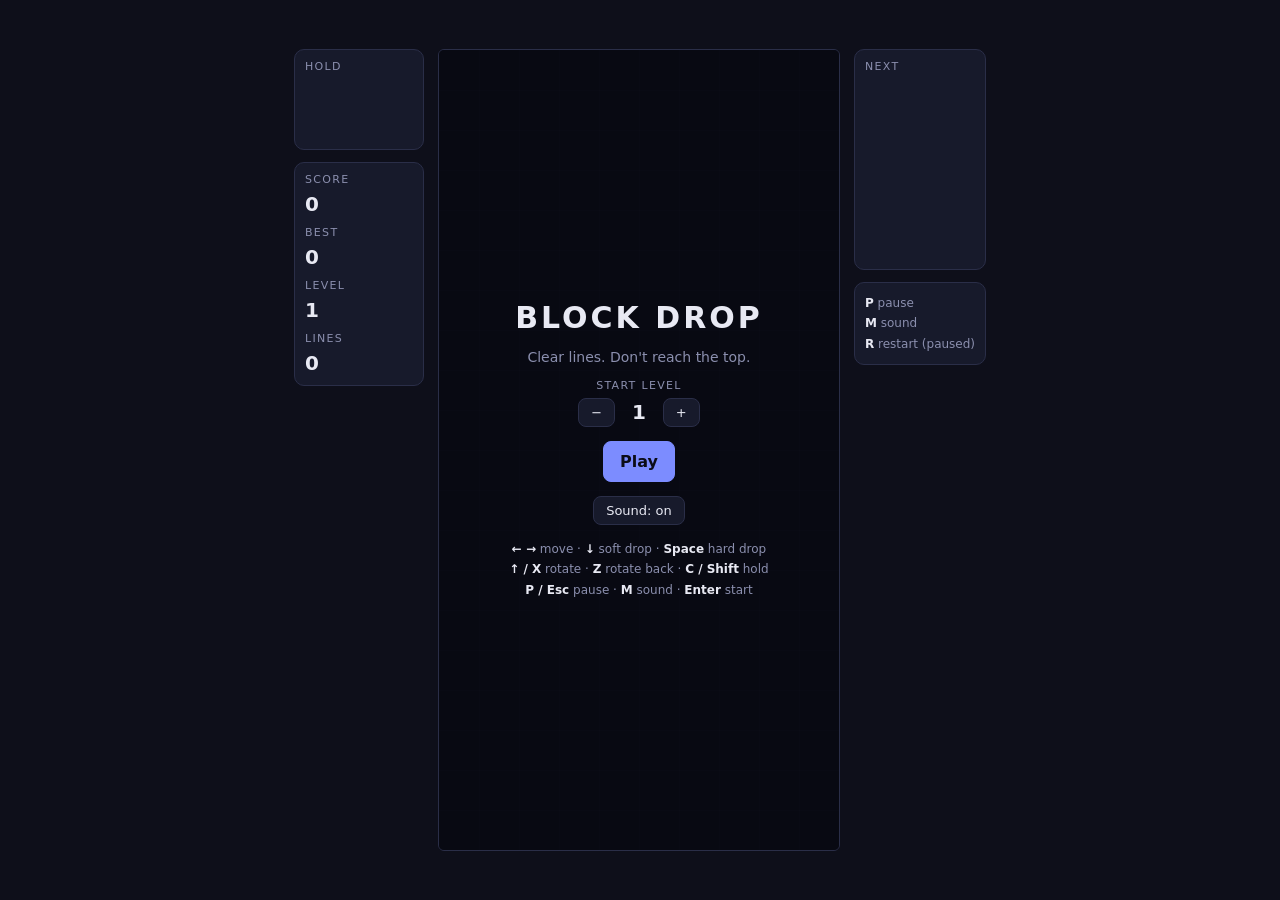
<file: tetris/index.html>
<!doctype html>
<html lang="en">
<head>
<meta charset="utf-8">
<meta name="viewport" content="width=device-width, initial-scale=1, maximum-scale=1, user-scalable=no">
<meta name="theme-color" content="#0e0f1a">
<title>Block Drop</title>
<style>
  :root {
    --bg: #0e0f1a;
    --panel: #171a2b;
    --line: #2a2e48;
    --text: #e8e9f3;
    --muted: #8b8fae;
    --accent: #7c8cff;
    --well: #0a0b14;
  }
  * { box-sizing: border-box; }
  html, body {
    margin: 0; height: 100%;
    background: var(--bg); color: var(--text);
    font-family: system-ui, -apple-system, "Segoe UI", Roboto, sans-serif;
    overflow: hidden; touch-action: none;
    user-select: none; -webkit-user-select: none;
    -webkit-tap-highlight-color: transparent;
  }
  #app {
    height: 100%;
    display: flex; flex-direction: column; align-items: center; justify-content: center;
    gap: 12px; padding: 12px 16px;
  }
  #game { display: flex; gap: 14px; align-items: flex-start; }
  .col { display: flex; flex-direction: column; gap: 12px; }
  #holdBox { grid-area: hold; }
  #statsBox { grid-area: stats; }
  #nextBox { grid-area: next; }
  #miscBox { grid-area: misc; }
  #boardWrap { grid-area: board; }
  .box {
    background: var(--panel); border: 1px solid var(--line); border-radius: 10px;
    padding: 10px; min-width: var(--side-w, 130px);
  }
  .label {
    font-size: 11px; letter-spacing: .12em; text-transform: uppercase;
    color: var(--muted); margin-bottom: 6px;
  }
  .stats { display: grid; gap: 10px; }
  .value { font-size: 20px; font-weight: 700; font-variant-numeric: tabular-nums; }
  canvas { display: block; }
  #boardWrap {
    position: relative; border: 1px solid var(--line); border-radius: 6px;
    overflow: hidden; background: var(--well);
  }
  .keys { font-size: 12px; color: var(--muted); line-height: 1.7; }
  .keys b { color: var(--text); font-weight: 600; }
  .overlay {
    position: absolute; inset: 0;
    display: flex; flex-direction: column; align-items: center; justify-content: center;
    gap: 14px; padding: 16px; text-align: center;
    background: rgba(8, 9, 18, .84);
  }
  .overlay h1 { margin: 0; font-size: 30px; letter-spacing: .1em; }
  .overlay h2 { margin: 0; font-size: 24px; letter-spacing: .08em; }
  .overlay p { margin: 0; color: var(--muted); font-size: 14px; }
  .big { font-size: 34px; font-weight: 800; font-variant-numeric: tabular-nums; }
  .newbest { color: #f4d23c; font-weight: 700; letter-spacing: .08em; }
  .row { display: flex; gap: 10px; align-items: center; justify-content: center; flex-wrap: wrap; }
  .hidden { display: none !important; }
  button {
    font: inherit; color: var(--text); background: var(--panel);
    border: 1px solid var(--line); border-radius: 8px;
    padding: 10px 16px; cursor: pointer;
  }
  button:hover { border-color: var(--accent); }
  button.primary { background: var(--accent); border-color: var(--accent); color: #0b0c18; font-weight: 700; }
  button.small { padding: 6px 12px; font-size: 13px; }
  #lvl { min-width: 2ch; font-weight: 700; font-size: 20px; font-variant-numeric: tabular-nums; }

  /* Touch controls */
  #touch {
    display: grid; grid-template-columns: repeat(4, 1fr); gap: 8px;
    width: min(100%, 420px);
  }
  #touch button {
    height: 54px; padding: 0; font-size: 20px; font-weight: 700;
    touch-action: none;
  }
  #touch button.txt { font-size: 13px; letter-spacing: .08em; }
  #touch button.active { background: var(--line); }

  /* Narrow screens: panels move to a row above the board */
  #app.narrow .col { display: contents; }
  #app.narrow #game {
    display: grid; align-items: start;
    grid-template-columns: auto 1fr auto;
    grid-template-areas: "hold stats next" "board board board";
    gap: 10px;
  }
  #app.narrow #boardWrap { justify-self: center; }
  #app.narrow #miscBox { display: none; }
  #app.narrow .box { min-width: 0; padding: 8px; }
  #app.narrow .stats { grid-template-columns: 1fr 1fr; gap: 6px 10px; }
  #app.narrow .value { font-size: 15px; }
  #app.narrow .label { font-size: 10px; margin-bottom: 2px; }
  .touch-only { display: none; }
  #app.touch .touch-only { display: block; }
  #app.touch .kbd-only { display: none; }
</style>
</head>
<body>
<div id="app">
  <div id="game">
    <div class="col">
    <div class="box" id="holdBox">
      <div class="label">Hold</div>
      <canvas id="hold"></canvas>
    </div>
    <div class="box" id="statsBox">
      <div class="stats">
        <div><div class="label">Score</div><div class="value" id="score">0</div></div>
        <div><div class="label">Best</div><div class="value" id="best">0</div></div>
        <div><div class="label">Level</div><div class="value" id="level">1</div></div>
        <div><div class="label">Lines</div><div class="value" id="lines">0</div></div>
      </div>
    </div>
    </div>
    <div id="boardWrap">
      <canvas id="board"></canvas>

      <div class="overlay" id="menu">
        <h1>BLOCK DROP</h1>
        <p>Clear lines. Don't reach the top.</p>
        <div>
          <div class="label">Start level</div>
          <div class="row">
            <button class="small" id="lvlDown" aria-label="Lower start level">−</button>
            <span id="lvl">1</span>
            <button class="small" id="lvlUp" aria-label="Raise start level">+</button>
          </div>
        </div>
        <button class="primary" id="startBtn">Play</button>
        <button class="small soundBtn">Sound: on</button>
        <div class="keys kbd-only">
          <b>← →</b> move · <b>↓</b> soft drop · <b>Space</b> hard drop<br>
          <b>↑ / X</b> rotate · <b>Z</b> rotate back · <b>C / Shift</b> hold<br>
          <b>P / Esc</b> pause · <b>M</b> sound · <b>Enter</b> start
        </div>
        <div class="keys touch-only">
          Use the buttons below, or on the board:<br>
          <b>tap</b> rotate · <b>drag</b> move · <b>swipe down</b> drop · <b>swipe up</b> hold
        </div>
      </div>

      <div class="overlay hidden" id="paused">
        <h2>PAUSED</h2>
        <button class="primary" id="resumeBtn">Resume</button>
        <button id="restartBtn">Restart</button>
        <button class="small soundBtn">Sound: on</button>
        <button class="small" id="quitBtn">Main menu</button>
      </div>

      <div class="overlay hidden" id="over">
        <h2>GAME OVER</h2>
        <div class="big" id="finalScore">0</div>
        <div class="newbest hidden" id="newBest">NEW BEST!</div>
        <p id="finalInfo"></p>
        <button class="primary" id="againBtn">Play again</button>
        <button class="small" id="menuBtn">Main menu</button>
      </div>
    </div>
    <div class="col">
    <div class="box" id="nextBox">
      <div class="label">Next</div>
      <canvas id="next"></canvas>
    </div>
    <div class="box" id="miscBox">
      <div class="keys">
        <b>P</b> pause<br>
        <b>M</b> sound<br>
        <b>R</b> restart (paused)
      </div>
    </div>
    </div>
  </div>

  <div id="touch" class="hidden">
    <button class="txt" data-act="hold">HOLD</button>
    <button class="txt" data-act="pause">PAUSE</button>
    <button data-act="ccw" aria-label="Rotate left">⟲</button>
    <button data-act="cw" aria-label="Rotate right">⟳</button>
    <button data-act="left" aria-label="Move left">◀</button>
    <button data-act="right" aria-label="Move right">▶</button>
    <button data-act="down" aria-label="Soft drop">▼</button>
    <button class="txt" data-act="drop">DROP</button>
  </div>
</div>

<script>
(() => {
  'use strict';

  // ---------- Constants ----------
  const COLS = 10, ROWS = 22, HIDDEN = 2, VISIBLE = ROWS - HIDDEN;
  const LOCK_MS = 500, MAX_RESETS = 15, CLEAR_MS = 220;
  const DAS_MS = 140, ARR_MS = 40, SOFT_MS = 30;
  const MAX_LEVEL = 20, NEXT_COUNT = 3;

  const TYPES = ['I', 'J', 'L', 'O', 'S', 'T', 'Z'];
  const SHAPES = {
    I: [[0,0,0,0],[1,1,1,1],[0,0,0,0],[0,0,0,0]],
    J: [[1,0,0],[1,1,1],[0,0,0]],
    L: [[0,0,1],[1,1,1],[0,0,0]],
    O: [[1,1],[1,1]],
    S: [[0,1,1],[1,1,0],[0,0,0]],
    T: [[0,1,0],[1,1,1],[0,0,0]],
    Z: [[1,1,0],[0,1,1],[0,0,0]],
  };
  const COLORS = {
    I: '#3fd0e0', J: '#4a6cf7', L: '#f39a3c', O: '#f4d23c',
    S: '#4cd06a', T: '#b05cf0', Z: '#f0506a',
  };

  // Rotation states 0, R, 2, L as lists of [col, row] cells.
  const rotateCW = m => m.map((row, r) => row.map((_, c) => m[m.length - 1 - c][r]));
  const ROTATIONS = {};
  for (const t of TYPES) {
    const mats = [SHAPES[t]];
    for (let i = 1; i < 4; i++) mats.push(rotateCW(mats[i - 1]));
    ROTATIONS[t] = mats.map(m => {
      const cells = [];
      m.forEach((row, r) => row.forEach((v, c) => { if (v) cells.push([c, r]); }));
      return cells;
    });
  }

  // SRS wall kicks, (x, y) with y pointing up.
  const KICKS = {
    '0>1': [[0,0],[-1,0],[-1,1],[0,-2],[-1,-2]],
    '1>0': [[0,0],[1,0],[1,-1],[0,2],[1,2]],
    '1>2': [[0,0],[1,0],[1,-1],[0,2],[1,2]],
    '2>1': [[0,0],[-1,0],[-1,1],[0,-2],[-1,-2]],
    '2>3': [[0,0],[1,0],[1,1],[0,-2],[1,-2]],
    '3>2': [[0,0],[-1,0],[-1,-1],[0,2],[-1,2]],
    '3>0': [[0,0],[-1,0],[-1,-1],[0,2],[-1,2]],
    '0>3': [[0,0],[1,0],[1,1],[0,-2],[1,-2]],
  };
  const KICKS_I = {
    '0>1': [[0,0],[-2,0],[1,0],[-2,-1],[1,2]],
    '1>0': [[0,0],[2,0],[-1,0],[2,1],[-1,-2]],
    '1>2': [[0,0],[-1,0],[2,0],[-1,2],[2,-1]],
    '2>1': [[0,0],[1,0],[-2,0],[1,-2],[-2,1]],
    '2>3': [[0,0],[2,0],[-1,0],[2,1],[-1,-2]],
    '3>2': [[0,0],[-2,0],[1,0],[-2,-1],[1,2]],
    '3>0': [[0,0],[1,0],[-2,0],[1,-2],[-2,1]],
    '0>3': [[0,0],[-1,0],[2,0],[-1,2],[2,-1]],
  };

  // ---------- Storage (may be unavailable) ----------
  const store = {
    get(k) { try { return localStorage.getItem('blockdrop.' + k); } catch (e) { return null; } },
    set(k, v) { try { localStorage.setItem('blockdrop.' + k, String(v)); } catch (e) {} },
  };

  // ---------- Sound ----------
  let audioCtx = null;
  let muted = store.get('muted') === '1';
  function tone(freq, dur, type = 'square', vol = 0.04, slideTo) {
    if (muted) return;
    try {
      if (!audioCtx) audioCtx = new (window.AudioContext || window.webkitAudioContext)();
      if (audioCtx.state === 'suspended') audioCtx.resume();
      const t = audioCtx.currentTime;
      const o = audioCtx.createOscillator(), g = audioCtx.createGain();
      o.type = type;
      o.frequency.setValueAtTime(freq, t);
      if (slideTo) o.frequency.exponentialRampToValueAtTime(slideTo, t + dur);
      g.gain.setValueAtTime(vol, t);
      g.gain.exponentialRampToValueAtTime(0.0001, t + dur);
      o.connect(g).connect(audioCtx.destination);
      o.start(t);
      o.stop(t + dur + 0.02);
    } catch (e) {}
  }
  const sfx = {
    move:   () => tone(220, 0.035, 'square', 0.012),
    rotate: () => tone(440, 0.05, 'square', 0.018),
    lock:   () => tone(140, 0.08, 'triangle', 0.06),
    hard:   () => tone(200, 0.12, 'triangle', 0.08, 80),
    hold:   () => tone(330, 0.08, 'sine', 0.05, 520),
    clear:  n => {
      const notes = [523, 659, 784, 1047];
      for (let i = 0; i < n; i++) setTimeout(() => tone(notes[i], 0.13, 'square', 0.03), i * 60);
    },
    level:  () => [392, 523, 659, 784].forEach((f, i) => setTimeout(() => tone(f, 0.1, 'triangle', 0.05), i * 70)),
    over:   () => tone(320, 0.7, 'sawtooth', 0.04, 55),
  };

  // ---------- DOM ----------
  const $ = id => document.getElementById(id);
  const app = $('app');
  const boardCv = $('board'), holdCv = $('hold'), nextCv = $('next');
  let bctx, hctx, nctx;
  const el = {
    score: $('score'), best: $('best'), level: $('level'), lines: $('lines'),
    menu: $('menu'), paused: $('paused'), over: $('over'),
    finalScore: $('finalScore'), finalInfo: $('finalInfo'), newBest: $('newBest'),
    lvl: $('lvl'), touch: $('touch'),
  };

  // ---------- Game state ----------
  let board, cur = null, holdType = null, canHold = true, queue = [], bag = [];
  let score, lines, level, combo, b2b;
  let dropAcc = 0, lockTimer = 0, lockResets = 0, lowestY = 0;
  let clearing = null;
  let state = 'menu'; // menu | playing | paused | over
  let best = parseInt(store.get('best'), 10) || 0;
  let startLevel = Math.min(15, Math.max(1, parseInt(store.get('startLevel'), 10) || 1));
  let popups = [];
  const held = { left: false, right: false, down: false };
  const das = { dir: 0, t: 0 };

  const emptyRow = () => Array(COLS).fill(null);
  const emptyBoard = () => Array.from({ length: ROWS }, emptyRow);
  board = emptyBoard();

  function collide(type, rot, x, y) {
    for (const [c, r] of ROTATIONS[type][rot]) {
      const bx = x + c, by = y + r;
      if (bx < 0 || bx >= COLS || by >= ROWS) return true;
      if (by >= 0 && board[by][bx]) return true;
    }
    return false;
  }

  function nextFromBag() {
    if (!bag.length) {
      bag = TYPES.slice();
      for (let i = bag.length - 1; i > 0; i--) {
        const j = Math.floor(Math.random() * (i + 1));
        [bag[i], bag[j]] = [bag[j], bag[i]];
      }
    }
    return bag.pop();
  }

  function gravityMs() {
    const l = level - 1;
    return 1000 * Math.pow(0.8 - l * 0.007, l);
  }

  function spawn(type) {
    const cells = ROTATIONS[type][0];
    const maxR = Math.max(...cells.map(([, r]) => r));
    const size = SHAPES[type].length;
    cur = { type, rot: 0, x: Math.floor((COLS - size) / 2), y: HIDDEN - maxR };
    if (collide(type, 0, cur.x, cur.y)) {
      cur.y--;
      if (collide(type, 0, cur.x, cur.y)) { gameOver(); return; }
    }
    dropAcc = 0; lockTimer = 0; lockResets = 0; lowestY = cur.y;
  }

  function spawnNext() {
    spawn(queue.shift());
    while (queue.length < NEXT_COUNT) queue.push(nextFromBag());
  }

  const active = () => state === 'playing' && !clearing && cur;

  function onManipulate() {
    if (lockTimer > 0 && lockResets < MAX_RESETS) { lockTimer = 0; lockResets++; }
  }

  function onDescend() {
    if (cur.y > lowestY) { lowestY = cur.y; lockResets = 0; }
    lockTimer = 0;
  }

  function tryMove(dx, dy) {
    if (collide(cur.type, cur.rot, cur.x + dx, cur.y + dy)) return false;
    cur.x += dx; cur.y += dy;
    if (dy > 0) onDescend(); else onManipulate();
    return true;
  }

  function rotate(dir) {
    if (cur.type === 'O') return;
    const from = cur.rot, to = (from + dir + 4) % 4;
    const kicks = (cur.type === 'I' ? KICKS_I : KICKS)[from + '>' + to];
    for (const [kx, ky] of kicks) {
      if (!collide(cur.type, to, cur.x + kx, cur.y - ky)) {
        cur.x += kx; cur.y -= ky; cur.rot = to;
        if (cur.y > lowestY) { lowestY = cur.y; lockResets = 0; }
        onManipulate();
        sfx.rotate();
        return;
      }
    }
  }

  function ghostY() {
    let y = cur.y;
    while (!collide(cur.type, cur.rot, cur.x, y + 1)) y++;
    return y;
  }

  function hardDrop() {
    const gy = ghostY();
    score += (gy - cur.y) * 2;
    cur.y = gy;
    sfx.hard();
    lock(false);
  }

  function hold() {
    if (!canHold) return;
    const t = cur.type;
    if (holdType) { const h = holdType; holdType = t; spawn(h); }
    else { holdType = t; spawnNext(); }
    canHold = false;
    sfx.hold();
  }

  function lock(withSound = true) {
    let allHidden = true;
    for (const [c, r] of ROTATIONS[cur.type][cur.rot]) {
      const bx = cur.x + c, by = cur.y + r;
      if (by >= 0) board[by][bx] = cur.type;
      if (by >= HIDDEN) allHidden = false;
    }
    cur = null;
    canHold = true;
    lockTimer = 0;
    if (allHidden) { gameOver(); return; }

    const full = [];
    for (let r = 0; r < ROWS; r++) if (board[r].every(Boolean)) full.push(r);
    if (full.length) {
      scoreClear(full.length);
      clearing = { rows: full, t: 0 };
      sfx.clear(full.length);
    } else {
      combo = -1;
      if (withSound) sfx.lock();
      spawnNext();
    }
  }

  function scoreClear(n) {
    combo++;
    let pts = [0, 100, 300, 500, 800][n] * level;
    const names = [null, null, 'DOUBLE', 'TRIPLE', 'TETRIS!'];
    if (n === 4) {
      if (b2b) { pts = Math.floor(pts * 1.5); popup('BACK-TO-BACK'); }
      b2b = true;
    } else {
      b2b = false;
    }
    if (names[n]) popup(names[n]);
    if (combo > 0) { pts += 50 * combo * level; popup('COMBO ×' + combo); }
    score += pts;
  }

  function finishClear() {
    const rows = new Set(clearing.rows);
    board = board.filter((_, r) => !rows.has(r));
    while (board.length < ROWS) board.unshift(emptyRow());
    const prevLevel = level;
    lines += rows.size;
    level = Math.min(MAX_LEVEL, startLevel + Math.floor(lines / 10));
    if (level > prevLevel) { popup('LEVEL ' + level); sfx.level(); }
    if (board.every(row => row.every(v => !v))) { score += 2000 * prevLevel; popup('ALL CLEAR!'); }
    clearing = null;
    spawnNext();
  }

  function popup(text) {
    popups.push({ text, life: 0 });
  }

  // ---------- Flow ----------
  function showOverlay(name) {
    for (const k of ['menu', 'paused', 'over']) el[k].classList.toggle('hidden', k !== name);
  }

  function newGame() {
    board = emptyBoard();
    score = 0; lines = 0; level = startLevel; combo = -1; b2b = false;
    holdType = null; canHold = true; bag = []; queue = []; popups = []; clearing = null;
    while (queue.length < NEXT_COUNT) queue.push(nextFromBag());
    state = 'playing';
    showOverlay(null);
    spawnNext();
  }

  function pause() {
    if (state !== 'playing') return;
    state = 'paused';
    releaseAll();
    showOverlay('paused');
  }

  function resume() {
    if (state !== 'paused') return;
    state = 'playing';
    showOverlay(null);
  }

  function toMenu() {
    state = 'menu';
    board = emptyBoard(); cur = null; holdType = null; queue = []; popups = []; clearing = null;
    releaseAll();
    showOverlay('menu');
  }

  function gameOver() {
    state = 'over';
    releaseAll();
    const isBest = score > best;
    if (isBest) { best = score; store.set('best', best); }
    el.finalScore.textContent = score.toLocaleString();
    el.newBest.classList.toggle('hidden', !isBest || score === 0);
    el.finalInfo.textContent = `Level ${level} · ${lines} line${lines === 1 ? '' : 's'}`;
    showOverlay('over');
    sfx.over();
  }

  function toggleMute() {
    muted = !muted;
    store.set('muted', muted ? '1' : '0');
    updateSoundButtons();
    if (!muted) sfx.rotate();
  }

  function updateSoundButtons() {
    document.querySelectorAll('.soundBtn').forEach(b => { b.textContent = 'Sound: ' + (muted ? 'off' : 'on'); });
  }

  function setStartLevel(v) {
    startLevel = Math.min(15, Math.max(1, v));
    el.lvl.textContent = startLevel;
    store.set('startLevel', startLevel);
  }

  // ---------- Input ----------
  function press(act) {
    switch (act) {
      case 'pause':
        if (state === 'playing') pause(); else if (state === 'paused') resume();
        return;
      case 'mute': toggleMute(); return;
      case 'enter':
        if (state === 'menu' || state === 'over') newGame(); else if (state === 'paused') resume();
        return;
      case 'restart':
        if (state === 'paused' || state === 'over') newGame();
        return;
      case 'left': case 'right': {
        held[act] = true;
        das.dir = act === 'left' ? -1 : 1;
        das.t = 0;
        if (active() && tryMove(das.dir, 0)) sfx.move();
        return;
      }
      case 'down':
        held.down = true;
        if (active() && tryMove(0, 1)) { score += 1; dropAcc = 0; }
        return;
    }
    if (!active()) return;
    if (act === 'cw') rotate(1);
    else if (act === 'ccw') rotate(-1);
    else if (act === 'drop') hardDrop();
    else if (act === 'hold') hold();
  }

  function release(act) {
    if (act === 'left' || act === 'right') {
      held[act] = false;
      const d = act === 'left' ? -1 : 1;
      if (das.dir === d) {
        const other = act === 'left' ? 'right' : 'left';
        das.dir = held[other] ? -d : 0;
        das.t = 0;
      }
    } else if (act === 'down') {
      held.down = false;
    }
  }

  function releaseAll() {
    held.left = held.right = held.down = false;
    das.dir = 0; das.t = 0;
    document.querySelectorAll('#touch button.active').forEach(b => b.classList.remove('active'));
  }

  const KEYMAP = {
    ArrowLeft: 'left', KeyA: 'left',
    ArrowRight: 'right', KeyD: 'right',
    ArrowDown: 'down', KeyS: 'down',
    Space: 'drop',
    ArrowUp: 'cw', KeyX: 'cw', KeyW: 'cw',
    KeyZ: 'ccw', ControlLeft: 'ccw', ControlRight: 'ccw',
    KeyC: 'hold', ShiftLeft: 'hold', ShiftRight: 'hold',
    KeyP: 'pause', Escape: 'pause',
    KeyM: 'mute', KeyR: 'restart', Enter: 'enter', NumpadEnter: 'enter',
  };

  window.addEventListener('keydown', e => {
    const act = KEYMAP[e.code];
    if (!act) return;
    e.preventDefault();
    if (e.repeat) return;
    press(act);
  });
  window.addEventListener('keyup', e => {
    const act = KEYMAP[e.code];
    if (act) release(act);
  });
  window.addEventListener('blur', () => { pause(); releaseAll(); });
  document.addEventListener('visibilitychange', () => { if (document.hidden) pause(); });

  // On-screen buttons
  document.querySelectorAll('#touch button').forEach(btn => {
    const act = btn.dataset.act;
    btn.addEventListener('pointerdown', e => {
      e.preventDefault();
      try { btn.setPointerCapture(e.pointerId); } catch (_) {}
      btn.classList.add('active');
      press(act);
    });
    const up = () => { btn.classList.remove('active'); release(act); };
    btn.addEventListener('pointerup', up);
    btn.addEventListener('pointercancel', up);
    btn.addEventListener('contextmenu', e => e.preventDefault());
  });

  // Gestures on the board: tap rotate, drag move, swipe down drop, swipe up hold
  let drag = null;
  boardCv.addEventListener('pointerdown', e => {
    if (state !== 'playing') return;
    drag = { id: e.pointerId, x0: e.clientX, y0: e.clientY, lx: e.clientX, t: performance.now(), moved: false };
    try { boardCv.setPointerCapture(e.pointerId); } catch (_) {}
  });
  boardCv.addEventListener('pointermove', e => {
    if (!drag || e.pointerId !== drag.id || !active()) return;
    const step = cell * 0.9;
    while (e.clientX - drag.lx >= step) { tryMove(1, 0); drag.lx += step; drag.moved = true; }
    while (drag.lx - e.clientX >= step) { tryMove(-1, 0); drag.lx -= step; drag.moved = true; }
  });
  boardCv.addEventListener('pointerup', e => {
    if (!drag || e.pointerId !== drag.id) return;
    const dx = e.clientX - drag.x0, dy = e.clientY - drag.y0;
    const dt = performance.now() - drag.t;
    drag = null;
    if (!active()) return;
    if (dy > 50 && Math.abs(dy) > Math.abs(dx) * 1.5 && dt < 400) hardDrop();
    else if (dy < -50 && Math.abs(dy) > Math.abs(dx) * 1.5 && dt < 400) hold();
    else if (Math.abs(dx) < 10 && Math.abs(dy) < 10 && dt < 300) rotate(1);
  });
  boardCv.addEventListener('pointercancel', () => { drag = null; });

  // Overlay buttons
  $('startBtn').addEventListener('click', newGame);
  $('againBtn').addEventListener('click', newGame);
  $('resumeBtn').addEventListener('click', resume);
  $('restartBtn').addEventListener('click', newGame);
  $('quitBtn').addEventListener('click', toMenu);
  $('menuBtn').addEventListener('click', toMenu);
  $('lvlDown').addEventListener('click', () => setStartLevel(startLevel - 1));
  $('lvlUp').addEventListener('click', () => setStartLevel(startLevel + 1));
  document.querySelectorAll('.soundBtn').forEach(b => b.addEventListener('click', toggleMute));
  // Keep keyboard focus off buttons so Space/Enter always go to the game
  document.querySelectorAll('button').forEach(b => b.addEventListener('mouseup', () => b.blur()));

  // ---------- Update ----------
  function update(dt) {
    for (const p of popups) p.life += dt;
    popups = popups.filter(p => p.life < 1100);

    if (state !== 'playing') return;
    if (clearing) {
      clearing.t += dt;
      if (clearing.t >= CLEAR_MS) finishClear();
      return;
    }
    if (!cur) return;

    // Auto-repeat for held left/right
    if (das.dir) {
      das.t += dt;
      while (das.t >= DAS_MS + ARR_MS) {
        das.t -= ARR_MS;
        if (!tryMove(das.dir, 0)) { das.t = DAS_MS; break; }
      }
    }

    // Gravity (faster while soft dropping)
    const soft = held.down;
    const g = soft ? Math.min(gravityMs(), SOFT_MS) : gravityMs();
    dropAcc += dt;
    while (dropAcc >= g) {
      dropAcc -= g;
      if (tryMove(0, 1)) { if (soft) score += 1; }
      else { dropAcc = 0; break; }
    }

    // Lock delay
    if (collide(cur.type, cur.rot, cur.x, cur.y + 1)) {
      lockTimer += dt;
      if (lockTimer >= LOCK_MS) lock();
    } else {
      lockTimer = 0;
    }
  }

  // ---------- Rendering ----------
  let cell = 30, pcell = 16;

  function drawBlock(ctx, x, y, s, color, alpha = 1) {
    ctx.globalAlpha = alpha;
    ctx.fillStyle = color;
    ctx.fillRect(x + 1, y + 1, s - 2, s - 2);
    const hi = Math.max(2, Math.round(s * 0.16));
    ctx.fillStyle = 'rgba(255,255,255,0.3)';
    ctx.fillRect(x + 1, y + 1, s - 2, hi);
    ctx.fillStyle = 'rgba(0,0,0,0.25)';
    ctx.fillRect(x + 1, y + s - 1 - hi, s - 2, hi);
    ctx.globalAlpha = 1;
  }

  function drawPreview(ctx, type, cx, cy, s, alpha = 1) {
    const cells = ROTATIONS[type][0];
    const cs = cells.map(([c]) => c), rs = cells.map(([, r]) => r);
    const minC = Math.min(...cs), maxC = Math.max(...cs), minR = Math.min(...rs), maxR = Math.max(...rs);
    const ox = cx - ((maxC - minC + 1) * s) / 2 - minC * s;
    const oy = cy - ((maxR - minR + 1) * s) / 2 - minR * s;
    for (const [c, r] of cells) drawBlock(ctx, ox + c * s, oy + r * s, s, COLORS[type], alpha);
  }

  function renderBoard() {
    const s = cell, W = COLS * s, H = VISIBLE * s, ctx = bctx;
    ctx.clearRect(0, 0, W, H);

    ctx.strokeStyle = 'rgba(255,255,255,0.045)';
    ctx.lineWidth = 1;
    ctx.beginPath();
    for (let c = 1; c < COLS; c++) { ctx.moveTo(c * s + 0.5, 0); ctx.lineTo(c * s + 0.5, H); }
    for (let r = 1; r < VISIBLE; r++) { ctx.moveTo(0, r * s + 0.5); ctx.lineTo(W, r * s + 0.5); }
    ctx.stroke();

    for (let r = HIDDEN; r < ROWS; r++) {
      for (let c = 0; c < COLS; c++) {
        const t = board[r][c];
        if (t) drawBlock(ctx, c * s, (r - HIDDEN) * s, s, state === 'over' ? '#4a4e6a' : COLORS[t]);
      }
    }

    if (clearing) {
      const p = clearing.t / CLEAR_MS;
      for (const r of clearing.rows) {
        if (r < HIDDEN) continue;
        const y = (r - HIDDEN) * s;
        ctx.fillStyle = `rgba(255,255,255,${0.9 * (1 - p)})`;
        ctx.fillRect(0, y, W, s);
        const w = W * p;
        ctx.clearRect((W - w) / 2, y, w, s);
      }
    }

    if (cur && state !== 'over') {
      const color = COLORS[cur.type];
      const gy = ghostY();
      if (gy !== cur.y) {
        ctx.strokeStyle = color;
        ctx.globalAlpha = 0.5;
        ctx.lineWidth = 2;
        for (const [c, r] of ROTATIONS[cur.type][cur.rot]) {
          const y = (gy + r - HIDDEN) * s;
          if (y >= 0) ctx.strokeRect((cur.x + c) * s + 2, y + 2, s - 4, s - 4);
        }
        ctx.globalAlpha = 1;
      }
      for (const [c, r] of ROTATIONS[cur.type][cur.rot]) {
        drawBlock(ctx, (cur.x + c) * s, (cur.y + r - HIDDEN) * s, s, color);
      }
    }

    // Popups
    ctx.textAlign = 'center';
    ctx.textBaseline = 'middle';
    popups.forEach((p, i) => {
      const k = p.life / 1100;
      ctx.globalAlpha = k < 0.7 ? 1 : 1 - (k - 0.7) / 0.3;
      ctx.font = `800 ${Math.round(s * 0.85)}px system-ui, sans-serif`;
      const y = H * 0.32 + i * s * 1.1 - k * s * 1.5;
      ctx.lineWidth = 4;
      ctx.strokeStyle = 'rgba(0,0,0,0.7)';
      ctx.strokeText(p.text, W / 2, y);
      ctx.fillStyle = '#fff';
      ctx.fillText(p.text, W / 2, y);
    });
    ctx.globalAlpha = 1;
  }

  function renderSide() {
    const s = pcell;
    hctx.clearRect(0, 0, holdCv.width, holdCv.height);
    if (holdType) drawPreview(hctx, holdType, (s * 5) / 2, (s * 3) / 2, s, canHold ? 1 : 0.3);

    nctx.clearRect(0, 0, nextCv.width, nextCv.height);
    queue.slice(0, NEXT_COUNT).forEach((t, i) => {
      drawPreview(nctx, t, (s * 5) / 2, s * 1.5 + i * s * 3, s, i === 0 ? 1 : 0.75);
    });

    setText(el.score, (score || 0).toLocaleString());
    setText(el.best, Math.max(best, score || 0).toLocaleString());
    setText(el.level, level || startLevel);
    setText(el.lines, lines || 0);
  }

  function setText(node, v) {
    v = String(v);
    if (node.textContent !== v) node.textContent = v;
  }

  // ---------- Layout ----------
  const coarse = window.matchMedia && window.matchMedia('(pointer: coarse)').matches;

  function sizeCanvas(cv, w, h) {
    const dpr = window.devicePixelRatio || 1;
    cv.style.width = w + 'px';
    cv.style.height = h + 'px';
    cv.width = Math.round(w * dpr);
    cv.height = Math.round(h * dpr);
    const ctx = cv.getContext('2d');
    ctx.setTransform(dpr, 0, 0, dpr, 0, 0);
    return ctx;
  }

  function layout() {
    const W = window.innerWidth, H = window.innerHeight;
    const narrow = W < 640 || W < H * 0.75;
    const touch = coarse || narrow;
    app.classList.toggle('narrow', narrow);
    app.classList.toggle('touch', touch);
    el.touch.classList.toggle('hidden', !touch);
    const controlsH = touch ? 54 * 2 + 8 + 12 : 0;

    if (narrow) {
      pcell = W < 380 ? 9 : 11;
      const topH = pcell * 3 * NEXT_COUNT + 40;
      cell = Math.floor(Math.min((H - 24 - topH - 10 - controlsH) / VISIBLE, (W - 32) / COLS));
    } else {
      pcell = H < 700 ? 16 : 20;
      const sideW = Math.max(130, pcell * 5 + 22);
      app.style.setProperty('--side-w', sideW + 'px');
      cell = Math.floor(Math.min((H - 24 - controlsH) / VISIBLE, (W - 32 - sideW * 2 - 28) / COLS));
    }
    cell = Math.max(12, Math.min(cell, 40));

    bctx = sizeCanvas(boardCv, COLS * cell, VISIBLE * cell);
    hctx = sizeCanvas(holdCv, pcell * 5, pcell * 3);
    nctx = sizeCanvas(nextCv, pcell * 5, pcell * 3 * NEXT_COUNT);
  }

  window.addEventListener('resize', layout);

  // ---------- Main loop ----------
  let last = performance.now();
  function frame(now) {
    const dt = Math.min(now - last, 100);
    last = now;
    update(dt);
    renderBoard();
    renderSide();
    requestAnimationFrame(frame);
  }

  layout();
  setStartLevel(startLevel);
  updateSoundButtons();
  showOverlay('menu');
  requestAnimationFrame(frame);
})();
</script>
</body>
</html>
</file>
